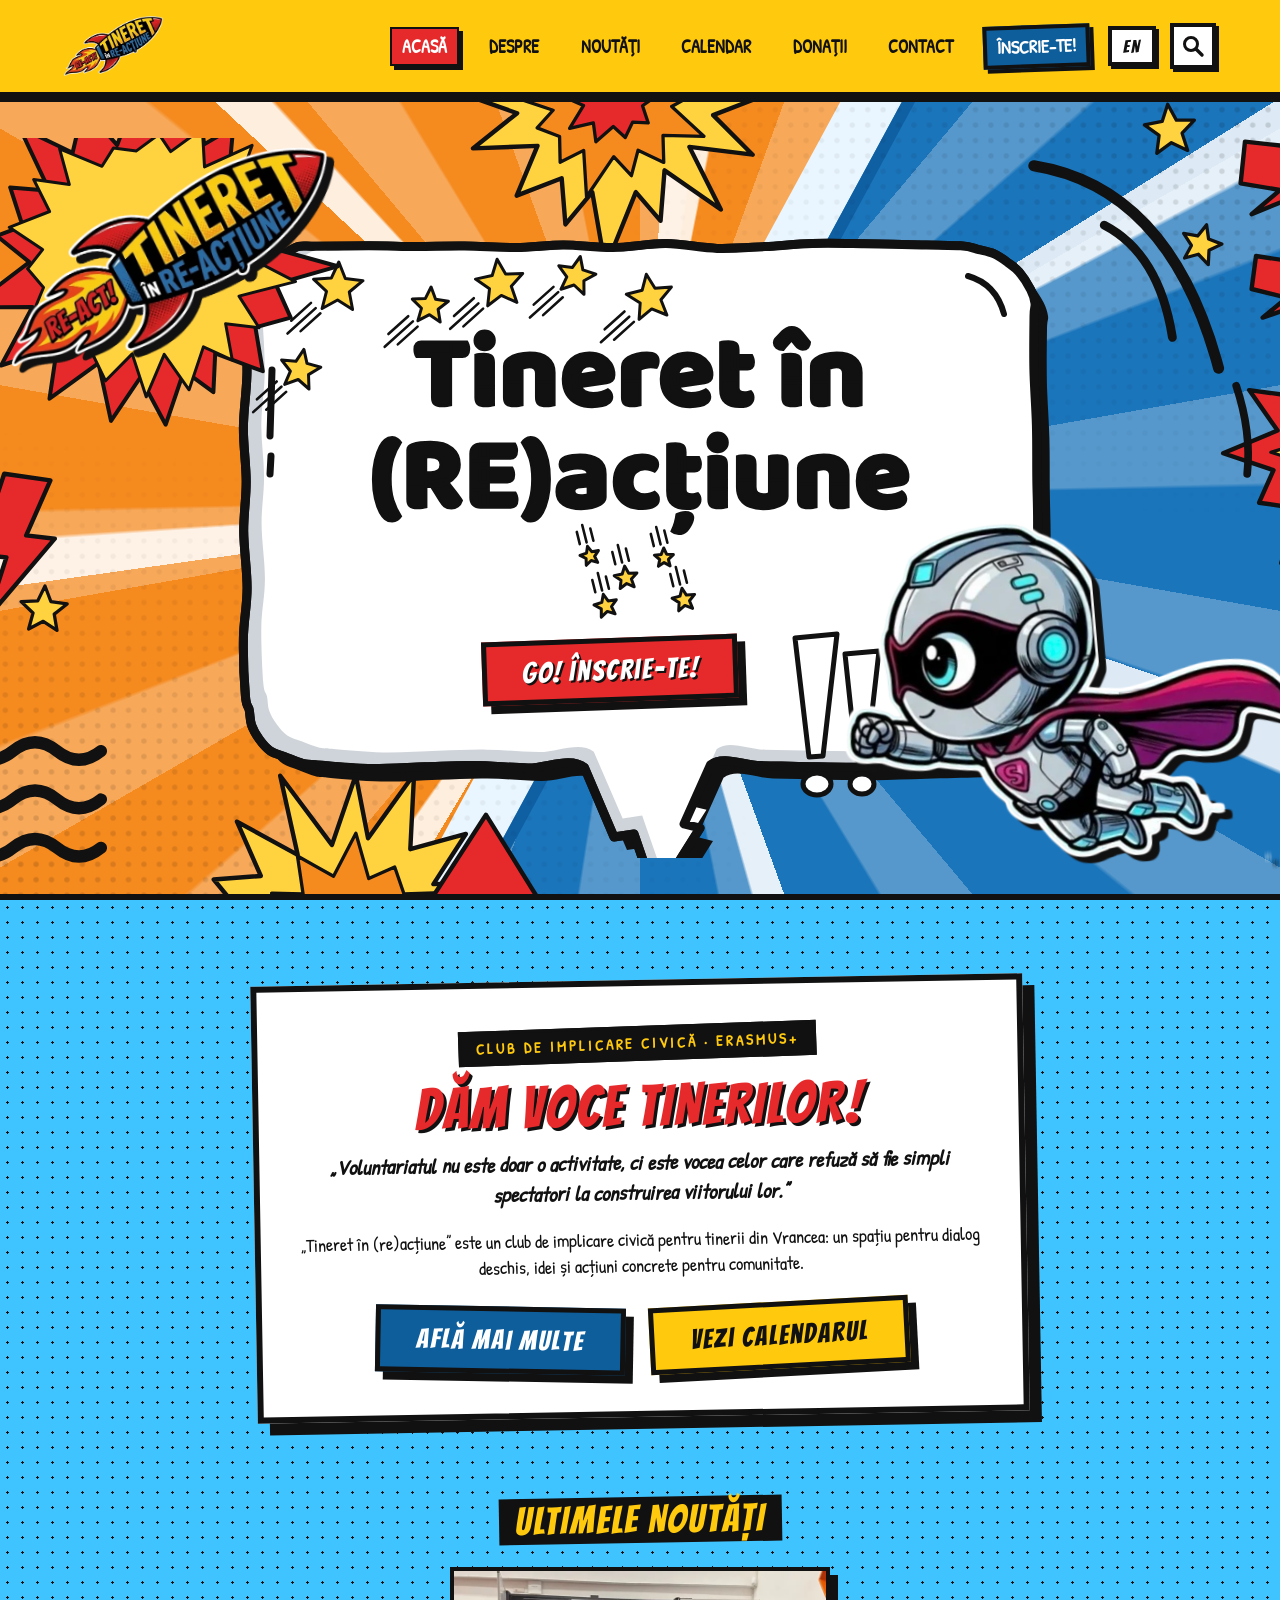
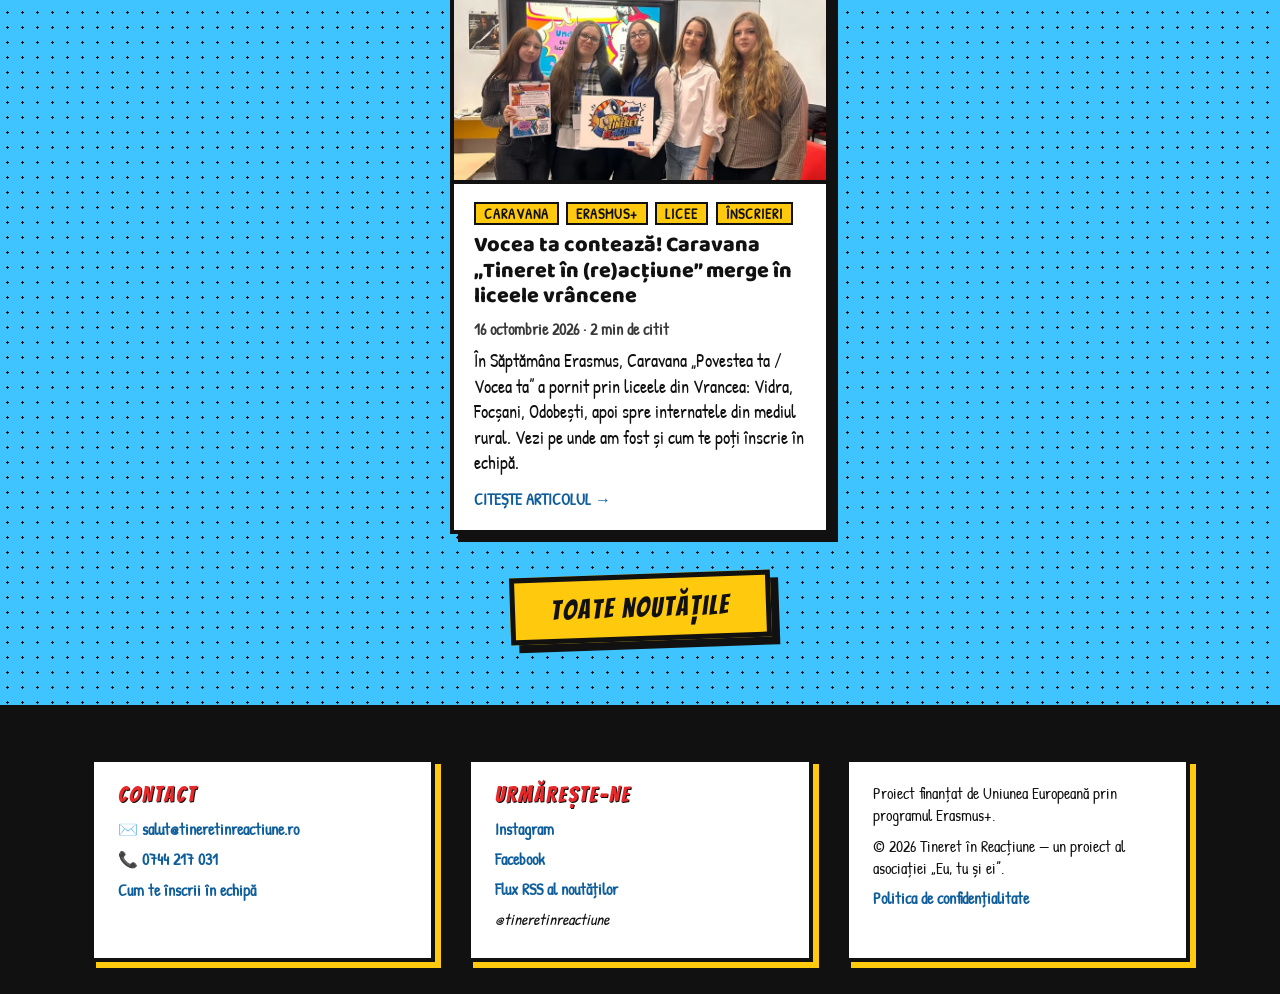
<file: index.html>
<!DOCTYPE html>
<html lang="ro">
<head>
    <meta charset="UTF-8">
    <meta name="viewport" content="width=device-width, initial-scale=1.0, viewport-fit=cover">
    <meta http-equiv="Content-Security-Policy" content="default-src 'self'; script-src 'self'; style-src 'self' 'unsafe-inline'; font-src 'self'; img-src 'self'; connect-src 'self' https://api.web3forms.com; object-src 'none'; base-uri 'self'; form-action 'self' mailto:; manifest-src 'self'; worker-src 'self'">
    <meta name="referrer" content="strict-origin-when-cross-origin">
    <title data-i18n="meta.title.index">Tineret în Reacțiune - Dăm Voce Tinerilor!</title>
    <meta name="description" content="Tineret în Reacțiune este un club de implicare civică pentru tinerii din Vrancea, finanțat prin programul Erasmus+. Alătură-te echipei și fă-ți vocea auzită!" data-i18n-attr="content:meta.desc.index">
    <link rel="canonical" href="https://tineretinreactiune.ro/">
    <meta property="og:type" content="website">
    <meta property="og:site_name" content="Tineret în Reacțiune">
    <meta property="og:locale" content="ro_RO">
    <meta property="og:url" content="https://tineretinreactiune.ro/">
    <meta property="og:title" content="Tineret în Reacțiune - Dăm Voce Tinerilor!">
    <meta property="og:description" content="Club de implicare civică pentru tinerii din Vrancea, finanțat prin programul Erasmus+.">
    <meta property="og:image" content="https://tineretinreactiune.ro/og-image.png">
    <meta property="og:image:width" content="1200">
    <meta property="og:image:height" content="630">
    <meta name="twitter:card" content="summary_large_image">
    <meta name="theme-color" content="#FFC90E">
    <link rel="manifest" href="manifest.webmanifest">
    <link rel="icon" type="image/png" href="favicon.png">
    <link rel="apple-touch-icon" href="apple-touch-icon.png">
    <link rel="alternate" type="application/rss+xml" title="Noutăți - Tineret în Reacțiune" href="https://tineretinreactiune.ro/feed.xml">
    <link rel="preload" href="fonts/baloo-2-800-latin.woff2" as="font" type="font/woff2" crossorigin>
    <link rel="preload" href="fonts/bangers-400-latin.woff2" as="font" type="font/woff2" crossorigin>
    <link rel="preload" href="logo-tineret.webp" as="image" type="image/webp">
    <link rel="stylesheet" href="style.css">
    <script src="lang-init.js"></script>
    <noscript><style>.comic-pop{opacity:1 !important;scale:none !important;rotate:none !important}</style></noscript>
    <script type="application/ld+json">
    {
        "@context": "https://schema.org",
        "@type": "WebSite",
        "name": "Tineret în Reacțiune",
        "alternateName": ["Tineret in Reactiune", "Tineret în (re)acțiune", "tineretinreactiune.ro"],
        "url": "https://tineretinreactiune.ro/",
        "inLanguage": "ro"
    }
    </script>
    <script type="application/ld+json">
    {
        "@context": "https://schema.org",
        "@type": "NGO",
        "name": "Tineret în Reacțiune",
        "alternateName": ["Tineret în (re)acțiune", "Tineret in Reactiune"],
        "description": "Club de implicare civică pentru tinerii din Vrancea, finanțat prin programul Erasmus+.",
        "url": "https://tineretinreactiune.ro/",
        "logo": "https://tineretinreactiune.ro/logo-tineret.png",
        "image": "https://tineretinreactiune.ro/og-image.png",
        "email": "salut@tineretinreactiune.ro",
        "telephone": "+40744217031",
        "address": {
            "@type": "PostalAddress",
            "addressLocality": "Focșani",
            "addressRegion": "Vrancea",
            "addressCountry": "RO"
        },
        "sameAs": [
            "https://instagram.com/tineretinreactiune",
            "https://facebook.com/tineretinreactiune"
        ],
        "parentOrganization": {
            "@type": "NGO",
            "name": "Asociația „Eu, tu și ei”",
            "taxID": "11721533"
        }
    }
    </script>
</head>
<body class="pop-art-bg" data-page="index">

    <a href="#main" class="skip-link" data-i18n="a11y.skip">Sari la conținut</a>

    <header class="pop-header" id="site-header"></header>

    <main id="main">
        <section class="hero-e" id="hero" aria-labelledby="hero-title">
            <div class="hero-bg" aria-hidden="true">
                <svg class="hero-layer" viewBox="0 0 1280 720" preserveAspectRatio="xMidYMid slice" aria-hidden="true" focusable="false"><rect width="1280" height="720" fill="#F58A1F"/><polygon points="850,0 1280,0 1280,720 460,720" fill="#1B75BB"/></svg>
                <div class="hero-rays"></div>
                <div class="hero-rays hero-rays--white"></div>
                <svg class="hero-layer" viewBox="0 0 1280 720" preserveAspectRatio="xMidYMid slice" aria-hidden="true" focusable="false"><defs><pattern id="dots" width="14" height="14" patternUnits="userSpaceOnUse"><circle cx="7" cy="7" r="2.4" fill="#111111"/></pattern><radialGradient id="fadeBL" cx="0" cy="1" r="0.6"><stop offset="0" stop-color="#fff"/><stop offset="1" stop-color="#fff" stop-opacity="0"/></radialGradient><mask id="maskBL"><rect width="1280" height="720" fill="url(#fadeBL)"/></mask><radialGradient id="fadeTR" cx="1" cy="0" r="0.55"><stop offset="0" stop-color="#fff"/><stop offset="1" stop-color="#fff" stop-opacity="0"/></radialGradient><mask id="maskTR"><rect width="1280" height="720" fill="url(#fadeTR)"/></mask></defs><polygon points="822,0 878,0 488,720 432,720" fill="#EAF6FF"/><polygon points="878,0 890,0 500,720 488,720" fill="#0F5FA3"/><rect width="1280" height="720" fill="url(#dots)" opacity="0.16" mask="url(#maskBL)"/><rect width="1280" height="720" fill="url(#dots)" opacity="0.16" mask="url(#maskTR)"/><polygon points="751.2,-5.3 706.5,11.9 742.4,47.9 684.9,40.8 713.5,97.7 662.3,62.2 658.7,108.1 636.2,81.9 608.6,150.5 596.6,82.0 572.2,111.2 568.8,69.3 527.9,85.1 546.8,39.9 488.1,42.2 528.3,10.2 477.0,-8.0 528.9,-21.4 472.5,-72.4 539.3,-58.6 520.3,-96.3 564.9,-75.2 557.1,-142.5 596.1,-96.3 619.7,-161.6 628.9,-86.7 673.5,-148.3 666.5,-84.6 701.9,-90.9 690.0,-58.3 727.1,-54.3 707.3,-22.2" fill="#FFD23F" stroke="#111111" stroke-width="4" stroke-linejoin="round"/><polygon points="690.0,-7.7 668.8,4.1 698.1,31.2 660.9,30.3 661.6,54.9 638.2,43.9 632.2,67.0 616.1,49.7 591.4,86.1 588.8,44.0 567.4,54.8 566.9,31.4 546.5,23.5 561.0,7.5 524.6,-4.7 559.6,-16.5 548.2,-38.7 571.6,-41.2 564.3,-69.1 588.1,-61.6 598.6,-90.2 613.3,-61.4 638.4,-96.6 637.9,-57.1 673.5,-73.9 659.7,-38.9 699.1,-45.6 670.4,-20.7" fill="#F58A1F" stroke="#111111" stroke-width="3" stroke-linejoin="round"/><polygon points="653.3,-4.5 642.3,3.4 647.5,19.0 633.3,18.3 626.6,32.3 615.7,22.2 599.9,36.1 597.6,19.0 576.0,23.9 588.6,3.2 571.7,-4.3 587.7,-14.5 577.9,-31.2 598.5,-30.4 600.2,-53.7 615.2,-36.8 625.7,-44.1 632.2,-28.0 653.7,-31.8 641.7,-14.3" fill="#E62A2B" stroke="#111111" stroke-width="3" stroke-linejoin="round"/><polygon points="1425.4,320.5 1379.1,339.2 1400.2,365.8 1366.4,373.1 1382.6,422.8 1336.2,396.2 1326.6,434.3 1299.2,404.6 1272.1,435.4 1264.1,395.4 1223.0,419.2 1236.7,369.1 1202.8,364.3 1215.9,334.7 1170.1,319.3 1219.6,298.6 1193.8,261.9 1242.7,268.5 1235.6,233.2 1264.8,245.2 1272.8,190.4 1305.1,234.7 1322.9,204.4 1337.7,246.7 1370.3,227.1 1370.5,264.9 1413.6,268.9 1380.3,301.3" fill="#E62A2B" stroke="#111111" stroke-width="4" stroke-linejoin="round"/><polygon points="1373.4,317.6 1355.8,334.5 1377.2,360.4 1341.2,356.0 1337.0,378.7 1315.0,373.0 1298.8,400.5 1289.9,368.9 1264.9,385.4 1265.6,354.9 1232.1,358.4 1250.8,330.1 1213.5,318.4 1252.4,306.9 1225.7,277.9 1262.9,278.5 1266.7,253.1 1287.4,269.8 1298.8,241.1 1315.4,263.1 1334.6,255.9 1340.7,278.9 1372.5,278.5 1356.9,305.6" fill="#FFD23F" stroke="#111111" stroke-width="3" stroke-linejoin="round"/><polygon points="535.7,759.9 472.3,780.0 497.7,813.2 461.7,816.6 478.6,862.0 432.7,846.1 434.0,908.3 394.1,857.2 384.0,931.0 356.2,863.5 327.0,888.4 320.9,843.2 275.0,865.8 292.5,818.0 222.4,829.0 282.4,785.6 218.7,759.6 282.4,743.1 252.5,706.8 295.3,703.6 273.6,654.2 328.8,684.4 312.9,612.5 359.9,675.4 381.6,611.9 392.8,669.3 434.6,611.2 431.2,679.3 481.7,665.4 452.2,711.0 518.3,709.1 476.9,746.0" fill="#FFD23F" stroke="#111111" stroke-width="4" stroke-linejoin="round"/><polygon points="477.0,763.9 442.2,778.7 448.2,804.7 419.7,807.4 423.6,843.3 394.5,826.9 378.9,847.4 359.0,826.2 335.5,832.7 331.2,810.6 301.4,810.9 317.8,780.1 287.5,767.7 314.2,746.8 305.1,719.3 333.7,719.8 328.6,685.5 361.4,703.9 381.7,664.8 393.4,706.0 417.0,695.5 425.4,719.8 453.0,719.1 435.5,749.2" fill="#F58A1F" stroke="#111111" stroke-width="3" stroke-linejoin="round"/><polygon points="452,722 500,648 546,722" fill="#E62A2B" stroke="#111111" stroke-width="4" stroke-linejoin="round"/><polygon points="62.0,338.0 104.0,344.0 82.0,394.0 108.0,397.0 46.0,470.0 64.0,414.0 38.0,411.0" fill="#E62A2B" stroke="#111111" stroke-width="4" stroke-linejoin="round"/><polygon points="1190.0,36.0 1262.0,44.0 1232.0,64.0 1270.0,72.0 1196.0,102.0 1222.0,80.0 1186.0,74.0" fill="#E62A2B" stroke="#111111" stroke-width="4" stroke-linejoin="round"/><polygon points="1200.0,140.0 1266.0,150.0 1240.0,164.0 1270.0,174.0 1206.0,196.0 1228.0,178.0 1196.0,170.0" fill="#E62A2B" stroke="#111111" stroke-width="4" stroke-linejoin="round"/><polygon points="0,392 44,432 6,446 30,506 0,500" fill="#E62A2B" stroke="#111111" stroke-width="4" stroke-linejoin="round"/><path d="M-10,590 q20,-16 40,0 t40,0 t40,0 t40,0" fill="none" stroke="#111111" stroke-width="11" stroke-linecap="round"/><path d="M-10,634 q20,-16 40,0 t40,0 t40,0 t40,0" fill="none" stroke="#111111" stroke-width="11" stroke-linecap="round"/><path d="M-10,678 q20,-16 40,0 t40,0 t40,0 t40,0" fill="none" stroke="#111111" stroke-width="11" stroke-linecap="round"/><g fill="none" stroke="#111111" stroke-linecap="round"><path d="M998,58 Q1122,78 1166,242" stroke-width="10"/><path d="M1062,112 Q1112,138 1124,214" stroke-width="8"/><path d="M1182,258 Q1196,300 1192,338" stroke-width="7"/></g><polygon points="20.2,310.1 26.7,322.1 40.4,322.1 31.0,332.0 35.2,345.0 22.8,339.2 11.8,347.2 13.5,333.6 2.5,325.6 15.9,323.1" fill="#FFD23F" stroke="#111111" stroke-width="3" stroke-linejoin="round"/><polygon points="99.1,440.0 104.4,454.1 119.2,456.3 107.5,465.6 110.0,480.4 97.5,472.1 84.2,479.1 88.2,464.6 77.4,454.2 92.5,453.5" fill="#FFD23F" stroke="#111111" stroke-width="3" stroke-linejoin="round"/><polygon points="13.7,531.6 20.8,540.7 32.3,538.8 25.8,548.4 31.2,558.8 20.0,555.6 11.8,563.8 11.4,552.2 1.0,547.0 11.9,543.1" fill="#FFD23F" stroke="#111111" stroke-width="3" stroke-linejoin="round"/><polygon points="1119.7,2.1 1127.6,16.5 1144.0,16.4 1132.8,28.4 1137.9,44.0 1123.1,37.0 1109.8,46.7 1111.9,30.4 1098.6,20.8 1114.7,17.7" fill="#FFD23F" stroke="#111111" stroke-width="3" stroke-linejoin="round"/><polygon points="1155.1,111.7 1156.9,124.6 1169.0,129.2 1157.3,134.8 1156.6,147.8 1147.6,138.4 1135.1,141.8 1141.3,130.4 1134.2,119.5 1147.0,121.8" fill="#FFD23F" stroke="#111111" stroke-width="3" stroke-linejoin="round"/><polygon points="1250.3,444.9 1251.0,455.8 1261.0,460.3 1250.9,464.5 1249.6,475.3 1242.6,466.9 1231.9,469.1 1237.6,459.8 1232.3,450.3 1242.9,453.0" fill="#FFD23F" stroke="#111111" stroke-width="3" stroke-linejoin="round"/></svg>
            </div>

            <div class="hero-stage">
                <div class="hero-bubble">
                    <svg class="hero-layer" viewBox="0 0 1280 720" aria-hidden="true" focusable="false"><path d="M316.8,108.3 C328.4,108.2 352.3,107.8 368.9,107.8 C385.5,107.8 400.5,108.4 416.4,108.5 C432.3,108.5 447.8,107.9 464.4,108.1 C481.1,108.2 500.0,109.7 516.4,109.5 C532.9,109.3 547.3,107.0 563.4,107.0 C579.4,107.0 595.9,109.8 613.0,109.6 C630.1,109.4 648.5,105.5 665.9,105.6 C683.2,105.8 700.5,109.9 717.0,110.4 C733.6,110.9 749.2,109.4 765.0,108.6 C780.9,107.8 795.7,106.0 812.1,105.5 C828.6,105.0 847.2,105.5 863.8,105.7 C880.4,105.9 895.6,106.3 911.7,106.7 C927.8,107.0 949.4,107.0 960.6,107.8 C971.7,108.6 973.1,110.2 978.7,111.6 C984.3,112.9 989.5,113.7 994.3,115.9 C999.2,118.0 1003.8,121.5 1007.9,124.6 C1012.0,127.6 1015.3,129.5 1019.1,134.0 C1022.8,138.4 1027.8,146.2 1030.5,151.3 C1033.1,156.5 1034.4,160.5 1035.0,165.1 C1035.6,169.6 1034.2,167.5 1034.0,178.6 C1033.9,189.7 1033.5,213.4 1033.9,231.5 C1034.3,249.5 1035.9,268.7 1036.4,286.9 C1036.9,305.1 1036.6,322.3 1036.8,340.6 C1037.0,358.8 1038.1,378.9 1037.4,396.7 C1036.6,414.4 1032.4,429.5 1032.4,447.1 C1032.4,464.6 1036.3,484.1 1037.1,502.1 C1038.0,520.2 1038.5,543.7 1037.5,555.5 C1036.5,567.2 1032.3,567.6 1031.0,572.7 C1029.6,577.8 1031.6,581.5 1029.3,586.0 C1027.0,590.6 1020.3,595.4 1017.1,600.0 C1014.0,604.6 1014.5,610.4 1010.3,613.6 C1006.2,616.9 997.8,617.8 992.3,619.6 C986.7,621.3 981.6,622.8 976.9,623.9 C972.3,625.0 975.2,625.7 964.5,626.3 C953.9,627.0 930.4,627.2 913.1,627.7 C895.8,628.2 878.1,629.0 861.0,629.2 C843.9,629.4 827.3,629.0 810.5,628.7 C793.7,628.5 776.9,627.9 760.2,627.6 C743.5,627.3 723.2,617.1 710.5,626.8 L684.0,686.0 L700.0,690.0 L656.0,760.0 L634.0,696.0 L614.0,699.0 L584.4,629.6 C570.1,618.1 546.3,630.4 528.0,630.0 C509.7,629.6 491.7,627.7 474.5,627.5 C457.3,627.2 442.6,628.2 424.8,628.7 C407.1,629.3 386.1,630.9 367.9,630.5 C349.7,630.2 326.4,627.6 315.5,626.7 C304.6,625.9 307.5,626.7 302.4,625.3 C297.3,624.0 290.1,620.7 284.7,618.7 C279.3,616.6 274.2,615.6 270.0,612.7 C265.8,609.8 262.5,605.7 259.4,601.4 C256.3,597.1 253.2,591.9 251.5,587.0 C249.8,582.1 250.2,576.8 249.2,571.9 C248.2,567.1 246.4,569.8 245.4,557.9 C244.4,546.0 243.1,518.4 243.4,500.5 C243.6,482.5 247.1,468.1 247.1,450.2 C247.2,432.4 243.8,411.0 243.7,393.2 C243.6,375.4 246.3,360.7 246.2,343.4 C246.2,326.2 243.3,308.0 243.4,289.8 C243.5,271.6 246.8,252.9 247.0,234.3 C247.2,215.6 245.0,189.3 244.6,177.9 C244.2,166.6 243.4,171.1 244.4,166.4 C245.4,161.7 248.3,154.8 250.8,149.8 C253.3,144.9 255.8,141.3 259.4,136.8 C263.1,132.3 268.5,126.1 272.6,122.6 C276.7,119.2 279.7,118.6 284.1,116.3 C288.4,113.9 293.3,109.7 298.7,108.4 C304.2,107.1 305.1,108.4 316.8,108.3 Z" fill="#111111" transform="translate(13,13)"/><path d="M316.8,108.3 C328.4,108.2 352.3,107.8 368.9,107.8 C385.5,107.8 400.5,108.4 416.4,108.5 C432.3,108.5 447.8,107.9 464.4,108.1 C481.1,108.2 500.0,109.7 516.4,109.5 C532.9,109.3 547.3,107.0 563.4,107.0 C579.4,107.0 595.9,109.8 613.0,109.6 C630.1,109.4 648.5,105.5 665.9,105.6 C683.2,105.8 700.5,109.9 717.0,110.4 C733.6,110.9 749.2,109.4 765.0,108.6 C780.9,107.8 795.7,106.0 812.1,105.5 C828.6,105.0 847.2,105.5 863.8,105.7 C880.4,105.9 895.6,106.3 911.7,106.7 C927.8,107.0 949.4,107.0 960.6,107.8 C971.7,108.6 973.1,110.2 978.7,111.6 C984.3,112.9 989.5,113.7 994.3,115.9 C999.2,118.0 1003.8,121.5 1007.9,124.6 C1012.0,127.6 1015.3,129.5 1019.1,134.0 C1022.8,138.4 1027.8,146.2 1030.5,151.3 C1033.1,156.5 1034.4,160.5 1035.0,165.1 C1035.6,169.6 1034.2,167.5 1034.0,178.6 C1033.9,189.7 1033.5,213.4 1033.9,231.5 C1034.3,249.5 1035.9,268.7 1036.4,286.9 C1036.9,305.1 1036.6,322.3 1036.8,340.6 C1037.0,358.8 1038.1,378.9 1037.4,396.7 C1036.6,414.4 1032.4,429.5 1032.4,447.1 C1032.4,464.6 1036.3,484.1 1037.1,502.1 C1038.0,520.2 1038.5,543.7 1037.5,555.5 C1036.5,567.2 1032.3,567.6 1031.0,572.7 C1029.6,577.8 1031.6,581.5 1029.3,586.0 C1027.0,590.6 1020.3,595.4 1017.1,600.0 C1014.0,604.6 1014.5,610.4 1010.3,613.6 C1006.2,616.9 997.8,617.8 992.3,619.6 C986.7,621.3 981.6,622.8 976.9,623.9 C972.3,625.0 975.2,625.7 964.5,626.3 C953.9,627.0 930.4,627.2 913.1,627.7 C895.8,628.2 878.1,629.0 861.0,629.2 C843.9,629.4 827.3,629.0 810.5,628.7 C793.7,628.5 776.9,627.9 760.2,627.6 C743.5,627.3 723.2,617.1 710.5,626.8 L684.0,686.0 L700.0,690.0 L656.0,760.0 L634.0,696.0 L614.0,699.0 L584.4,629.6 C570.1,618.1 546.3,630.4 528.0,630.0 C509.7,629.6 491.7,627.7 474.5,627.5 C457.3,627.2 442.6,628.2 424.8,628.7 C407.1,629.3 386.1,630.9 367.9,630.5 C349.7,630.2 326.4,627.6 315.5,626.7 C304.6,625.9 307.5,626.7 302.4,625.3 C297.3,624.0 290.1,620.7 284.7,618.7 C279.3,616.6 274.2,615.6 270.0,612.7 C265.8,609.8 262.5,605.7 259.4,601.4 C256.3,597.1 253.2,591.9 251.5,587.0 C249.8,582.1 250.2,576.8 249.2,571.9 C248.2,567.1 246.4,569.8 245.4,557.9 C244.4,546.0 243.1,518.4 243.4,500.5 C243.6,482.5 247.1,468.1 247.1,450.2 C247.2,432.4 243.8,411.0 243.7,393.2 C243.6,375.4 246.3,360.7 246.2,343.4 C246.2,326.2 243.3,308.0 243.4,289.8 C243.5,271.6 246.8,252.9 247.0,234.3 C247.2,215.6 245.0,189.3 244.6,177.9 C244.2,166.6 243.4,171.1 244.4,166.4 C245.4,161.7 248.3,154.8 250.8,149.8 C253.3,144.9 255.8,141.3 259.4,136.8 C263.1,132.3 268.5,126.1 272.6,122.6 C276.7,119.2 279.7,118.6 284.1,116.3 C288.4,113.9 293.3,109.7 298.7,108.4 C304.2,107.1 305.1,108.4 316.8,108.3 Z" fill="#CFD4DA" stroke="#111111" stroke-width="9" stroke-linejoin="round"/><path d="M316.8,108.3 C328.4,108.2 352.3,107.8 368.9,107.8 C385.5,107.8 400.5,108.4 416.4,108.5 C432.3,108.5 447.8,107.9 464.4,108.1 C481.1,108.2 500.0,109.7 516.4,109.5 C532.9,109.3 547.3,107.0 563.4,107.0 C579.4,107.0 595.9,109.8 613.0,109.6 C630.1,109.4 648.5,105.5 665.9,105.6 C683.2,105.8 700.5,109.9 717.0,110.4 C733.6,110.9 749.2,109.4 765.0,108.6 C780.9,107.8 795.7,106.0 812.1,105.5 C828.6,105.0 847.2,105.5 863.8,105.7 C880.4,105.9 895.6,106.3 911.7,106.7 C927.8,107.0 949.4,107.0 960.6,107.8 C971.7,108.6 973.1,110.2 978.7,111.6 C984.3,112.9 989.5,113.7 994.3,115.9 C999.2,118.0 1003.8,121.5 1007.9,124.6 C1012.0,127.6 1015.3,129.5 1019.1,134.0 C1022.8,138.4 1027.8,146.2 1030.5,151.3 C1033.1,156.5 1034.4,160.5 1035.0,165.1 C1035.6,169.6 1034.2,167.5 1034.0,178.6 C1033.9,189.7 1033.5,213.4 1033.9,231.5 C1034.3,249.5 1035.9,268.7 1036.4,286.9 C1036.9,305.1 1036.6,322.3 1036.8,340.6 C1037.0,358.8 1038.1,378.9 1037.4,396.7 C1036.6,414.4 1032.4,429.5 1032.4,447.1 C1032.4,464.6 1036.3,484.1 1037.1,502.1 C1038.0,520.2 1038.5,543.7 1037.5,555.5 C1036.5,567.2 1032.3,567.6 1031.0,572.7 C1029.6,577.8 1031.6,581.5 1029.3,586.0 C1027.0,590.6 1020.3,595.4 1017.1,600.0 C1014.0,604.6 1014.5,610.4 1010.3,613.6 C1006.2,616.9 997.8,617.8 992.3,619.6 C986.7,621.3 981.6,622.8 976.9,623.9 C972.3,625.0 975.2,625.7 964.5,626.3 C953.9,627.0 930.4,627.2 913.1,627.7 C895.8,628.2 878.1,629.0 861.0,629.2 C843.9,629.4 827.3,629.0 810.5,628.7 C793.7,628.5 776.9,627.9 760.2,627.6 C743.5,627.3 723.2,617.1 710.5,626.8 L684.0,686.0 L700.0,690.0 L656.0,760.0 L634.0,696.0 L614.0,699.0 L584.4,629.6 C570.1,618.1 546.3,630.4 528.0,630.0 C509.7,629.6 491.7,627.7 474.5,627.5 C457.3,627.2 442.6,628.2 424.8,628.7 C407.1,629.3 386.1,630.9 367.9,630.5 C349.7,630.2 326.4,627.6 315.5,626.7 C304.6,625.9 307.5,626.7 302.4,625.3 C297.3,624.0 290.1,620.7 284.7,618.7 C279.3,616.6 274.2,615.6 270.0,612.7 C265.8,609.8 262.5,605.7 259.4,601.4 C256.3,597.1 253.2,591.9 251.5,587.0 C249.8,582.1 250.2,576.8 249.2,571.9 C248.2,567.1 246.4,569.8 245.4,557.9 C244.4,546.0 243.1,518.4 243.4,500.5 C243.6,482.5 247.1,468.1 247.1,450.2 C247.2,432.4 243.8,411.0 243.7,393.2 C243.6,375.4 246.3,360.7 246.2,343.4 C246.2,326.2 243.3,308.0 243.4,289.8 C243.5,271.6 246.8,252.9 247.0,234.3 C247.2,215.6 245.0,189.3 244.6,177.9 C244.2,166.6 243.4,171.1 244.4,166.4 C245.4,161.7 248.3,154.8 250.8,149.8 C253.3,144.9 255.8,141.3 259.4,136.8 C263.1,132.3 268.5,126.1 272.6,122.6 C276.7,119.2 279.7,118.6 284.1,116.3 C288.4,113.9 293.3,109.7 298.7,108.4 C304.2,107.1 305.1,108.4 316.8,108.3 Z" fill="#FFFFFF" transform="translate(8,-6) translate(640,368) scale(0.975 0.962) translate(-640,-368)"/><path d="M316.8,108.3 C328.4,108.2 352.3,107.8 368.9,107.8 C385.5,107.8 400.5,108.4 416.4,108.5 C432.3,108.5 447.8,107.9 464.4,108.1 C481.1,108.2 500.0,109.7 516.4,109.5 C532.9,109.3 547.3,107.0 563.4,107.0 C579.4,107.0 595.9,109.8 613.0,109.6 C630.1,109.4 648.5,105.5 665.9,105.6 C683.2,105.8 700.5,109.9 717.0,110.4 C733.6,110.9 749.2,109.4 765.0,108.6 C780.9,107.8 795.7,106.0 812.1,105.5 C828.6,105.0 847.2,105.5 863.8,105.7 C880.4,105.9 895.6,106.3 911.7,106.7 C927.8,107.0 949.4,107.0 960.6,107.8 C971.7,108.6 973.1,110.2 978.7,111.6 C984.3,112.9 989.5,113.7 994.3,115.9 C999.2,118.0 1003.8,121.5 1007.9,124.6 C1012.0,127.6 1015.3,129.5 1019.1,134.0 C1022.8,138.4 1027.8,146.2 1030.5,151.3 C1033.1,156.5 1034.4,160.5 1035.0,165.1 C1035.6,169.6 1034.2,167.5 1034.0,178.6 C1033.9,189.7 1033.5,213.4 1033.9,231.5 C1034.3,249.5 1035.9,268.7 1036.4,286.9 C1036.9,305.1 1036.6,322.3 1036.8,340.6 C1037.0,358.8 1038.1,378.9 1037.4,396.7 C1036.6,414.4 1032.4,429.5 1032.4,447.1 C1032.4,464.6 1036.3,484.1 1037.1,502.1 C1038.0,520.2 1038.5,543.7 1037.5,555.5 C1036.5,567.2 1032.3,567.6 1031.0,572.7 C1029.6,577.8 1031.6,581.5 1029.3,586.0 C1027.0,590.6 1020.3,595.4 1017.1,600.0 C1014.0,604.6 1014.5,610.4 1010.3,613.6 C1006.2,616.9 997.8,617.8 992.3,619.6 C986.7,621.3 981.6,622.8 976.9,623.9 C972.3,625.0 975.2,625.7 964.5,626.3 C953.9,627.0 930.4,627.2 913.1,627.7 C895.8,628.2 878.1,629.0 861.0,629.2 C843.9,629.4 827.3,629.0 810.5,628.7 C793.7,628.5 776.9,627.9 760.2,627.6 C743.5,627.3 723.2,617.1 710.5,626.8 L684.0,686.0 L700.0,690.0 L656.0,760.0 L634.0,696.0 L614.0,699.0 L584.4,629.6 C570.1,618.1 546.3,630.4 528.0,630.0 C509.7,629.6 491.7,627.7 474.5,627.5 C457.3,627.2 442.6,628.2 424.8,628.7 C407.1,629.3 386.1,630.9 367.9,630.5 C349.7,630.2 326.4,627.6 315.5,626.7 C304.6,625.9 307.5,626.7 302.4,625.3 C297.3,624.0 290.1,620.7 284.7,618.7 C279.3,616.6 274.2,615.6 270.0,612.7 C265.8,609.8 262.5,605.7 259.4,601.4 C256.3,597.1 253.2,591.9 251.5,587.0 C249.8,582.1 250.2,576.8 249.2,571.9 C248.2,567.1 246.4,569.8 245.4,557.9 C244.4,546.0 243.1,518.4 243.4,500.5 C243.6,482.5 247.1,468.1 247.1,450.2 C247.2,432.4 243.8,411.0 243.7,393.2 C243.6,375.4 246.3,360.7 246.2,343.4 C246.2,326.2 243.3,308.0 243.4,289.8 C243.5,271.6 246.8,252.9 247.0,234.3 C247.2,215.6 245.0,189.3 244.6,177.9 C244.2,166.6 243.4,171.1 244.4,166.4 C245.4,161.7 248.3,154.8 250.8,149.8 C253.3,144.9 255.8,141.3 259.4,136.8 C263.1,132.3 268.5,126.1 272.6,122.6 C276.7,119.2 279.7,118.6 284.1,116.3 C288.4,113.9 293.3,109.7 298.7,108.4 C304.2,107.1 305.1,108.4 316.8,108.3 Z" fill="none" stroke="#111111" stroke-width="9" stroke-linejoin="round"/><g stroke="#111111" stroke-linecap="round"><line x1="272" y1="232" x2="270" y2="298" stroke-width="7"/><line x1="271" y1="318" x2="270" y2="336" stroke-width="7"/><path d="M968,138 Q996,146 1004,176" fill="none" stroke-width="6"/></g><g class="twinkle star-up" style="--i:0"><g stroke="#111111" stroke-width="2.6" stroke-linecap="round"><line x1="311.0" y1="164.9" x2="291.2" y2="182.7"/><line x1="315.7" y1="170.1" x2="287.5" y2="195.5"/><line x1="320.4" y1="175.3" x2="300.6" y2="193.1"/></g><polygon points="338.8,124.0 345.3,140.5 363.0,142.7 349.3,154.0 352.6,171.5 337.6,162.0 322.1,170.5 326.5,153.3 313.5,141.2 331.3,140.1" fill="#FFD23F" stroke="#111111" stroke-width="3" stroke-linejoin="round"/></g><g class="twinkle star-up" style="--i:1"><g stroke="#111111" stroke-width="2.6" stroke-linecap="round"><line x1="276.7" y1="243.5" x2="257.0" y2="261.3"/><line x1="281.4" y1="248.7" x2="253.2" y2="274.1"/><line x1="286.1" y1="253.9" x2="266.3" y2="271.7"/></g><polygon points="303.9,211.4 307.0,225.4 320.8,229.3 308.5,236.6 309.0,251.0 298.2,241.5 284.7,246.4 290.4,233.2 281.6,222.0 295.9,223.3" fill="#FFD23F" stroke="#111111" stroke-width="3" stroke-linejoin="round"/></g><g class="twinkle star-up" style="--i:2"><g stroke="#111111" stroke-width="2.6" stroke-linecap="round"><line x1="408.2" y1="178.2" x2="388.4" y2="196.0"/><line x1="412.9" y1="183.4" x2="384.7" y2="208.8"/><line x1="417.6" y1="188.6" x2="397.8" y2="206.4"/></g><polygon points="431.1,149.0 435.6,161.2 448.4,163.2 438.1,171.2 440.2,184.0 429.5,176.7 417.9,182.7 421.5,170.2 412.3,161.1 425.3,160.6" fill="#FFD23F" stroke="#111111" stroke-width="3" stroke-linejoin="round"/></g><g class="twinkle star-up" style="--i:3"><g stroke="#111111" stroke-width="2.6" stroke-linecap="round"><line x1="473.8" y1="160.2" x2="454.0" y2="178.0"/><line x1="478.4" y1="165.4" x2="450.2" y2="190.8"/><line x1="483.1" y1="170.6" x2="463.4" y2="188.4"/></g><polygon points="497.1,121.2 505.6,136.0 522.7,135.6 511.3,148.3 516.9,164.4 501.3,157.4 487.7,167.8 489.5,150.8 475.5,141.1 492.2,137.5" fill="#FFD23F" stroke="#111111" stroke-width="3" stroke-linejoin="round"/></g><g class="twinkle star-up" style="--i:4"><g stroke="#111111" stroke-width="2.6" stroke-linecap="round"><line x1="553.5" y1="148.9" x2="533.7" y2="166.6"/><line x1="558.2" y1="154.1" x2="529.9" y2="179.5"/><line x1="562.8" y1="159.3" x2="543.1" y2="177.1"/></g><polygon points="580.3,118.5 582.9,131.9 595.9,136.1 583.9,142.7 584.0,156.3 574.0,147.0 561.0,151.2 566.8,138.9 558.8,127.8 572.3,129.6" fill="#FFD23F" stroke="#111111" stroke-width="3" stroke-linejoin="round"/></g><g class="twinkle star-up" style="--i:5"><g stroke="#111111" stroke-width="2.6" stroke-linecap="round"><line x1="624.5" y1="173.5" x2="604.7" y2="191.3"/><line x1="629.2" y1="178.7" x2="600.9" y2="204.2"/><line x1="633.9" y1="183.9" x2="614.1" y2="201.7"/></g><polygon points="646.3,136.3 655.0,150.2 671.4,149.1 660.9,161.7 666.9,177.0 651.7,170.9 639.1,181.4 640.2,165.0 626.3,156.2 642.2,152.2" fill="#FFD23F" stroke="#111111" stroke-width="3" stroke-linejoin="round"/></g><g class="twinkle star-down" style="--i:6"><g stroke="#111111" stroke-width="2.6" stroke-linecap="round"><line x1="593.4" y1="402.7" x2="590.3" y2="390.5"/><line x1="586.6" y1="404.4" x2="582.2" y2="387.0"/><line x1="579.8" y1="406.1" x2="576.8" y2="393.9"/></g><polygon points="587.5,408.3 591.7,413.7 598.4,412.6 594.6,418.3 597.7,424.4 591.2,422.5 586.3,427.3 586.1,420.5 580.0,417.4 586.5,415.1" fill="#FFD23F" stroke="#111111" stroke-width="3" stroke-linejoin="round"/></g><g class="twinkle star-down" style="--i:7"><g stroke="#111111" stroke-width="2.6" stroke-linecap="round"><line x1="628.9" y1="422.8" x2="625.9" y2="410.6"/><line x1="622.1" y1="424.5" x2="617.8" y2="407.0"/><line x1="615.3" y1="426.2" x2="612.3" y2="414.0"/></g><polygon points="624.6,428.1 628.7,435.2 636.9,434.9 631.4,441.1 634.2,448.8 626.7,445.5 620.2,450.5 621.0,442.3 614.2,437.7 622.2,436.0" fill="#FFD23F" stroke="#111111" stroke-width="3" stroke-linejoin="round"/></g><g class="twinkle star-down" style="--i:8"><g stroke="#111111" stroke-width="2.6" stroke-linecap="round"><line x1="667.4" y1="404.7" x2="664.3" y2="392.5"/><line x1="660.6" y1="406.4" x2="656.2" y2="389.0"/><line x1="653.8" y1="408.1" x2="650.8" y2="395.9"/></g><polygon points="663.7,410.0 666.6,416.2 673.4,416.6 668.4,421.3 670.1,427.9 664.1,424.6 658.4,428.3 659.7,421.5 654.4,417.2 661.2,416.4" fill="#FFD23F" stroke="#111111" stroke-width="3" stroke-linejoin="round"/></g><g class="twinkle star-down" style="--i:9"><g stroke="#111111" stroke-width="2.6" stroke-linecap="round"><line x1="608.9" y1="450.8" x2="605.9" y2="438.6"/><line x1="602.1" y1="452.5" x2="597.8" y2="435.0"/><line x1="595.3" y1="454.2" x2="592.3" y2="442.0"/></g><polygon points="603.3,456.3 608.1,462.9 616.3,461.8 611.5,468.5 615.1,475.8 607.3,473.4 601.3,479.1 601.3,470.9 594.0,467.0 601.8,464.4" fill="#FFD23F" stroke="#111111" stroke-width="3" stroke-linejoin="round"/></g><g class="twinkle star-down" style="--i:10"><g stroke="#111111" stroke-width="2.6" stroke-linecap="round"><line x1="686.9" y1="444.8" x2="683.9" y2="432.6"/><line x1="680.1" y1="446.5" x2="675.8" y2="429.0"/><line x1="673.3" y1="448.2" x2="670.3" y2="436.0"/></g><polygon points="682.0,450.2 686.4,457.1 694.6,456.4 689.5,462.8 692.6,470.4 684.9,467.4 678.7,472.8 679.1,464.6 672.1,460.3 680.0,458.1" fill="#FFD23F" stroke="#111111" stroke-width="3" stroke-linejoin="round"/></g></svg>
                    <h1 id="hero-title" class="hero-title">Tineret în<br>(RE)acțiune</h1>
                </div>

                <div class="hero-cta-wrap">
                    <a href="inscriere.html" class="btn hero-cta" data-signup><span data-i18n="hero.cta">GO! Înscrie-te!</span> <span class="sr-only" data-i18n="a11y.newTab">(se deschide într-o filă nouă)</span></a>
                </div>

                <div class="hero-badge" id="heroBadge">
                    <svg class="hero-layer" viewBox="0 0 1280 720" aria-hidden="true" focusable="false"><polygon points="337.7,128.3 275.7,146.1 290.7,179.6 255.4,189.4 262.8,233.2 215.2,215.3 213.4,254.2 184.0,232.7 165.7,286.7 140.3,239.5 111.0,282.8 98.5,225.1 49.5,260.7 57.1,209.1 1.1,227.5 32.4,169.0 -29.8,169.3 29.4,124.1 -3.4,97.8 22.7,88.2 10.2,49.4 49.5,52.8 19.3,-11.0 72.6,14.8 83.3,-31.2 117.2,7.1 140.9,-58.3 157.1,-13.9 197.2,-43.5 204.2,6.4 233.2,-10.8 229.4,31.9 289.7,20.4 261.8,61.6 296.9,74.6 279.8,112.2" fill="#E62A2B" stroke="#111111" stroke-width="4" stroke-linejoin="round"/><polygon points="295.5,143.6 239.0,158.1 259.1,189.7 225.6,185.7 232.3,222.0 203.4,208.9 189.1,251.8 164.2,216.3 146.2,258.8 132.2,215.9 105.6,242.8 89.4,209.5 53.4,218.7 67.1,183.9 30.2,181.7 43.5,149.5 27.6,130.7 42.6,111.6 9.3,89.3 49.6,73.5 33.7,41.5 69.3,46.5 59.6,10.8 102.0,28.3 113.4,10.1 136.4,12.9 159.0,-3.8 170.7,13.6 202.4,-9.5 204.5,28.9 252.1,7.4 235.7,54.1 279.2,42.3 251.2,87.4 271.7,99.8 247.5,118.8" fill="#FFD23F" stroke="#111111" stroke-width="3" stroke-linejoin="round"/></svg>
                    <img src="logo-tineret.webp" alt="Logo Tineret în Reacțiune" class="hero-logo" width="720" height="435" fetchpriority="high" data-i18n-attr="alt:hero.logoAlt">
                </div>

                <div class="hero-bangs"><svg class="hero-layer" viewBox="0 0 1280 720" aria-hidden="true" focusable="false"><g fill="#FFFFFF" stroke="#111111" stroke-width="5" stroke-linejoin="round"><polygon points="795,500 837,496 823,618 809,619"/><polygon points="845,516 879,513 867,618 856,619"/><ellipse cx="817" cy="646" rx="14" ry="11"/><ellipse cx="862" cy="646" rx="12" ry="10"/></g></svg></div>

                <button type="button" class="hero-spark" id="heroSpark" aria-label="Spark, mascota noastră: apasă pentru un sfat" data-i18n-attr="aria-label:hero.sparkLabel">
                    <img src="spark2.webp" alt="" width="550" height="454">
                </button>
                <p class="spark-tip" id="sparkTip" role="status" aria-live="polite"></p>
            </div>
        </section>

        <section class="home-intro" aria-labelledby="intro-title">
            <div class="intro-card comic-pop">
                <p class="hero-kicker" data-i18n="intro.kicker">Club de implicare civică · Erasmus+</p>
                <h2 id="intro-title" data-i18n="intro.title">Dăm voce tinerilor!</h2>
                <blockquote class="quote" data-i18n="intro.quote">„Voluntariatul nu este doar o activitate, ci este vocea celor care refuză să fie simpli spectatori la construirea viitorului lor.”</blockquote>
                <p class="inner-text" data-i18n="intro.text">„Tineret în (re)acțiune” este un club de implicare civică pentru tinerii din Vrancea: un spațiu pentru dialog deschis, idei și acțiuni concrete pentru comunitate.</p>
                <div class="intro-actions">
                    <a href="despre.html" class="btn" data-i18n="intro.more">Află mai multe</a>
                    <a href="calendar.html" class="btn btn-alt" data-i18n="intro.calendar">Vezi calendarul</a>
                </div>
            </div>

            <aside class="next-event comic-pop" id="nextEvent" hidden aria-labelledby="nextEventTitle"></aside>
        </section>

        <!-- NOUTATI:START -->
        <section class="home-news" aria-labelledby="news-title">
            <h2 id="news-title" class="section-tag comic-pop" data-i18n="news.latest">Ultimele noutăți</h2>
            <div class="post-grid post-grid--home">
                <article class="post-card comic-pop" data-tags="caravana erasmus licee inscrieri">
                    <a class="post-card-cover" href="noutati/caravana-povestea-ta-vocea-ta.html" tabindex="-1" aria-hidden="true"><img class="cover-photo" src="noutati/img/caravana-povestea-ta-vocea-ta/caravana-grup-sm.webp" alt="Cinci tinere zâmbesc într-o sală de clasă; una dintre ele ține logo-ul Tineret în (re)acțiune." width="800" height="705" loading="lazy" decoding="async" style="object-position:50% 18%"></a>
                    <div class="post-card-body">
                        <ul class="post-tags post-tags--card" aria-label="Etichete" data-i18n-attr="aria-label:news.tags"><li><a class="tag" href="noutati.html?eticheta=caravana"><span data-en="Caravan">Caravana</span></a></li><li><a class="tag" href="noutati.html?eticheta=erasmus"><span data-en="Erasmus+">Erasmus+</span></a></li><li><a class="tag" href="noutati.html?eticheta=licee"><span data-en="High schools">Licee</span></a></li><li><a class="tag" href="noutati.html?eticheta=inscrieri"><span data-en="Sign-ups">Înscrieri</span></a></li></ul>
                        <h3 class="post-card-title"><a href="noutati/caravana-povestea-ta-vocea-ta.html">Vocea ta contează! Caravana „Tineret în (re)acțiune” merge în liceele vrâncene</a></h3>
                        <p class="post-card-meta"><time datetime="2026-10-16" data-format="long">16 octombrie 2026</time> · 2 <span data-i18n="post.minRead">min de citit</span></p>
                        <p class="post-card-excerpt">În Săptămâna Erasmus, Caravana „Povestea ta / Vocea ta” a pornit prin liceele din Vrancea: Vidra, Focșani, Odobești, apoi spre internatele din mediul rural. Vezi pe unde am fost și cum te poți înscrie în echipă.</p>
                        <a class="post-card-more" href="noutati/caravana-povestea-ta-vocea-ta.html" aria-hidden="true" tabindex="-1"><span data-i18n="news.readMore">Citește articolul</span> →</a>
                    </div>
                </article>
            </div>
            <div class="home-news-more comic-pop"><a href="noutati.html" class="btn btn-alt" data-i18n="news.seeAll">Toate noutățile</a></div>
        </section>
        <!-- NOUTATI:END -->

        <section class="impact" id="impact" hidden aria-labelledby="impact-title">
            <h2 id="impact-title" class="impact-title comic-pop" data-i18n="impact.title">Impactul nostru</h2>
            <ul class="impact-grid">
                <li class="impact-item comic-pop" data-impact="tineri">
                    <span class="impact-num">0</span>
                    <span class="impact-label" data-i18n="impact.tineri">tineri implicați</span>
                </li>
                <li class="impact-item comic-pop" data-impact="evenimente" style="transition-delay:0.1s">
                    <span class="impact-num">0</span>
                    <span class="impact-label" data-i18n="impact.evenimente">evenimente organizate</span>
                </li>
                <li class="impact-item comic-pop" data-impact="ore" style="transition-delay:0.2s">
                    <span class="impact-num">0</span>
                    <span class="impact-label" data-i18n="impact.ore">ore de voluntariat</span>
                </li>
            </ul>
        </section>
    </main>

    <footer class="pop-footer" id="site-footer"></footer>

    <script src="site-data.js"></script>
    <script src="i18n.js"></script>
    <script src="shared.js"></script>
    <script src="animations.js"></script>
    <script src="calendar.js"></script>
    <script src="search.js"></script>
    <script src="spark.js"></script>
</body>
</html>
</file>
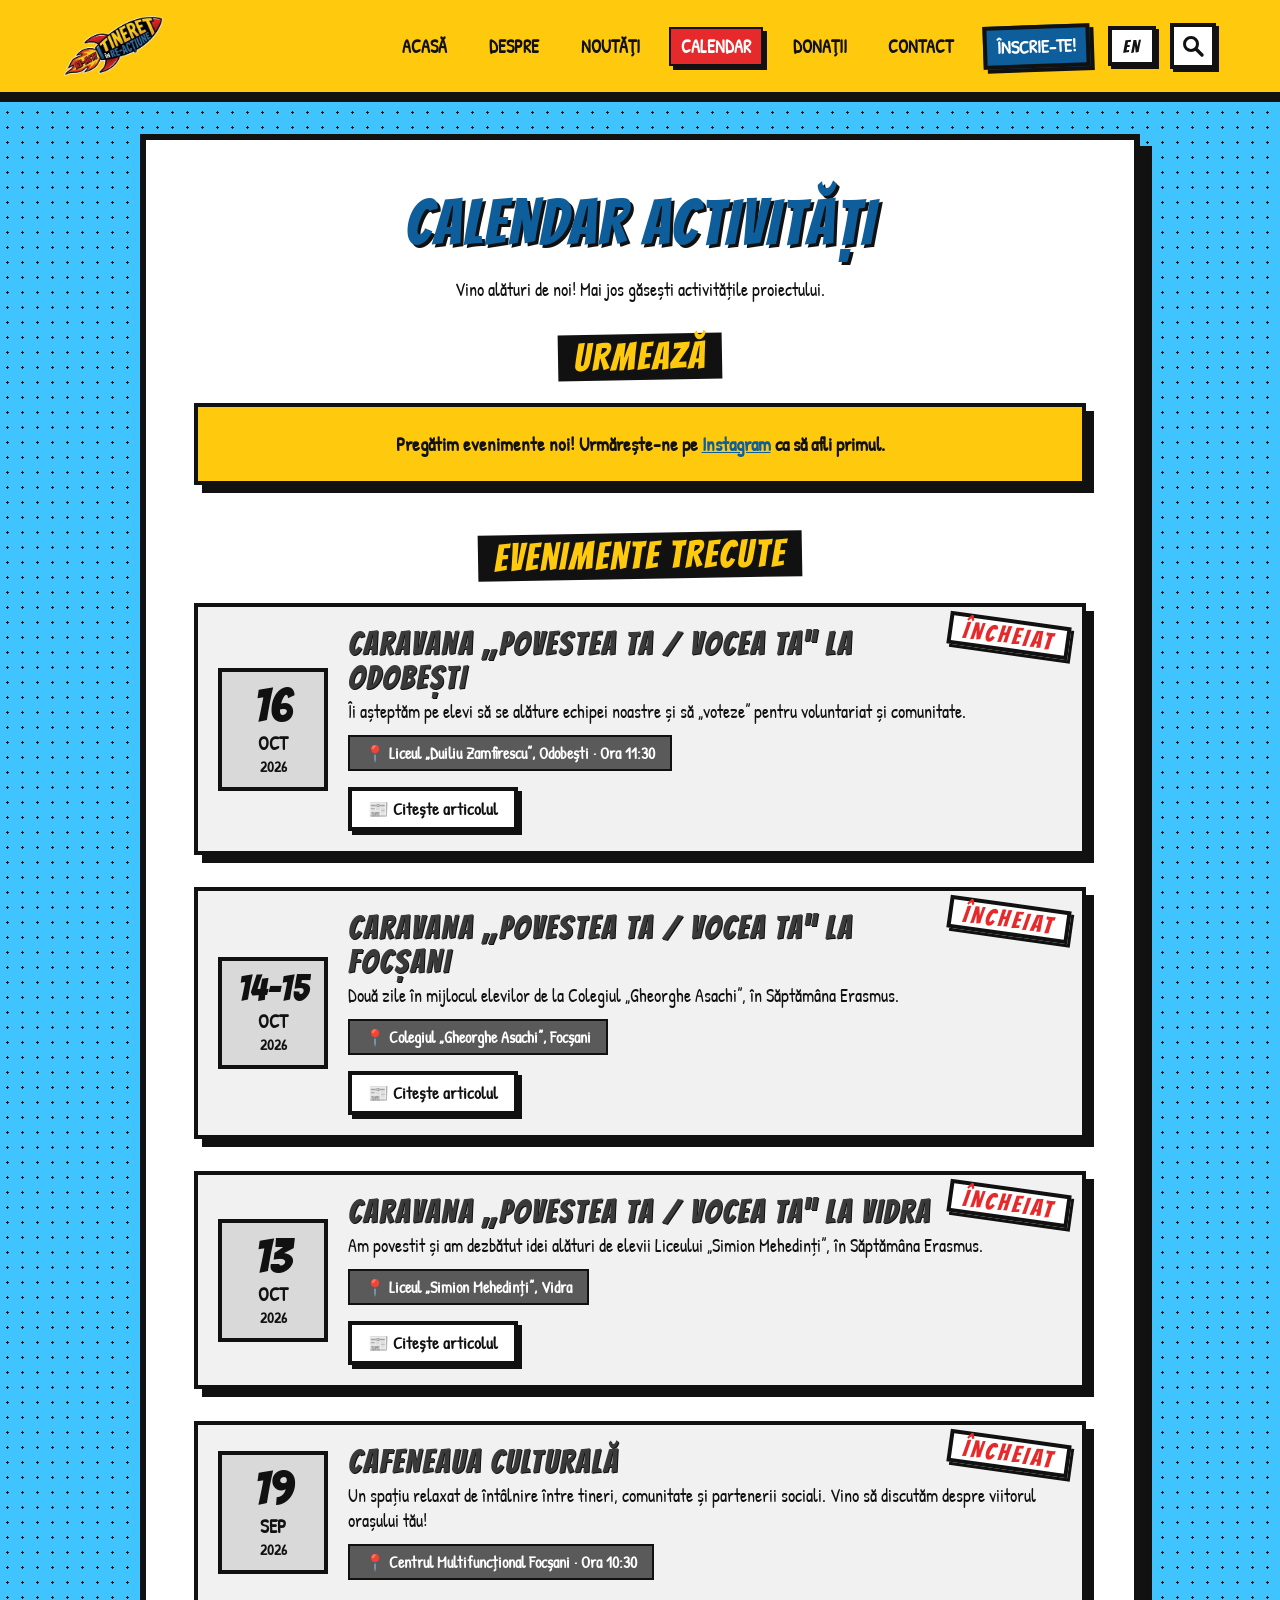
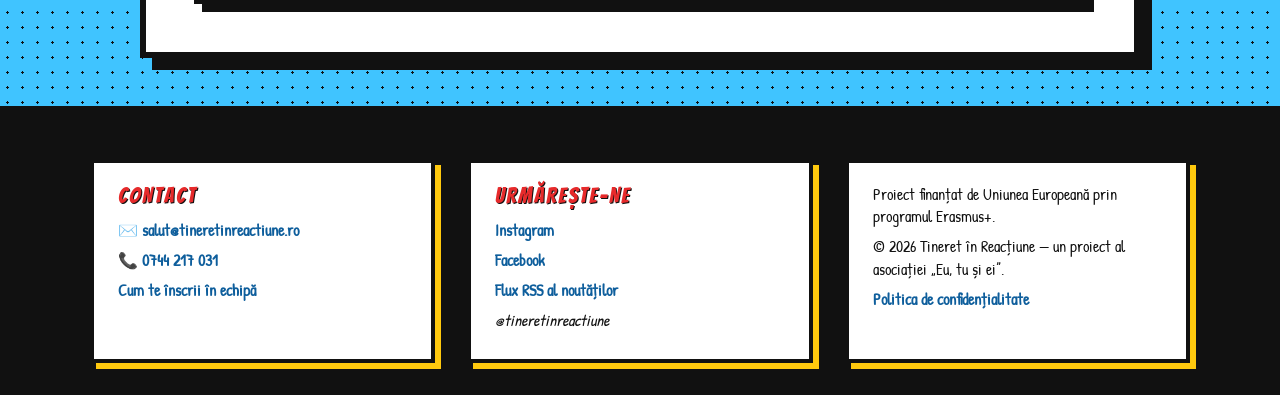
<file: calendar.html>
<!DOCTYPE html>
<html lang="ro">
<head>
    <meta charset="UTF-8">
    <meta name="viewport" content="width=device-width, initial-scale=1.0, viewport-fit=cover">
    <meta http-equiv="Content-Security-Policy" content="default-src 'self'; script-src 'self'; style-src 'self' 'unsafe-inline'; font-src 'self'; img-src 'self'; connect-src 'self' https://api.web3forms.com; object-src 'none'; base-uri 'self'; form-action 'self' mailto:; manifest-src 'self'; worker-src 'self'">
    <meta name="referrer" content="strict-origin-when-cross-origin">
    <title data-i18n="meta.title.calendar">Calendar Evenimente - Tineret în Reacțiune</title>
    <meta name="description" content="Vezi activitățile și evenimentele organizate de Tineret în Reacțiune, clubul de implicare civică pentru tinerii din Vrancea." data-i18n-attr="content:meta.desc.calendar">
    <link rel="canonical" href="https://tineretinreactiune.ro/calendar.html">
    <meta property="og:type" content="website">
    <meta property="og:site_name" content="Tineret în Reacțiune">
    <meta property="og:locale" content="ro_RO">
    <meta property="og:url" content="https://tineretinreactiune.ro/calendar.html">
    <meta property="og:title" content="Calendar Evenimente - Tineret în Reacțiune">
    <meta property="og:description" content="Activitățile și evenimentele proiectului Tineret în Reacțiune.">
    <meta property="og:image" content="https://tineretinreactiune.ro/og-image.png">
    <meta property="og:image:width" content="1200">
    <meta property="og:image:height" content="630">
    <meta name="twitter:card" content="summary_large_image">
    <meta name="theme-color" content="#FFC90E">
    <link rel="manifest" href="manifest.webmanifest">
    <link rel="icon" type="image/png" href="favicon.png">
    <link rel="apple-touch-icon" href="apple-touch-icon.png">
    <link rel="alternate" type="application/rss+xml" title="Noutăți - Tineret în Reacțiune" href="https://tineretinreactiune.ro/feed.xml">
    <link rel="preload" href="fonts/bangers-400-latin.woff2" as="font" type="font/woff2" crossorigin>
    <link rel="preload" href="fonts/patrick-hand-400-latin.woff2" as="font" type="font/woff2" crossorigin>
    <link rel="stylesheet" href="style.css">
    <script src="lang-init.js"></script>
    <noscript><style>.comic-pop{opacity:1 !important;scale:none !important;rotate:none !important}</style></noscript>
</head>
<body class="pop-art-bg" data-page="calendar">

    <a href="#main" class="skip-link" data-i18n="a11y.skip">Sari la conținut</a>

    <header class="pop-header" id="site-header"></header>

    <main id="main">
        <section class="pop-inner-page">
            <div class="pop-inner-content" style="max-width: 1000px;">
                <h1 class="inner-title comic-pop" data-i18n="cal.title">CALENDAR ACTIVITĂȚI</h1>
                <p class="inner-text comic-pop" style="transition-delay:0.1s; margin-bottom: 30px;" data-i18n="cal.intro">Vino alături de noi! Mai jos găsești activitățile proiectului.</p>

                <section class="events-section" aria-labelledby="up-title">
                    <h2 id="up-title" class="events-heading comic-pop" data-i18n="cal.upcoming">Urmează</h2>
                    <div class="calendar-grid" id="events-upcoming"></div>
                </section>

                <section class="events-section" id="events-past-section" aria-labelledby="past-title" hidden>
                    <h2 id="past-title" class="events-heading comic-pop" data-i18n="cal.past">Evenimente trecute</h2>
                    <div class="calendar-grid" id="events-past"></div>
                </section>

                <noscript><p class="inner-text" data-i18n="cal.noscript">Activează JavaScript pentru a vedea calendarul sau scrie-ne la salut@tineretinreactiune.ro.</p></noscript>
            </div>
        </section>
    </main>

    <footer class="pop-footer" id="site-footer"></footer>

    <script src="site-data.js"></script>
    <script src="i18n.js"></script>
    <script src="shared.js"></script>
    <script src="animations.js"></script>
    <script src="calendar.js"></script>
    <script src="search.js"></script>
    <script src="spark.js"></script>
</body>
</html>
</file>
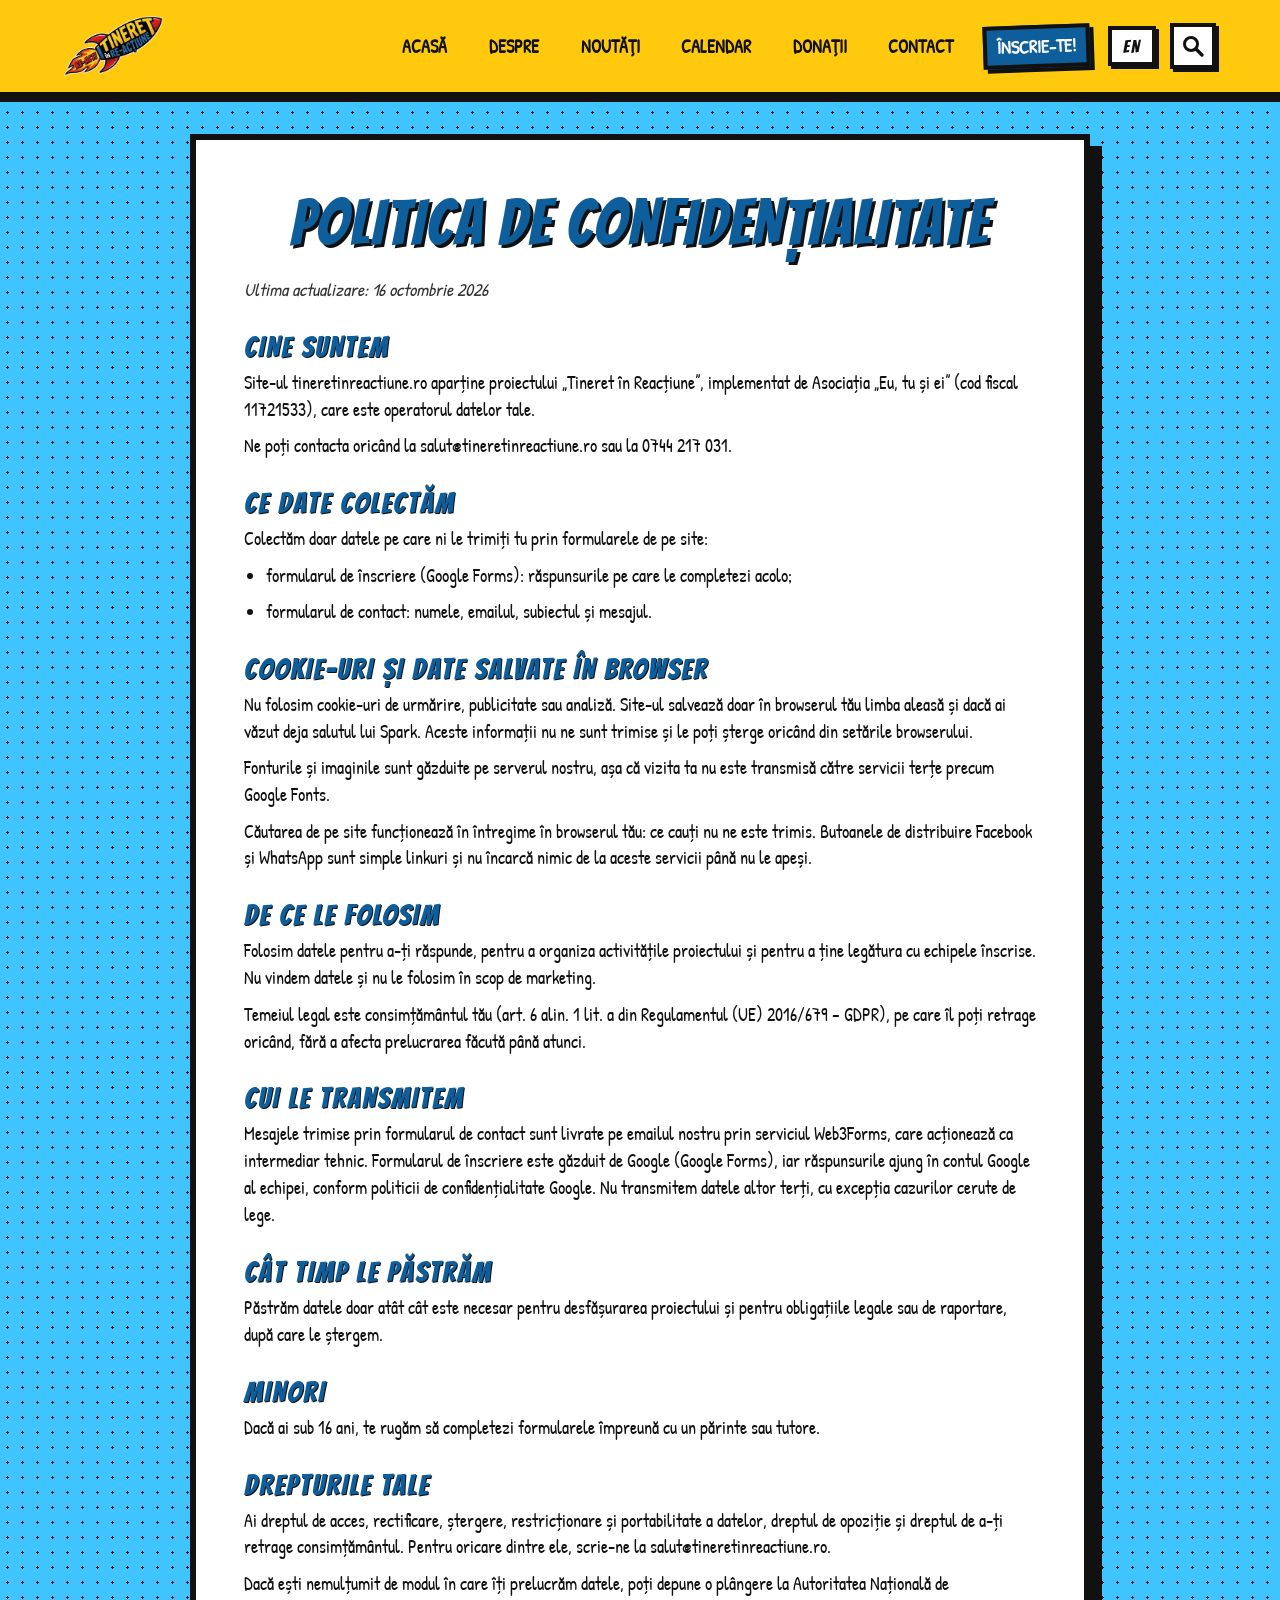
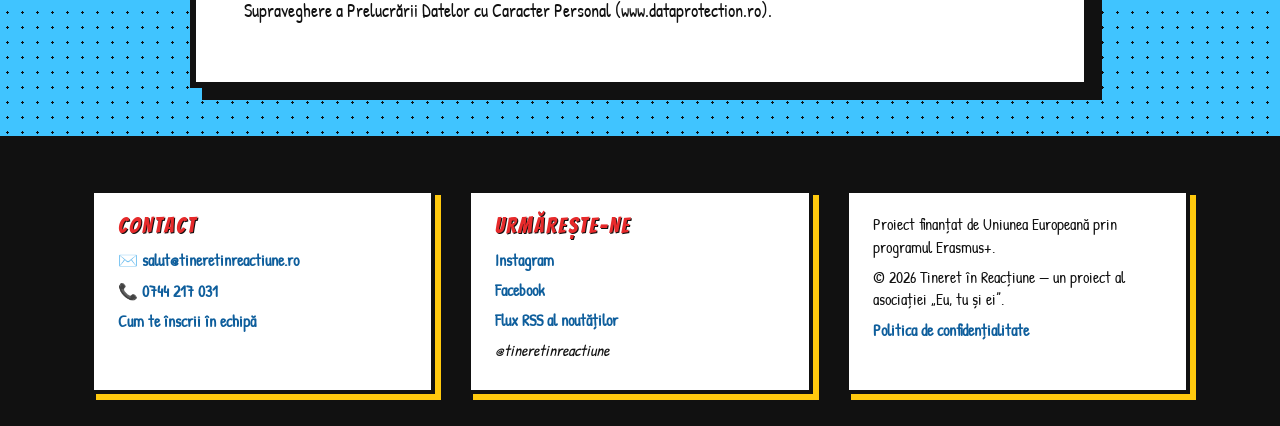
<file: confidentialitate.html>
<!DOCTYPE html>
<html lang="ro">
<head>
    <meta charset="UTF-8">
    <meta name="viewport" content="width=device-width, initial-scale=1.0, viewport-fit=cover">
    <meta http-equiv="Content-Security-Policy" content="default-src 'self'; script-src 'self'; style-src 'self' 'unsafe-inline'; font-src 'self'; img-src 'self'; connect-src 'self' https://api.web3forms.com; object-src 'none'; base-uri 'self'; form-action 'self' mailto:; manifest-src 'self'; worker-src 'self'">
    <meta name="referrer" content="strict-origin-when-cross-origin">
    <title data-i18n="meta.title.confidentialitate">Politica de confidențialitate - Tineret în Reacțiune</title>
    <meta name="description" content="Cum colectăm, folosim și protejăm datele trimise prin formularele site-ului Tineret în Reacțiune." data-i18n-attr="content:meta.desc.confidentialitate">
    <link rel="canonical" href="https://tineretinreactiune.ro/confidentialitate.html">
    <meta property="og:type" content="website">
    <meta property="og:site_name" content="Tineret în Reacțiune">
    <meta property="og:locale" content="ro_RO">
    <meta property="og:url" content="https://tineretinreactiune.ro/confidentialitate.html">
    <meta property="og:title" content="Politica de confidențialitate - Tineret în Reacțiune">
    <meta property="og:description" content="Cum colectăm, folosim și protejăm datele trimise prin formularele site-ului Tineret în Reacțiune.">
    <meta property="og:image" content="https://tineretinreactiune.ro/og-image.png">
    <meta property="og:image:width" content="1200">
    <meta property="og:image:height" content="630">
    <meta name="twitter:card" content="summary_large_image">
    <meta name="theme-color" content="#FFC90E">
    <link rel="manifest" href="manifest.webmanifest">
    <link rel="icon" type="image/png" href="favicon.png">
    <link rel="apple-touch-icon" href="apple-touch-icon.png">
    <link rel="alternate" type="application/rss+xml" title="Noutăți - Tineret în Reacțiune" href="https://tineretinreactiune.ro/feed.xml">
    <link rel="preload" href="fonts/bangers-400-latin.woff2" as="font" type="font/woff2" crossorigin>
    <link rel="preload" href="fonts/patrick-hand-400-latin.woff2" as="font" type="font/woff2" crossorigin>
    <link rel="stylesheet" href="style.css">
    <script src="lang-init.js"></script>
    <noscript><style>.comic-pop{opacity:1 !important;scale:none !important;rotate:none !important}</style></noscript>
</head>
<body class="pop-art-bg" data-page="confidentialitate">

    <a href="#main" class="skip-link" data-i18n="a11y.skip">Sari la conținut</a>

    <header class="pop-header" id="site-header"></header>

    <main id="main">
        <section class="pop-inner-page">
            <div class="pop-inner-content legal" style="max-width: 900px;">
                <h1 class="inner-title" style="text-align:center" data-i18n="privacy.title">POLITICA DE CONFIDENȚIALITATE</h1>
                <p class="legal-updated" data-i18n="privacy.updated">Ultima actualizare: 16 octombrie 2026</p>
                    <h2 data-i18n="privacy.who.title">Cine suntem</h2>
                    <p data-i18n="privacy.who.p1">Site-ul tineretinreactiune.ro aparține proiectului „Tineret în Reacțiune”, implementat de Asociația „Eu, tu și ei” (cod fiscal 11721533), care este operatorul datelor tale.</p>
                    <p data-i18n="privacy.who.p2">Ne poți contacta oricând la salut@tineretinreactiune.ro sau la 0744 217 031.</p>
                    <h2 data-i18n="privacy.what.title">Ce date colectăm</h2>
                    <p data-i18n="privacy.what.p1">Colectăm doar datele pe care ni le trimiți tu prin formularele de pe site:</p>
                    <ul>
                        <li data-i18n="privacy.what.li1">formularul de înscriere (Google Forms): răspunsurile pe care le completezi acolo;</li>
                        <li data-i18n="privacy.what.li2">formularul de contact: numele, emailul, subiectul și mesajul.</li>
                    </ul>
                    <h2 data-i18n="privacy.cookies.title">Cookie-uri și date salvate în browser</h2>
                    <p data-i18n="privacy.cookies.p1">Nu folosim cookie-uri de urmărire, publicitate sau analiză. Site-ul salvează doar în browserul tău limba aleasă și dacă ai văzut deja salutul lui Spark. Aceste informații nu ne sunt trimise și le poți șterge oricând din setările browserului.</p>
                    <p data-i18n="privacy.cookies.p2">Fonturile și imaginile sunt găzduite pe serverul nostru, așa că vizita ta nu este transmisă către servicii terțe precum Google Fonts.</p>
                    <p data-i18n="privacy.cookies.p3">Căutarea de pe site funcționează în întregime în browserul tău: ce cauți nu ne este trimis. Butoanele de distribuire Facebook și WhatsApp sunt simple linkuri și nu încarcă nimic de la aceste servicii până nu le apeși.</p>
                    <h2 data-i18n="privacy.why.title">De ce le folosim</h2>
                    <p data-i18n="privacy.why.p1">Folosim datele pentru a-ți răspunde, pentru a organiza activitățile proiectului și pentru a ține legătura cu echipele înscrise. Nu vindem datele și nu le folosim în scop de marketing.</p>
                    <p data-i18n="privacy.why.p2">Temeiul legal este consimțământul tău (art. 6 alin. 1 lit. a din Regulamentul (UE) 2016/679 – GDPR), pe care îl poți retrage oricând, fără a afecta prelucrarea făcută până atunci.</p>
                    <h2 data-i18n="privacy.share.title">Cui le transmitem</h2>
                    <p data-i18n="privacy.share.p1">Mesajele trimise prin formularul de contact sunt livrate pe emailul nostru prin serviciul Web3Forms, care acționează ca intermediar tehnic. Formularul de înscriere este găzduit de Google (Google Forms), iar răspunsurile ajung în contul Google al echipei, conform politicii de confidențialitate Google. Nu transmitem datele altor terți, cu excepția cazurilor cerute de lege.</p>
                    <h2 data-i18n="privacy.keep.title">Cât timp le păstrăm</h2>
                    <p data-i18n="privacy.keep.p1">Păstrăm datele doar atât cât este necesar pentru desfășurarea proiectului și pentru obligațiile legale sau de raportare, după care le ștergem.</p>
                    <h2 data-i18n="privacy.minors.title">Minori</h2>
                    <p data-i18n="privacy.minors.p1">Dacă ai sub 16 ani, te rugăm să completezi formularele împreună cu un părinte sau tutore.</p>
                    <h2 data-i18n="privacy.rights.title">Drepturile tale</h2>
                    <p data-i18n="privacy.rights.p1">Ai dreptul de acces, rectificare, ștergere, restricționare și portabilitate a datelor, dreptul de opoziție și dreptul de a-ți retrage consimțământul. Pentru oricare dintre ele, scrie-ne la salut@tineretinreactiune.ro.</p>
                    <p data-i18n="privacy.rights.p2">Dacă ești nemulțumit de modul în care îți prelucrăm datele, poți depune o plângere la Autoritatea Națională de Supraveghere a Prelucrării Datelor cu Caracter Personal (www.dataprotection.ro).</p>
            </div>
        </section>
    </main>

    <footer class="pop-footer" id="site-footer"></footer>

    <script src="site-data.js"></script>
    <script src="i18n.js"></script>
    <script src="shared.js"></script>
    <script src="animations.js"></script>
    <script src="search.js"></script>
    <script src="spark.js"></script>
</body>
</html>
</file>
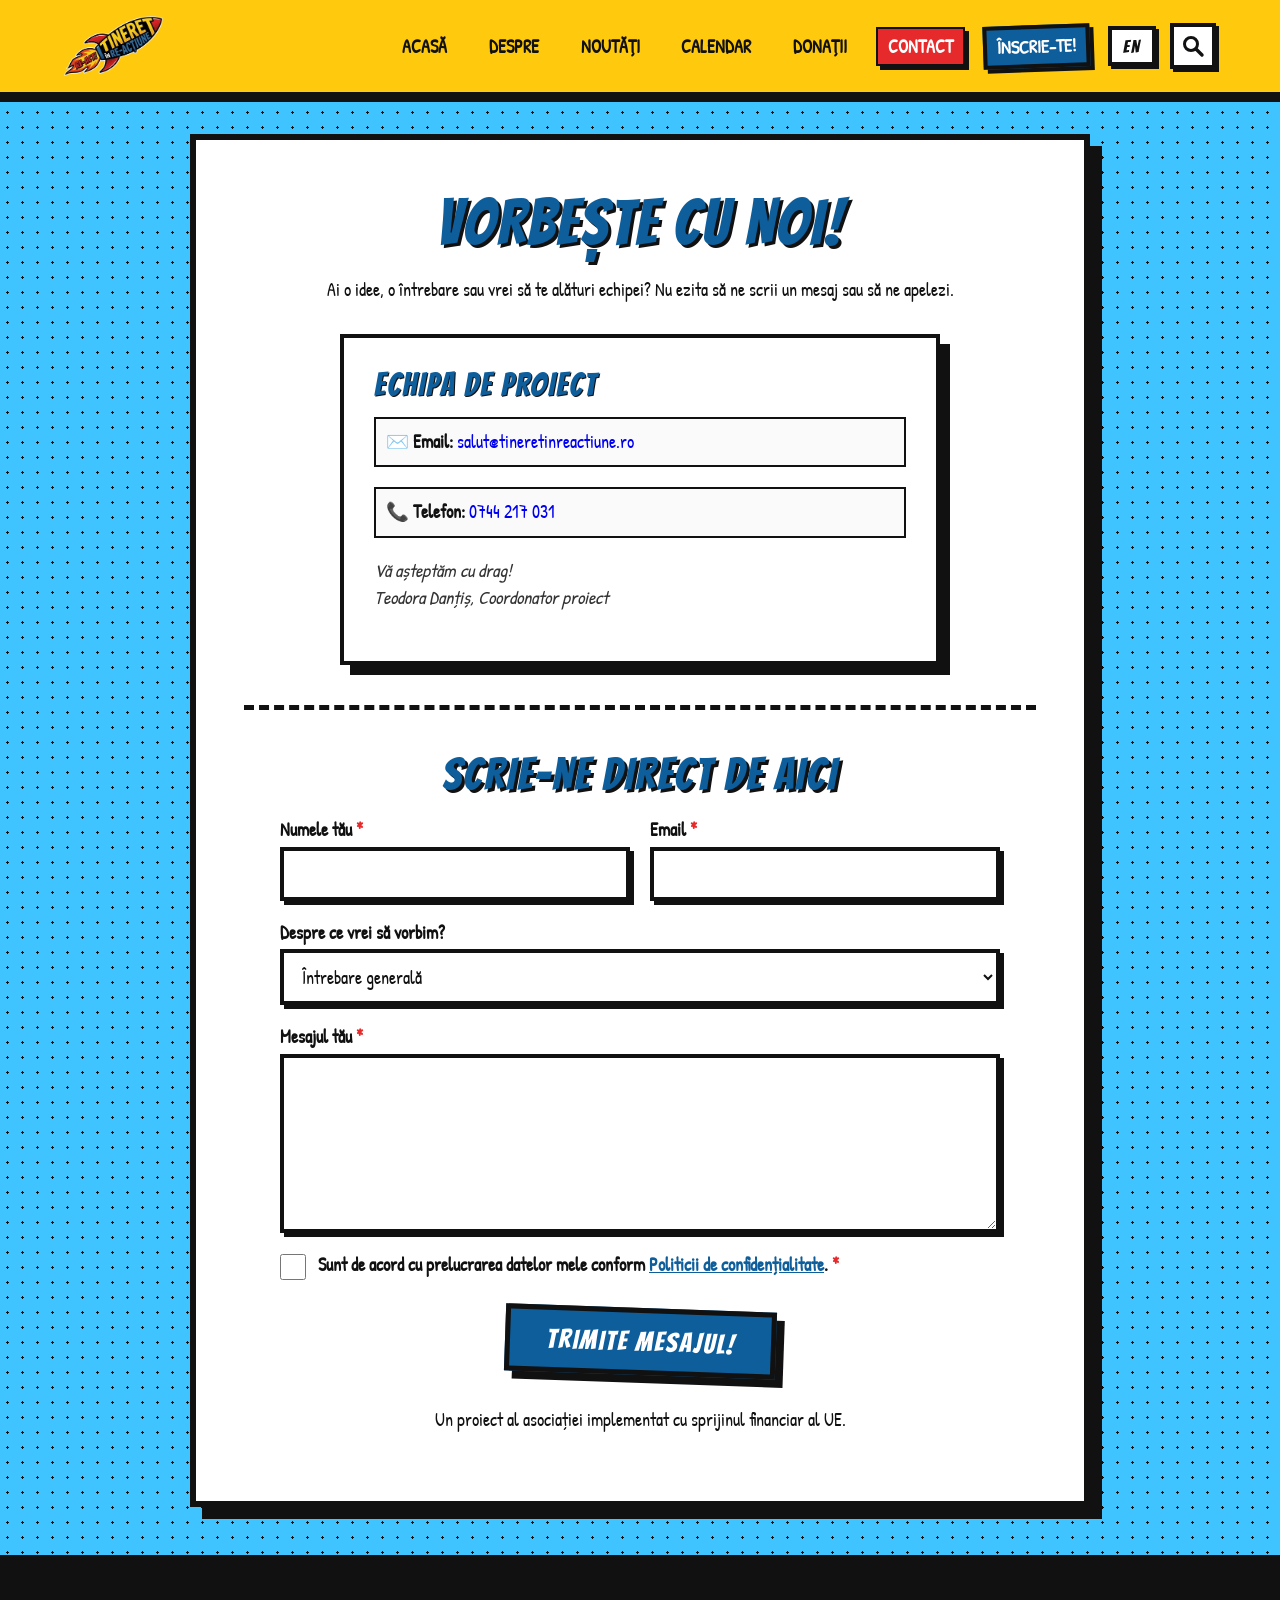
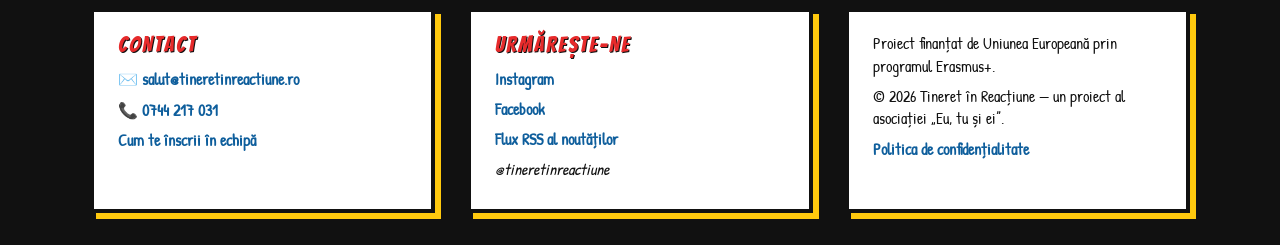
<file: contact.html>
<!DOCTYPE html>
<html lang="ro">
<head>
    <meta charset="UTF-8">
    <meta name="viewport" content="width=device-width, initial-scale=1.0, viewport-fit=cover">
    <meta http-equiv="Content-Security-Policy" content="default-src 'self'; script-src 'self'; style-src 'self' 'unsafe-inline'; font-src 'self'; img-src 'self'; connect-src 'self' https://api.web3forms.com; object-src 'none'; base-uri 'self'; form-action 'self' mailto:; manifest-src 'self'; worker-src 'self'">
    <meta name="referrer" content="strict-origin-when-cross-origin">
    <title data-i18n="meta.title.contact">Contact Proiect - Tineret în Reacțiune</title>
    <meta name="description" content="Contactează echipa Tineret în Reacțiune: email, telefon și formular de contact. Ai o idee sau vrei să te alături echipei? Scrie-ne!" data-i18n-attr="content:meta.desc.contact">
    <link rel="canonical" href="https://tineretinreactiune.ro/contact.html">
    <meta property="og:type" content="website">
    <meta property="og:site_name" content="Tineret în Reacțiune">
    <meta property="og:locale" content="ro_RO">
    <meta property="og:url" content="https://tineretinreactiune.ro/contact.html">
    <meta property="og:title" content="Contact Proiect - Tineret în Reacțiune">
    <meta property="og:description" content="Contactează echipa Tineret în Reacțiune.">
    <meta property="og:image" content="https://tineretinreactiune.ro/og-image.png">
    <meta property="og:image:width" content="1200">
    <meta property="og:image:height" content="630">
    <meta name="twitter:card" content="summary_large_image">
    <meta name="theme-color" content="#FFC90E">
    <link rel="manifest" href="manifest.webmanifest">
    <link rel="icon" type="image/png" href="favicon.png">
    <link rel="apple-touch-icon" href="apple-touch-icon.png">
    <link rel="alternate" type="application/rss+xml" title="Noutăți - Tineret în Reacțiune" href="https://tineretinreactiune.ro/feed.xml">
    <link rel="preload" href="fonts/bangers-400-latin.woff2" as="font" type="font/woff2" crossorigin>
    <link rel="preload" href="fonts/patrick-hand-400-latin.woff2" as="font" type="font/woff2" crossorigin>
    <link rel="stylesheet" href="style.css">
    <script src="lang-init.js"></script>
    <noscript><style>.comic-pop{opacity:1 !important;scale:none !important;rotate:none !important}</style></noscript>
</head>
<body class="pop-art-bg" data-page="contact">

    <a href="#main" class="skip-link" data-i18n="a11y.skip">Sari la conținut</a>

    <header class="pop-header" id="site-header"></header>

    <main id="main">
        <section class="pop-inner-page">
            <div class="pop-inner-content">
                <h1 class="inner-title comic-pop" data-i18n="contact.title">VORBEȘTE CU NOI!</h1>

                <p class="inner-text comic-pop" style="transition-delay:0.1s" data-i18n="contact.intro">Ai o idee, o întrebare sau vrei să te alături echipei? Nu ezita să ne scrii un mesaj sau să ne apelezi.</p>

                <div class="panou-contact comic-pop" style="transition-delay:0.2s; border: 4px solid var(--pop-black); padding: 30px; text-align: left; background: var(--pop-white); box-shadow: 10px 10px 0px var(--pop-black); max-width: 600px; margin: 30px auto;">
                    <h2 style="color: var(--pop-blue); margin-bottom: 15px; font-size: 2rem; text-shadow: 1px 1px 0px var(--pop-black);" data-i18n="contact.team">Echipa de Proiect</h2>

                    <p class="inner-text" style="background: #fafafa; padding: 10px; border: 2px solid var(--pop-black);">✉️ <strong data-i18n="contact.emailLabel">Email:</strong> <a href="mailto:salut@tineretinreactiune.ro">salut@tineretinreactiune.ro</a></p>
                    <p class="inner-text" style="background: #fafafa; padding: 10px; border: 2px solid var(--pop-black); margin-top: 10px;">📞 <strong data-i18n="contact.phoneLabel">Telefon:</strong> <a href="tel:+40744217031">0744 217 031</a></p>

                    <p class="inner-text" style="margin-top: 20px; font-style: italic; color: #333;"><span data-i18n="contact.welcome">Vă așteptăm cu drag!</span><br>Teodora Danțiș, <span data-i18n="contact.coordinator">Coordonator proiect</span></p>
                </div>

                <hr class="section-divider">

                <h2 class="inner-title comic-pop" style="font-size: clamp(1.8rem, 4vw, 2.8rem);" data-i18n="contact.formTitle">Scrie-ne direct de aici</h2>
                <form class="pop-form comic-pop" id="contactForm" data-form="contact" data-subject="Mesaj nou de pe site (Contact)" action="mailto:salut@tineretinreactiune.ro" method="post" enctype="text/plain" novalidate style="transition-delay:0.3s">
                    <div class="form-row">
                    <div class="field">
                        <label for="c-name"><span data-i18n="form.name">Numele tău</span> <span class="req" aria-hidden="true">*</span></label>
                        <input type="text" id="c-name" name="Nume" aria-describedby="c-name-err" required maxlength="80" autocomplete="name">
                        <p class="field-error" id="c-name-err"></p>
                    </div>
                    <div class="field">
                        <label for="c-email"><span data-i18n="form.email">Email</span> <span class="req" aria-hidden="true">*</span></label>
                        <input type="email" id="c-email" name="Email" aria-describedby="c-email-err" required maxlength="120" autocomplete="email" inputmode="email">
                        <p class="field-error" id="c-email-err"></p>
                    </div>
                    </div>
                    <div class="field">
                        <label for="c-subject"><span data-i18n="form.subject">Despre ce vrei să vorbim?</span></label>
                        <select id="c-subject" name="Subiect" aria-describedby="c-subject-err"><option value="Întrebare generală" data-i18n="form.subject.general">Întrebare generală</option><option value="Vreau să mă implic" data-i18n="form.subject.join">Vreau să mă implic</option><option value="Parteneriat" data-i18n="form.subject.partner">Parteneriat</option><option value="Donații" data-i18n="form.subject.donate">Donații</option><option value="Altceva" data-i18n="form.subject.other">Altceva</option></select>
                        <p class="field-error" id="c-subject-err"></p>
                    </div>
                    <div class="field">
                        <label for="c-message"><span data-i18n="form.message">Mesajul tău</span> <span class="req" aria-hidden="true">*</span></label>
                        <textarea id="c-message" name="Mesaj" aria-describedby="c-message-err" required minlength="10" maxlength="2000" rows="6"></textarea>
                        <p class="field-error" id="c-message-err"></p>
                    </div>
                    <div class="field">
                        <label class="check" for="c-consent">
                            <input type="checkbox" id="c-consent" name="Acord GDPR" value="Da" required aria-describedby="c-consent-err">
                            <span><span data-i18n="form.consent">Sunt de acord cu prelucrarea datelor mele conform</span> <a href="confidentialitate.html" data-i18n="form.consentLink">Politicii de confidențialitate</a>. <span class="req" aria-hidden="true">*</span></span>
                        </label>
                        <p class="field-error" id="c-consent-err"></p>
                    </div>
                    <div class="hp-field" aria-hidden="true">
                        <label for="c-botcheck">Nu completa acest câmp</label>
                        <input type="checkbox" id="c-botcheck" name="botcheck" tabindex="-1" autocomplete="off">
                    </div>
                    <p class="form-status" role="status" aria-live="polite" hidden></p>
                    <div class="form-actions"><button type="submit" class="btn" data-i18n="form.sendMessage">Trimite mesajul!</button></div>
                </form>

                <p class="inner-text comic-pop" style="margin-top: 2rem;" data-i18n="contact.footnote">Un proiect al asociației implementat cu sprijinul financiar al UE.</p>
            </div>
        </section>
    </main>

    <footer class="pop-footer" id="site-footer"></footer>

    <script src="site-data.js"></script>
    <script src="i18n.js"></script>
    <script src="shared.js"></script>
    <script src="animations.js"></script>
    <script src="forms.js"></script>
    <script src="search.js"></script>
    <script src="spark.js"></script>
</body>
</html>
</file>
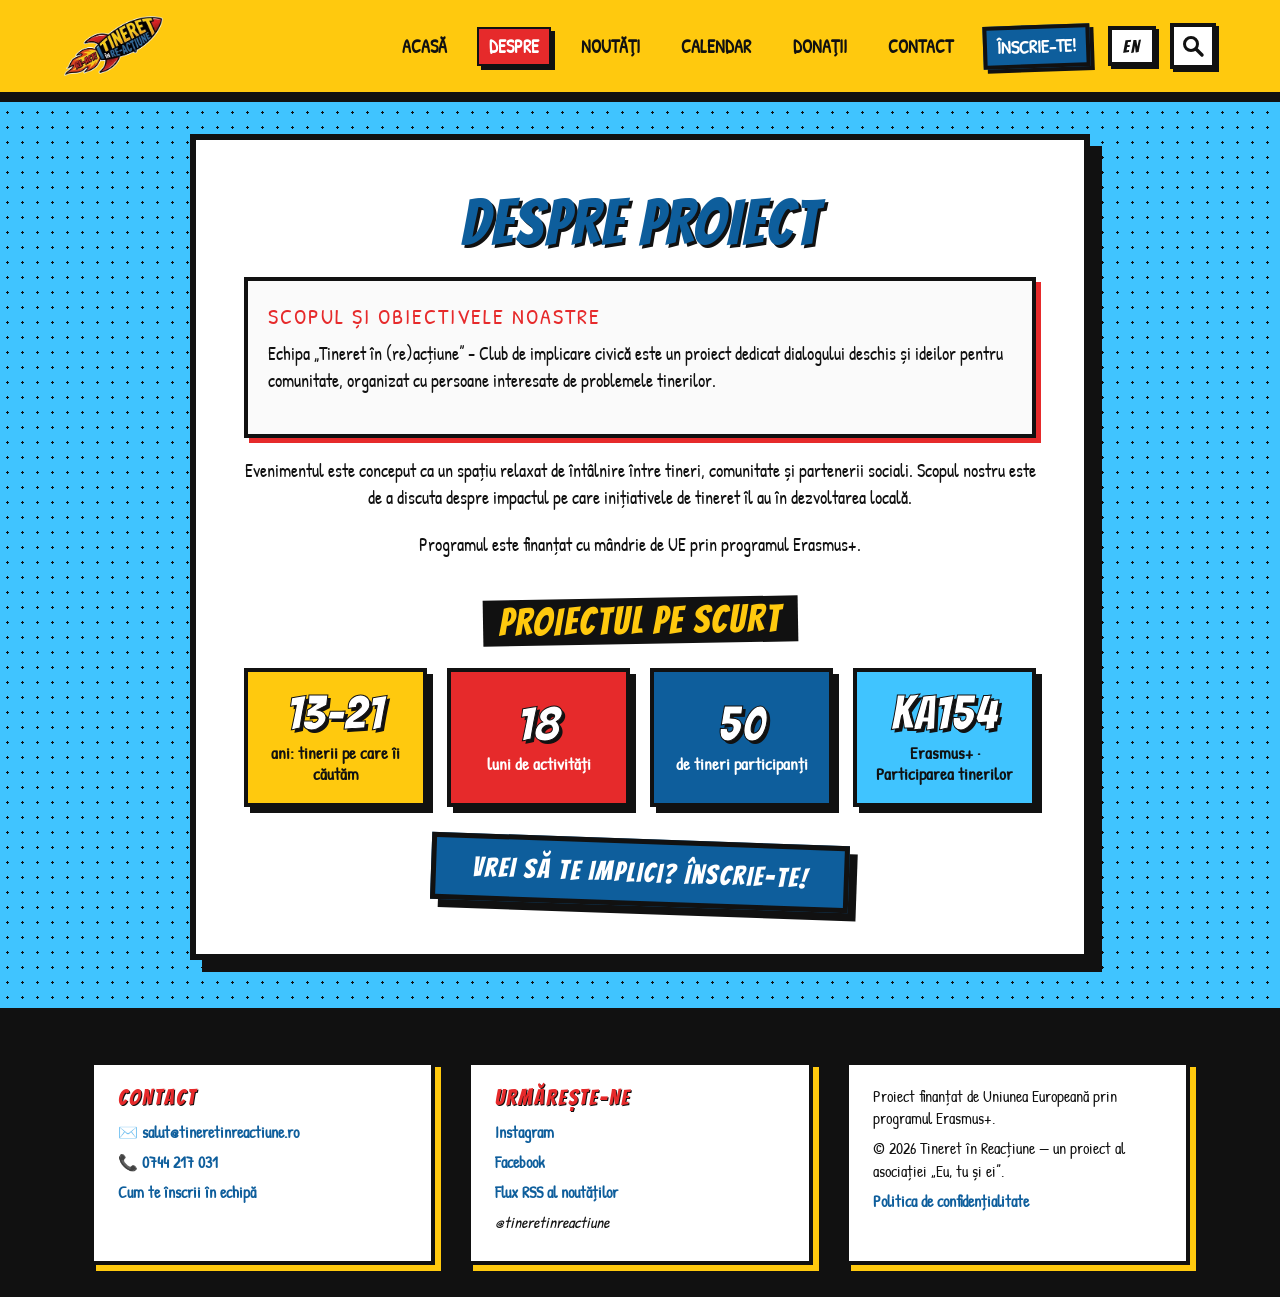
<file: despre.html>
<!DOCTYPE html>
<html lang="ro">
<head>
    <meta charset="UTF-8">
    <meta name="viewport" content="width=device-width, initial-scale=1.0, viewport-fit=cover">
    <meta http-equiv="Content-Security-Policy" content="default-src 'self'; script-src 'self'; style-src 'self' 'unsafe-inline'; font-src 'self'; img-src 'self'; connect-src 'self' https://api.web3forms.com; object-src 'none'; base-uri 'self'; form-action 'self' mailto:; manifest-src 'self'; worker-src 'self'">
    <meta name="referrer" content="strict-origin-when-cross-origin">
    <title data-i18n="meta.title.despre">Despre Proiect - Tineret în Reacțiune</title>
    <meta name="description" content="Echipa Tineret în (re)acțiune este un club de implicare civică dedicat dialogului deschis și ideilor pentru comunitate, finanțat de UE prin programul Erasmus+." data-i18n-attr="content:meta.desc.despre">
    <link rel="canonical" href="https://tineretinreactiune.ro/despre.html">
    <meta property="og:type" content="website">
    <meta property="og:site_name" content="Tineret în Reacțiune">
    <meta property="og:locale" content="ro_RO">
    <meta property="og:url" content="https://tineretinreactiune.ro/despre.html">
    <meta property="og:title" content="Despre Proiect - Tineret în Reacțiune">
    <meta property="og:description" content="Club de implicare civică dedicat dialogului deschis și ideilor pentru comunitate.">
    <meta property="og:image" content="https://tineretinreactiune.ro/og-image.png">
    <meta property="og:image:width" content="1200">
    <meta property="og:image:height" content="630">
    <meta name="twitter:card" content="summary_large_image">
    <meta name="theme-color" content="#FFC90E">
    <link rel="manifest" href="manifest.webmanifest">
    <link rel="icon" type="image/png" href="favicon.png">
    <link rel="apple-touch-icon" href="apple-touch-icon.png">
    <link rel="alternate" type="application/rss+xml" title="Noutăți - Tineret în Reacțiune" href="https://tineretinreactiune.ro/feed.xml">
    <link rel="preload" href="fonts/bangers-400-latin.woff2" as="font" type="font/woff2" crossorigin>
    <link rel="preload" href="fonts/patrick-hand-400-latin.woff2" as="font" type="font/woff2" crossorigin>
    <link rel="stylesheet" href="style.css">
    <script src="lang-init.js"></script>
    <noscript><style>.comic-pop{opacity:1 !important;scale:none !important;rotate:none !important}</style></noscript>
</head>
<body class="pop-art-bg" data-page="despre">

    <a href="#main" class="skip-link" data-i18n="a11y.skip">Sari la conținut</a>

    <header class="pop-header" id="site-header"></header>

    <main id="main">
        <section class="pop-inner-page">
            <div class="pop-inner-content">
                <h1 class="inner-title comic-pop" data-i18n="about.title">DESPRE PROIECT</h1>

                <div class="comic-panel-info comic-pop" style="transition-delay:0.1s; border: 4px solid var(--pop-black); padding: 20px; text-align: left; margin-bottom: 20px; background: #fafafa; box-shadow: 5px 5px 0px var(--pop-magenta);">
                    <h2 style="color: var(--pop-magenta); margin-bottom: 10px; font-family: 'Patrick Hand', cursive; font-size: 1.4rem; text-shadow: none;" data-i18n="about.goalsTitle">Scopul și Obiectivele Noastre</h2>
                    <p class="inner-text" data-i18n="about.p1">Echipa „Tineret în (re)acțiune” - Club de implicare civică este un proiect dedicat dialogului deschis și ideilor pentru comunitate, organizat cu persoane interesate de problemele tinerilor.</p>
                </div>

                <p class="inner-text comic-pop" style="transition-delay:0.2s" data-i18n="about.p2">Evenimentul este conceput ca un spațiu relaxat de întâlnire între tineri, comunitate și partenerii sociali. Scopul nostru este de a discuta despre impactul pe care inițiativele de tineret îl au în dezvoltarea locală.</p>
                <p class="inner-text comic-pop" style="transition-delay:0.3s" data-i18n="about.p3">Programul este finanțat cu mândrie de UE prin programul Erasmus+.</p>

                <section class="facts" aria-labelledby="facts-title">
                    <h2 id="facts-title" class="section-tag comic-pop" data-i18n="facts.title">Proiectul pe scurt</h2>
                    <ul class="facts-grid">
                        <li class="fact comic-pop"><span class="fact-num">13–21</span><span class="fact-label" data-i18n="facts.ages">ani: tinerii pe care îi căutăm</span></li>
                        <li class="fact comic-pop" style="transition-delay:0.1s"><span class="fact-num">18</span><span class="fact-label" data-i18n="facts.months">luni de activități</span></li>
                        <li class="fact comic-pop" style="transition-delay:0.2s"><span class="fact-num">50</span><span class="fact-label" data-i18n="facts.youth">de tineri participanți</span></li>
                        <li class="fact comic-pop" style="transition-delay:0.3s"><span class="fact-num">KA154</span><span class="fact-label">Erasmus+ · <span data-i18n="facts.action">Participarea tinerilor</span></span></li>
                    </ul>
                </section>

                <div class="comic-pop" style="transition-delay:0.2s; margin-top: 2rem;">
                    <a href="inscriere.html" class="btn" data-signup><span data-i18n="about.cta">Vrei să te implici? Înscrie-te!</span> <span class="sr-only" data-i18n="a11y.newTab">(se deschide într-o filă nouă)</span></a>
                </div>
            </div>
        </section>
    </main>

    <footer class="pop-footer" id="site-footer"></footer>

    <script src="site-data.js"></script>
    <script src="i18n.js"></script>
    <script src="shared.js"></script>
    <script src="animations.js"></script>
    <script src="search.js"></script>
    <script src="spark.js"></script>
</body>
</html>
</file>
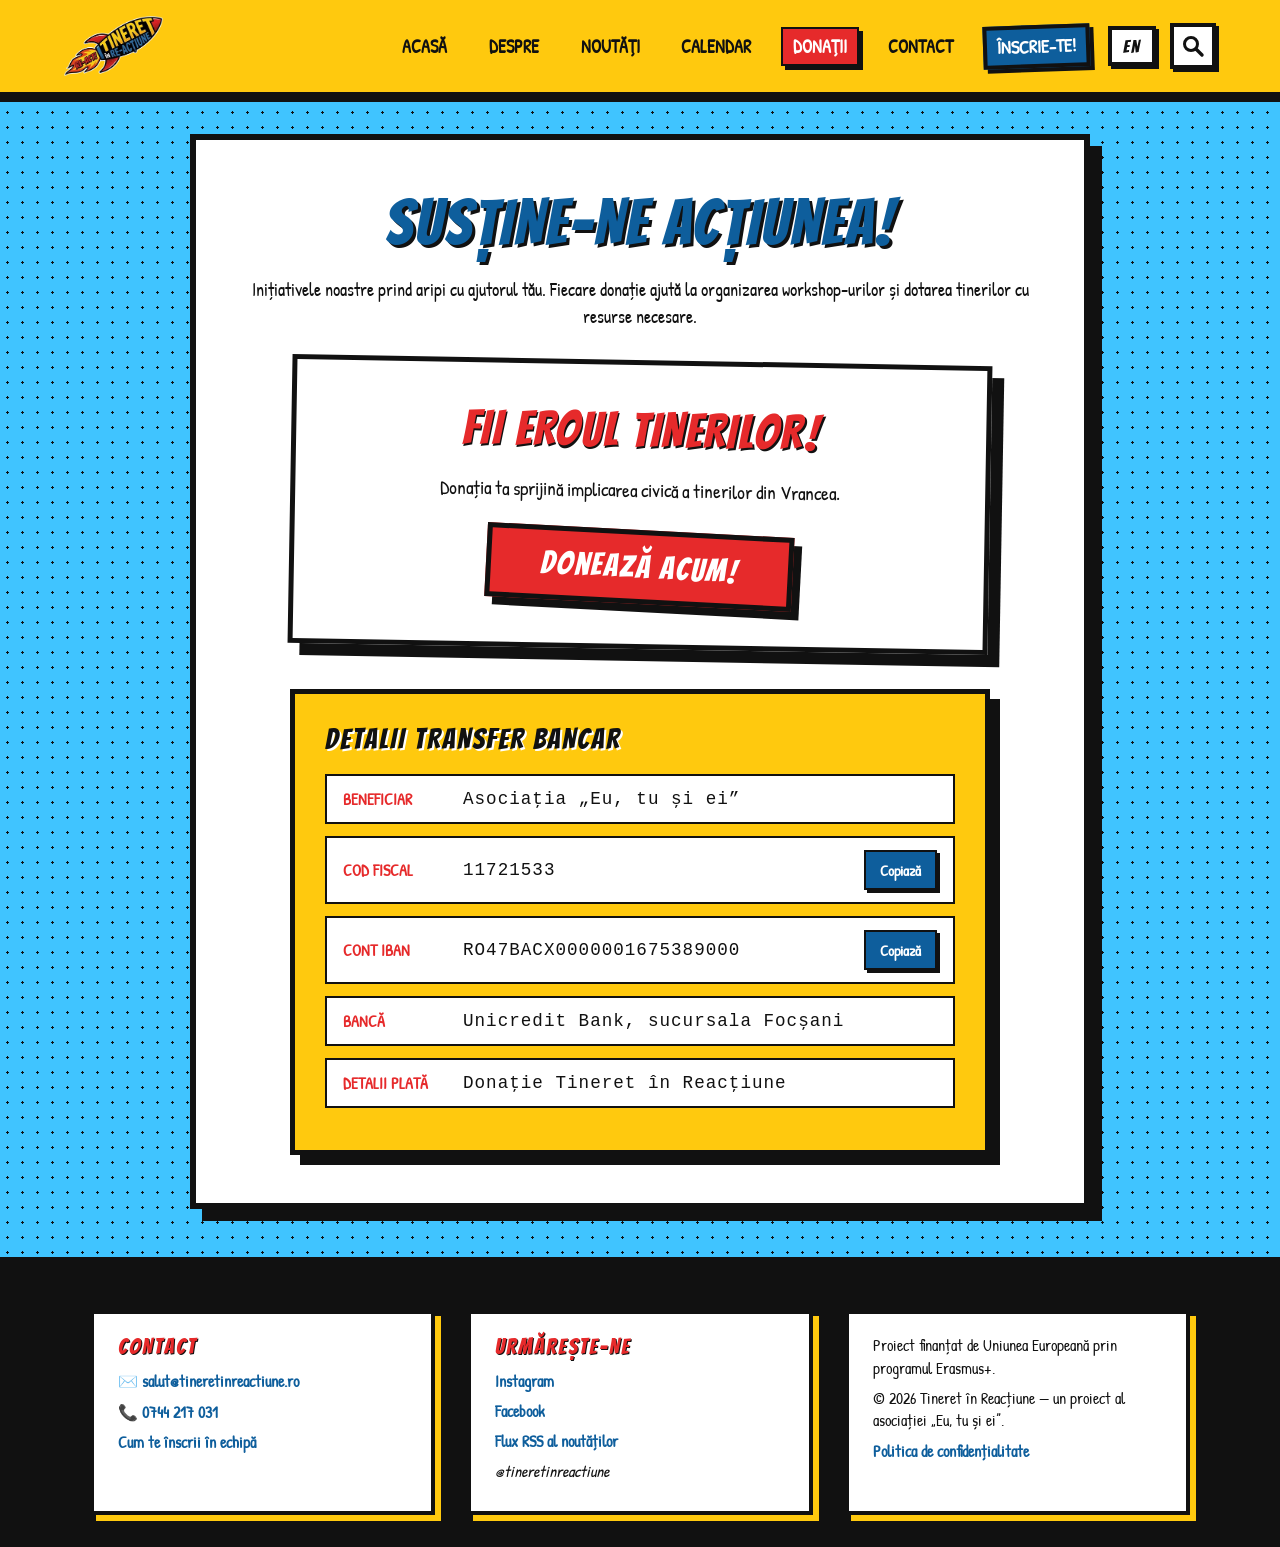
<file: donatii.html>
<!DOCTYPE html>
<html lang="ro">
<head>
    <meta charset="UTF-8">
    <meta name="viewport" content="width=device-width, initial-scale=1.0, viewport-fit=cover">
    <meta http-equiv="Content-Security-Policy" content="default-src 'self'; script-src 'self'; style-src 'self' 'unsafe-inline'; font-src 'self'; img-src 'self'; connect-src 'self' https://api.web3forms.com; object-src 'none'; base-uri 'self'; form-action 'self' mailto:; manifest-src 'self'; worker-src 'self'">
    <meta name="referrer" content="strict-origin-when-cross-origin">
    <title data-i18n="meta.title.donatii">Susține Acțiunea! - Tineret în Reacțiune</title>
    <meta name="description" content="Sprijină implicarea civică a tinerilor din Vrancea. Donația ta ajută la organizarea workshop-urilor și dotarea tinerilor cu resurse necesare." data-i18n-attr="content:meta.desc.donatii">
    <link rel="canonical" href="https://tineretinreactiune.ro/donatii.html">
    <meta property="og:type" content="website">
    <meta property="og:site_name" content="Tineret în Reacțiune">
    <meta property="og:locale" content="ro_RO">
    <meta property="og:url" content="https://tineretinreactiune.ro/donatii.html">
    <meta property="og:title" content="Susține Acțiunea! - Tineret în Reacțiune">
    <meta property="og:description" content="Sprijină implicarea civică a tinerilor din Vrancea.">
    <meta property="og:image" content="https://tineretinreactiune.ro/og-image.png">
    <meta property="og:image:width" content="1200">
    <meta property="og:image:height" content="630">
    <meta name="twitter:card" content="summary_large_image">
    <meta name="theme-color" content="#FFC90E">
    <link rel="manifest" href="manifest.webmanifest">
    <link rel="icon" type="image/png" href="favicon.png">
    <link rel="apple-touch-icon" href="apple-touch-icon.png">
    <link rel="alternate" type="application/rss+xml" title="Noutăți - Tineret în Reacțiune" href="https://tineretinreactiune.ro/feed.xml">
    <link rel="preload" href="fonts/bangers-400-latin.woff2" as="font" type="font/woff2" crossorigin>
    <link rel="preload" href="fonts/patrick-hand-400-latin.woff2" as="font" type="font/woff2" crossorigin>
    <link rel="stylesheet" href="style.css">
    <script src="lang-init.js"></script>
    <noscript><style>.comic-pop{opacity:1 !important;scale:none !important;rotate:none !important}</style></noscript>
</head>
<body class="pop-art-bg" data-page="donatii">

    <a href="#main" class="skip-link" data-i18n="a11y.skip">Sari la conținut</a>

    <header class="pop-header" id="site-header"></header>

    <main id="main">
        <section class="pop-inner-page">
            <div class="pop-inner-content">
                <h1 class="inner-title comic-pop" data-i18n="donate.title">SUSȚINE-NE ACȚIUNEA!</h1>

                <p class="inner-text comic-pop" style="transition-delay:0.1s; margin-bottom: 30px;" data-i18n="donate.intro">Inițiativele noastre prind aripi cu ajutorul tău. Fiecare donație ajută la organizarea workshop-urilor și dotarea tinerilor cu resurse necesare.</p>

                <div class="panou-donatie comic-pop" style="transition-delay:0.2s">
                    <h2 data-i18n="donate.heroTitle">Fii Eroul Tinerilor!</h2>
                    <p data-i18n="donate.heroText">Donația ta sprijină implicarea civică a tinerilor din Vrancea.</p>
                    <a href="#detalii-bancare" class="btn btn-donatie" data-i18n="donate.cta">Donează Acum!</a>
                </div>

                <div class="panou-bancar comic-pop" id="detalii-bancare" style="transition-delay:0.3s">
                    <h2 data-i18n="donate.bankTitle">Detalii Transfer Bancar</h2>
                    <div class="rand-bancar">
                        <span class="eticheta-bancara" data-i18n="donate.beneficiary">Beneficiar</span>
                        <span class="valoare-bancara" data-i18n="donate.beneficiaryValue">Asociația „Eu, tu și ei”</span>
                    </div>
                    <div class="rand-bancar">
                        <span class="eticheta-bancara" data-i18n="donate.taxId">Cod Fiscal</span>
                        <span class="valoare-bancara">11721533</span>
                        <button type="button" class="btn-copiaza" data-copy="11721533" data-i18n="donate.copy">Copiază</button>
                    </div>
                    <div class="rand-bancar">
                        <span class="eticheta-bancara" data-i18n="donate.iban">Cont IBAN</span>
                        <span class="valoare-bancara">RO47BACX0000001675389000</span>
                        <button type="button" class="btn-copiaza" data-copy="RO47BACX0000001675389000" data-i18n="donate.copy">Copiază</button>
                    </div>
                    <div class="rand-bancar">
                        <span class="eticheta-bancara" data-i18n="donate.bank">Bancă</span>
                        <span class="valoare-bancara" data-i18n="donate.bankValue">Unicredit Bank, sucursala Focșani</span>
                    </div>
                    <div class="rand-bancar">
                        <span class="eticheta-bancara" data-i18n="donate.reference">Detalii plată</span>
                        <span class="valoare-bancara" data-i18n="donate.referenceValue">Donație Tineret în Reacțiune</span>
                    </div>
                </div>
            </div>
        </section>
    </main>

    <footer class="pop-footer" id="site-footer"></footer>

    <script src="site-data.js"></script>
    <script src="i18n.js"></script>
    <script src="shared.js"></script>
    <script src="animations.js"></script>
    <script src="search.js"></script>
    <script src="spark.js"></script>
</body>
</html>
</file>
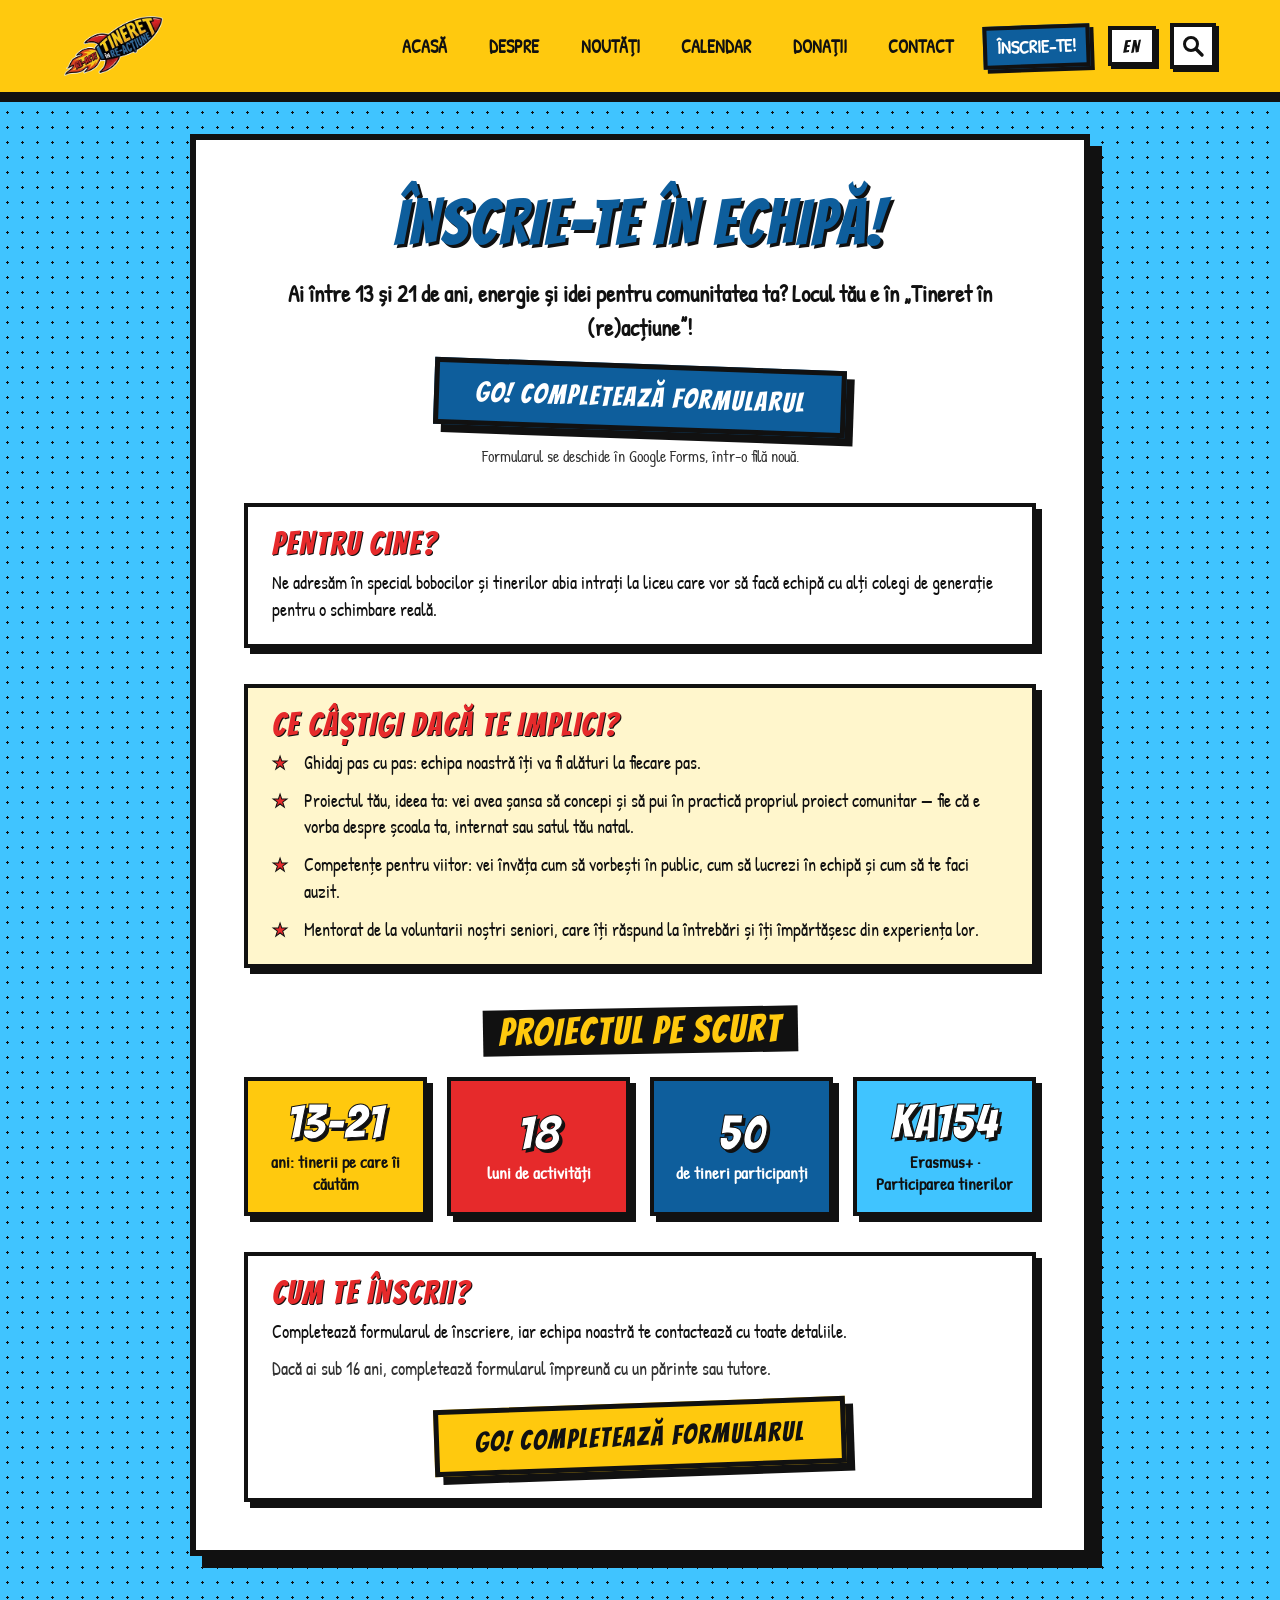
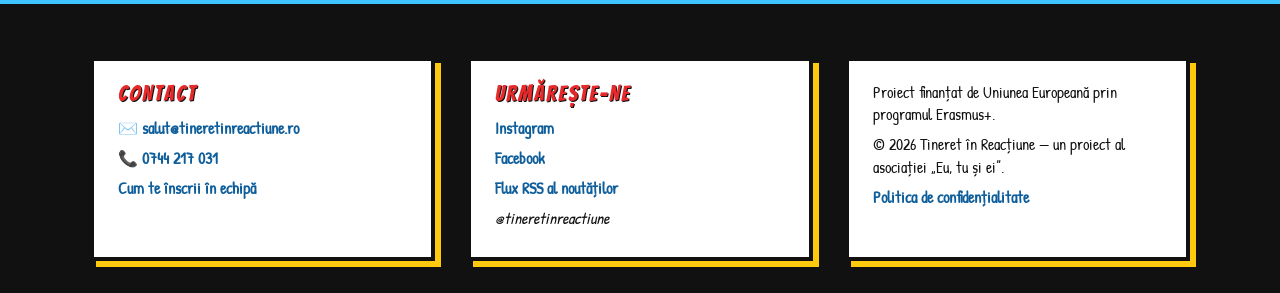
<file: inscriere.html>
<!DOCTYPE html>
<html lang="ro">
<head>
    <meta charset="UTF-8">
    <meta name="viewport" content="width=device-width, initial-scale=1.0, viewport-fit=cover">
    <meta http-equiv="Content-Security-Policy" content="default-src 'self'; script-src 'self'; style-src 'self' 'unsafe-inline'; font-src 'self'; img-src 'self'; connect-src 'self' https://api.web3forms.com; object-src 'none'; base-uri 'self'; form-action 'self' mailto:; manifest-src 'self'; worker-src 'self'">
    <meta name="referrer" content="strict-origin-when-cross-origin">
    <title data-i18n="meta.title.inscriere">Înscrie-te în echipă - Tineret în Reacțiune</title>
    <meta name="description" content="Ai între 13 și 21 de ani? Înscrie-te în Tineret în Reacțiune, clubul Erasmus+ de implicare civică pentru tinerii din Vrancea: mentorat, propriul proiect comunitar și competențe pentru viitor." data-i18n-attr="content:meta.desc.inscriere">
    <link rel="canonical" href="https://tineretinreactiune.ro/inscriere.html">
    <meta property="og:type" content="website">
    <meta property="og:site_name" content="Tineret în Reacțiune">
    <meta property="og:locale" content="ro_RO">
    <meta property="og:url" content="https://tineretinreactiune.ro/inscriere.html">
    <meta property="og:title" content="Înscrie-te în echipă - Tineret în Reacțiune">
    <meta property="og:description" content="Ai între 13 și 21 de ani? Fă echipă cu noi și pune în practică propriul proiect pentru comunitatea ta.">
    <meta property="og:image" content="https://tineretinreactiune.ro/og-image.png">
    <meta property="og:image:width" content="1200">
    <meta property="og:image:height" content="630">
    <meta name="twitter:card" content="summary_large_image">
    <meta name="theme-color" content="#FFC90E">
    <link rel="manifest" href="manifest.webmanifest">
    <link rel="icon" type="image/png" href="favicon.png">
    <link rel="apple-touch-icon" href="apple-touch-icon.png">
    <link rel="alternate" type="application/rss+xml" title="Noutăți - Tineret în Reacțiune" href="https://tineretinreactiune.ro/feed.xml">
    <link rel="preload" href="fonts/bangers-400-latin.woff2" as="font" type="font/woff2" crossorigin>
    <link rel="preload" href="fonts/patrick-hand-400-latin.woff2" as="font" type="font/woff2" crossorigin>
    <link rel="stylesheet" href="style.css">
    <script src="lang-init.js"></script>
    <noscript><style>.comic-pop{opacity:1 !important;scale:none !important;rotate:none !important}</style></noscript>
</head>
<body class="pop-art-bg" data-page="inscriere">

    <a href="#main" class="skip-link" data-i18n="a11y.skip">Sari la conținut</a>

    <header class="pop-header" id="site-header"></header>

    <main id="main">
        <section class="pop-inner-page">
            <div class="pop-inner-content join-page">
                <h1 class="inner-title comic-pop" data-i18n="join.title">ÎNSCRIE-TE ÎN ECHIPĂ!</h1>
                <p class="inner-text join-lead comic-pop" style="transition-delay:0.1s" data-i18n="join.intro">Ai între 13 și 21 de ani, energie și idei pentru comunitatea ta? Locul tău e în „Tineret în (re)acțiune”!</p>

                <div class="join-cta comic-pop" style="transition-delay:0.2s">
                    <a href="https://forms.gle/Et9LzJrL6iJFySSk9" class="btn" data-signup><span data-i18n="join.cta">GO! Completează formularul</span> <span class="sr-only" data-i18n="a11y.newTab">(se deschide într-o filă nouă)</span></a>
                    <p class="field-hint" data-i18n="join.formNote">Formularul se deschide în Google Forms, într-o filă nouă.</p>
                </div>

                <section class="join-block comic-pop" aria-labelledby="join-who">
                    <h2 id="join-who" data-i18n="join.whoTitle">Pentru cine?</h2>
                    <p data-i18n="join.whoText">Ne adresăm în special bobocilor și tinerilor abia intrați la liceu care vor să facă echipă cu alți colegi de generație pentru o schimbare reală.</p>
                </section>

                <section class="join-block join-block--gain comic-pop" aria-labelledby="join-gain">
                    <h2 id="join-gain" data-i18n="join.gainTitle">Ce câștigi dacă te implici?</h2>
                    <ul class="gain-list">
                        <li data-i18n="join.gain1">Ghidaj pas cu pas: echipa noastră îți va fi alături la fiecare pas.</li>
                        <li data-i18n="join.gain2">Proiectul tău, ideea ta: vei avea șansa să concepi și să pui în practică propriul proiect comunitar — fie că e vorba despre școala ta, internat sau satul tău natal.</li>
                        <li data-i18n="join.gain3">Competențe pentru viitor: vei învăța cum să vorbești în public, cum să lucrezi în echipă și cum să te faci auzit.</li>
                        <li data-i18n="join.gain4">Mentorat de la voluntarii noștri seniori, care îți răspund la întrebări și îți împărtășesc din experiența lor.</li>
                    </ul>
                </section>

                <section class="facts" aria-labelledby="facts-title">
                    <h2 id="facts-title" class="section-tag comic-pop" data-i18n="facts.title">Proiectul pe scurt</h2>
                    <ul class="facts-grid">
                        <li class="fact comic-pop"><span class="fact-num">13–21</span><span class="fact-label" data-i18n="facts.ages">ani: tinerii pe care îi căutăm</span></li>
                        <li class="fact comic-pop" style="transition-delay:0.1s"><span class="fact-num">18</span><span class="fact-label" data-i18n="facts.months">luni de activități</span></li>
                        <li class="fact comic-pop" style="transition-delay:0.2s"><span class="fact-num">50</span><span class="fact-label" data-i18n="facts.youth">de tineri participanți</span></li>
                        <li class="fact comic-pop" style="transition-delay:0.3s"><span class="fact-num">KA154</span><span class="fact-label">Erasmus+ · <span data-i18n="facts.action">Participarea tinerilor</span></span></li>
                    </ul>
                </section>

                <section class="join-block comic-pop" aria-labelledby="join-how">
                    <h2 id="join-how" data-i18n="join.howTitle">Cum te înscrii?</h2>
                    <p data-i18n="join.howText">Completează formularul de înscriere, iar echipa noastră te contactează cu toate detaliile.</p>
                    <p class="field-hint" data-i18n="join.minors">Dacă ai sub 16 ani, completează formularul împreună cu un părinte sau tutore.</p>
                    <div class="join-cta">
                        <a href="https://forms.gle/Et9LzJrL6iJFySSk9" class="btn btn-alt" data-signup><span data-i18n="join.cta">GO! Completează formularul</span> <span class="sr-only" data-i18n="a11y.newTab">(se deschide într-o filă nouă)</span></a>
                    </div>
                </section>
            </div>
        </section>
    </main>

    <footer class="pop-footer" id="site-footer"></footer>

    <script src="site-data.js"></script>
    <script src="i18n.js"></script>
    <script src="shared.js"></script>
    <script src="animations.js"></script>
    <script src="search.js"></script>
    <script src="spark.js"></script>
</body>
</html>
</file>
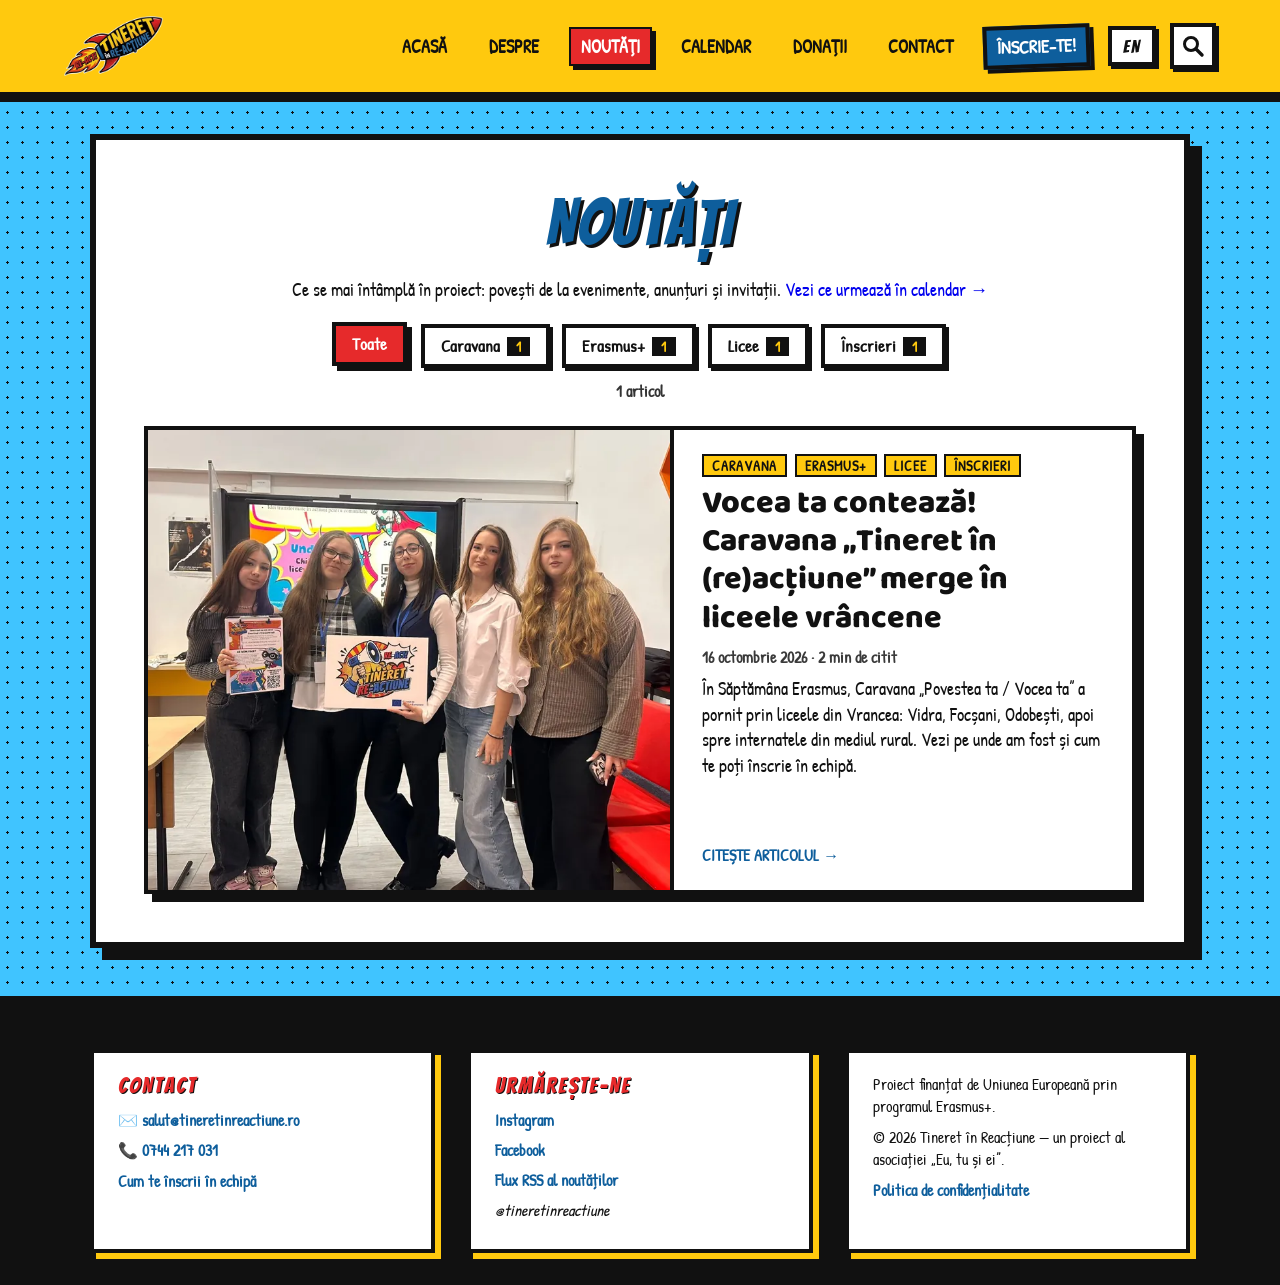
<file: noutati.html>
<!DOCTYPE html>
<html lang="ro">
<head>
    <meta charset="UTF-8">
    <meta name="viewport" content="width=device-width, initial-scale=1.0, viewport-fit=cover">
    <meta http-equiv="Content-Security-Policy" content="default-src 'self'; script-src 'self'; style-src 'self' 'unsafe-inline'; font-src 'self'; img-src 'self'; connect-src 'self' https://api.web3forms.com; object-src 'none'; base-uri 'self'; form-action 'self' mailto:; manifest-src 'self'; worker-src 'self'">
    <meta name="referrer" content="strict-origin-when-cross-origin">
    <title data-i18n="meta.title.noutati">Noutăți - Tineret în Reacțiune</title>
    <meta name="description" content="Noutăți din proiectul Tineret în Reacțiune: povești de la evenimente, caravane în licee, anunțuri și înscrieri pentru tinerii din Vrancea." data-i18n-attr="content:meta.desc.noutati">
    <link rel="canonical" href="https://tineretinreactiune.ro/noutati.html">
    <meta property="og:type" content="website">
    <meta property="og:site_name" content="Tineret în Reacțiune">
    <meta property="og:locale" content="ro_RO">
    <meta property="og:url" content="https://tineretinreactiune.ro/noutati.html">
    <meta property="og:title" content="Noutăți - Tineret în Reacțiune">
    <meta property="og:description" content="Noutăți din proiectul Tineret în Reacțiune: povești de la evenimente, caravane în licee, anunțuri și înscrieri pentru tinerii din Vrancea.">
    <meta property="og:image" content="https://tineretinreactiune.ro/og-image.png">
    <meta name="twitter:card" content="summary_large_image">
    <meta name="theme-color" content="#FFC90E">
    <link rel="manifest" href="manifest.webmanifest">
    <link rel="icon" type="image/png" href="favicon.png">
    <link rel="apple-touch-icon" href="apple-touch-icon.png">
    <link rel="alternate" type="application/rss+xml" title="Noutăți - Tineret în Reacțiune" href="https://tineretinreactiune.ro/feed.xml">
    <link rel="preload" href="fonts/bangers-400-latin.woff2" as="font" type="font/woff2" crossorigin>
    <link rel="preload" href="fonts/patrick-hand-400-latin.woff2" as="font" type="font/woff2" crossorigin>
    <link rel="stylesheet" href="style.css">
    <script src="lang-init.js"></script>
    <noscript><style>.comic-pop{opacity:1 !important;scale:none !important;rotate:none !important}</style></noscript>
    <script type="application/ld+json">
    {"@context": "https://schema.org", "@type": "Blog", "name": "Noutăți - Tineret în Reacțiune", "url": "https://tineretinreactiune.ro/noutati.html", "inLanguage": "ro", "publisher": {"@type": "NGO", "name": "Tineret în Reacțiune", "url": "https://tineretinreactiune.ro/"}, "blogPost": [{"@type": "BlogPosting", "headline": "Vocea ta contează! Caravana „Tineret în (re)acțiune” merge în liceele vrâncene", "url": "https://tineretinreactiune.ro/noutati/caravana-povestea-ta-vocea-ta.html", "datePublished": "2026-10-16"}]}
    </script>
</head>
<body class="pop-art-bg" data-page="noutati">

    <a href="#main" class="skip-link" data-i18n="a11y.skip">Sari la conținut</a>

    <header class="pop-header" id="site-header"></header>

    <main id="main">
        <section class="pop-inner-page pop-inner-page--top">
            <div class="pop-inner-content news-page">
                <h1 class="inner-title comic-pop" data-i18n="news.title">NOUTĂȚI</h1>
                <p class="inner-text comic-pop" style="transition-delay:0.1s"><span data-i18n="news.intro">Ce se mai întâmplă în proiect: povești de la evenimente, anunțuri și invitații.</span> <a href="calendar.html" data-i18n="news.introCal">Vezi ce urmează în calendar →</a></p>
                <div class="tag-filter comic-pop" role="group" aria-label="Filtrează după etichetă" data-i18n-attr="aria-label:news.filter"><button type="button" data-tag="" aria-pressed="true" data-i18n="news.all">Toate</button><button type="button" data-tag="caravana" aria-pressed="false"><span data-en="Caravan">Caravana</span> <span class="chip-count">1</span></button><button type="button" data-tag="erasmus" aria-pressed="false"><span data-en="Erasmus+">Erasmus+</span> <span class="chip-count">1</span></button><button type="button" data-tag="licee" aria-pressed="false"><span data-en="High schools">Licee</span> <span class="chip-count">1</span></button><button type="button" data-tag="inscrieri" aria-pressed="false"><span data-en="Sign-ups">Înscrieri</span> <span class="chip-count">1</span></button></div>
                <p class="post-count" id="postCount" role="status" aria-live="polite"></p>
                <div class="post-grid post-grid--list">
                <article class="post-card comic-pop is-featured" data-tags="caravana erasmus licee inscrieri">
                    <a class="post-card-cover" href="noutati/caravana-povestea-ta-vocea-ta.html" tabindex="-1" aria-hidden="true"><img class="cover-photo" src="noutati/img/caravana-povestea-ta-vocea-ta/caravana-grup-sm.webp" alt="Cinci tinere zâmbesc într-o sală de clasă; una dintre ele ține logo-ul Tineret în (re)acțiune." width="800" height="705" loading="lazy" decoding="async" style="object-position:50% 18%"></a>
                    <div class="post-card-body">
                        <ul class="post-tags post-tags--card" aria-label="Etichete" data-i18n-attr="aria-label:news.tags"><li><a class="tag" href="noutati.html?eticheta=caravana"><span data-en="Caravan">Caravana</span></a></li><li><a class="tag" href="noutati.html?eticheta=erasmus"><span data-en="Erasmus+">Erasmus+</span></a></li><li><a class="tag" href="noutati.html?eticheta=licee"><span data-en="High schools">Licee</span></a></li><li><a class="tag" href="noutati.html?eticheta=inscrieri"><span data-en="Sign-ups">Înscrieri</span></a></li></ul>
                        <h2 class="post-card-title"><a href="noutati/caravana-povestea-ta-vocea-ta.html">Vocea ta contează! Caravana „Tineret în (re)acțiune” merge în liceele vrâncene</a></h2>
                        <p class="post-card-meta"><time datetime="2026-10-16" data-format="long">16 octombrie 2026</time> · 2 <span data-i18n="post.minRead">min de citit</span></p>
                        <p class="post-card-excerpt">În Săptămâna Erasmus, Caravana „Povestea ta / Vocea ta” a pornit prin liceele din Vrancea: Vidra, Focșani, Odobești, apoi spre internatele din mediul rural. Vezi pe unde am fost și cum te poți înscrie în echipă.</p>
                        <a class="post-card-more" href="noutati/caravana-povestea-ta-vocea-ta.html" aria-hidden="true" tabindex="-1"><span data-i18n="news.readMore">Citește articolul</span> →</a>
                    </div>
                </article>
                </div>
            </div>
        </section>
    </main>

    <footer class="pop-footer" id="site-footer"></footer>

    <script src="site-data.js"></script>
    <script src="i18n.js"></script>
    <script src="shared.js"></script>
    <script src="animations.js"></script>
    <script src="search.js"></script>
    <script src="blog.js"></script>
    <script src="spark.js"></script>
</body>
</html>
</file>
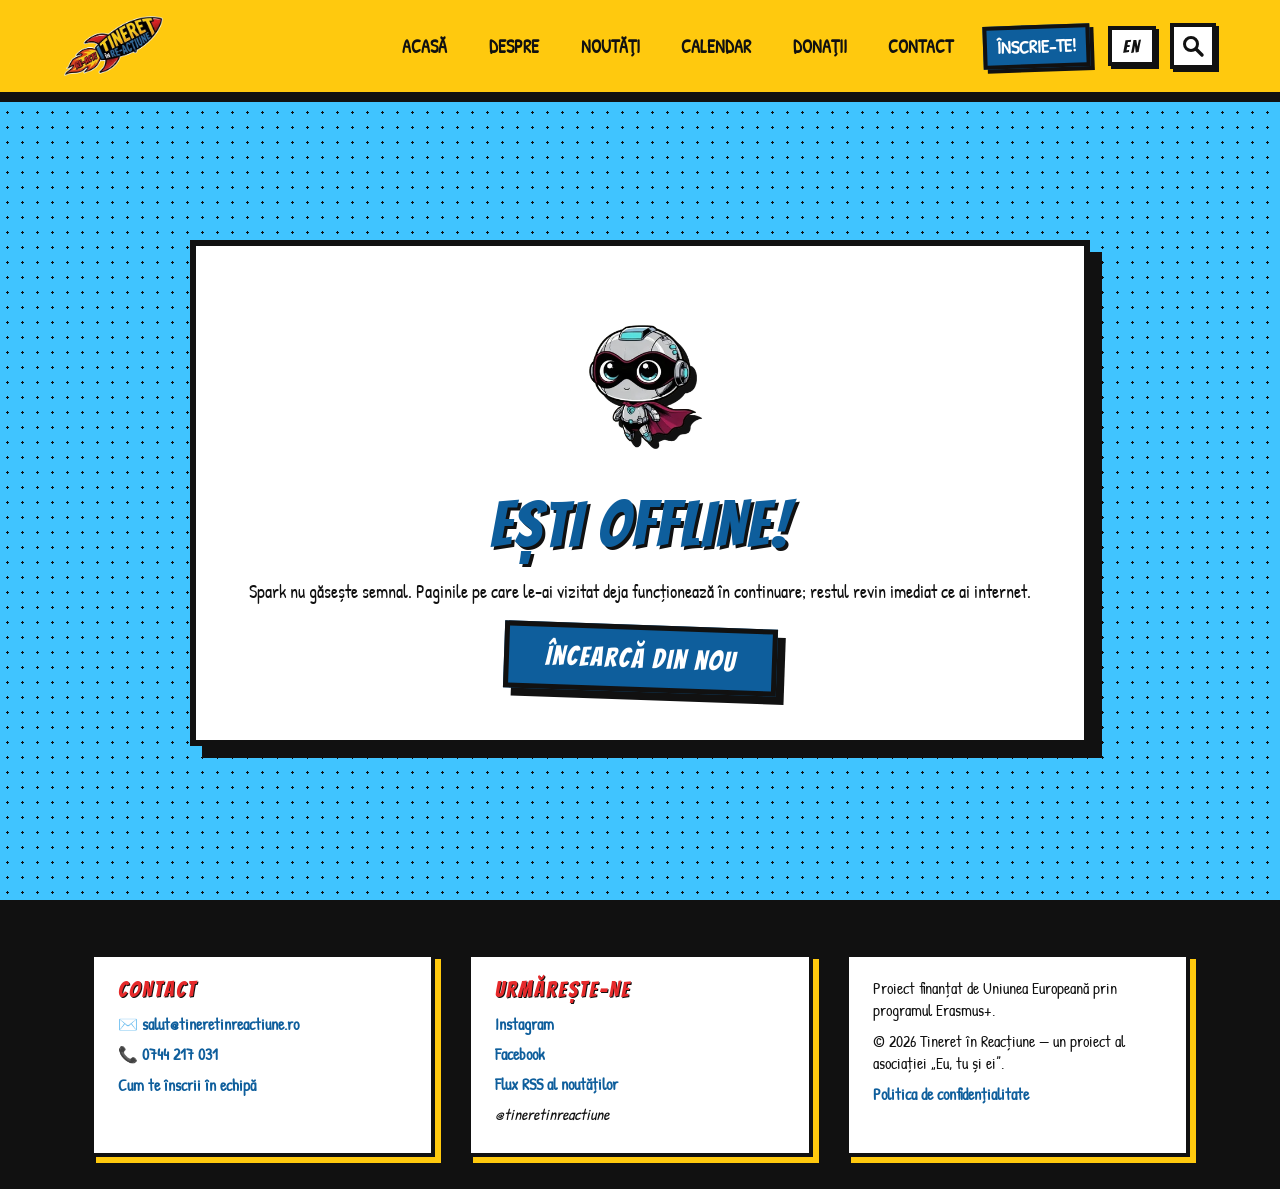
<file: offline.html>
<!DOCTYPE html>
<html lang="ro">
<head>
    <meta charset="UTF-8">
    <meta name="viewport" content="width=device-width, initial-scale=1.0, viewport-fit=cover">
    <meta http-equiv="Content-Security-Policy" content="default-src 'self'; script-src 'self'; style-src 'self' 'unsafe-inline'; font-src 'self'; img-src 'self'; connect-src 'self' https://api.web3forms.com; object-src 'none'; base-uri 'self'; form-action 'self' mailto:; manifest-src 'self'; worker-src 'self'">
    <meta name="referrer" content="strict-origin-when-cross-origin">
    <title data-i18n="meta.title.offline">Offline - Tineret în Reacțiune</title>
    <meta name="description" content="Nu există conexiune la internet." data-i18n-attr="content:meta.desc.offline">
    <meta name="robots" content="noindex">
    <meta name="theme-color" content="#FFC90E">
    <link rel="manifest" href="manifest.webmanifest">
    <link rel="icon" type="image/png" href="favicon.png">
    <link rel="apple-touch-icon" href="apple-touch-icon.png">
    <link rel="preload" href="fonts/bangers-400-latin.woff2" as="font" type="font/woff2" crossorigin>
    <link rel="preload" href="fonts/patrick-hand-400-latin.woff2" as="font" type="font/woff2" crossorigin>
    <link rel="stylesheet" href="style.css">
    <script src="lang-init.js"></script>
    <noscript><style>.comic-pop{opacity:1 !important;scale:none !important;rotate:none !important}</style></noscript>
</head>
<body class="pop-art-bg" data-page="offline">

    <a href="#main" class="skip-link" data-i18n="a11y.skip">Sari la conținut</a>

    <header class="pop-header" id="site-header"></header>

    <main id="main">
        <section class="pop-inner-page">
            <div class="pop-inner-content">
                <img src="spark.webp" alt="" class="offline-spark" width="320" height="320">
                <h1 class="inner-title" data-i18n="offline.title">EȘTI OFFLINE!</h1>
                <p class="inner-text" data-i18n="offline.text">Spark nu găsește semnal. Paginile pe care le-ai vizitat deja funcționează în continuare; restul revin imediat ce ai internet.</p>
                <div class="btn-wrapper"><a href="index.html" class="btn" data-i18n="offline.cta">Încearcă din nou</a></div>
            </div>
        </section>
    </main>

    <footer class="pop-footer" id="site-footer"></footer>

    <script src="site-data.js"></script>
    <script src="i18n.js"></script>
    <script src="shared.js"></script>
    <script src="animations.js"></script>
    <script src="search.js"></script>
    <script src="spark.js"></script>
</body>
</html>
</file>
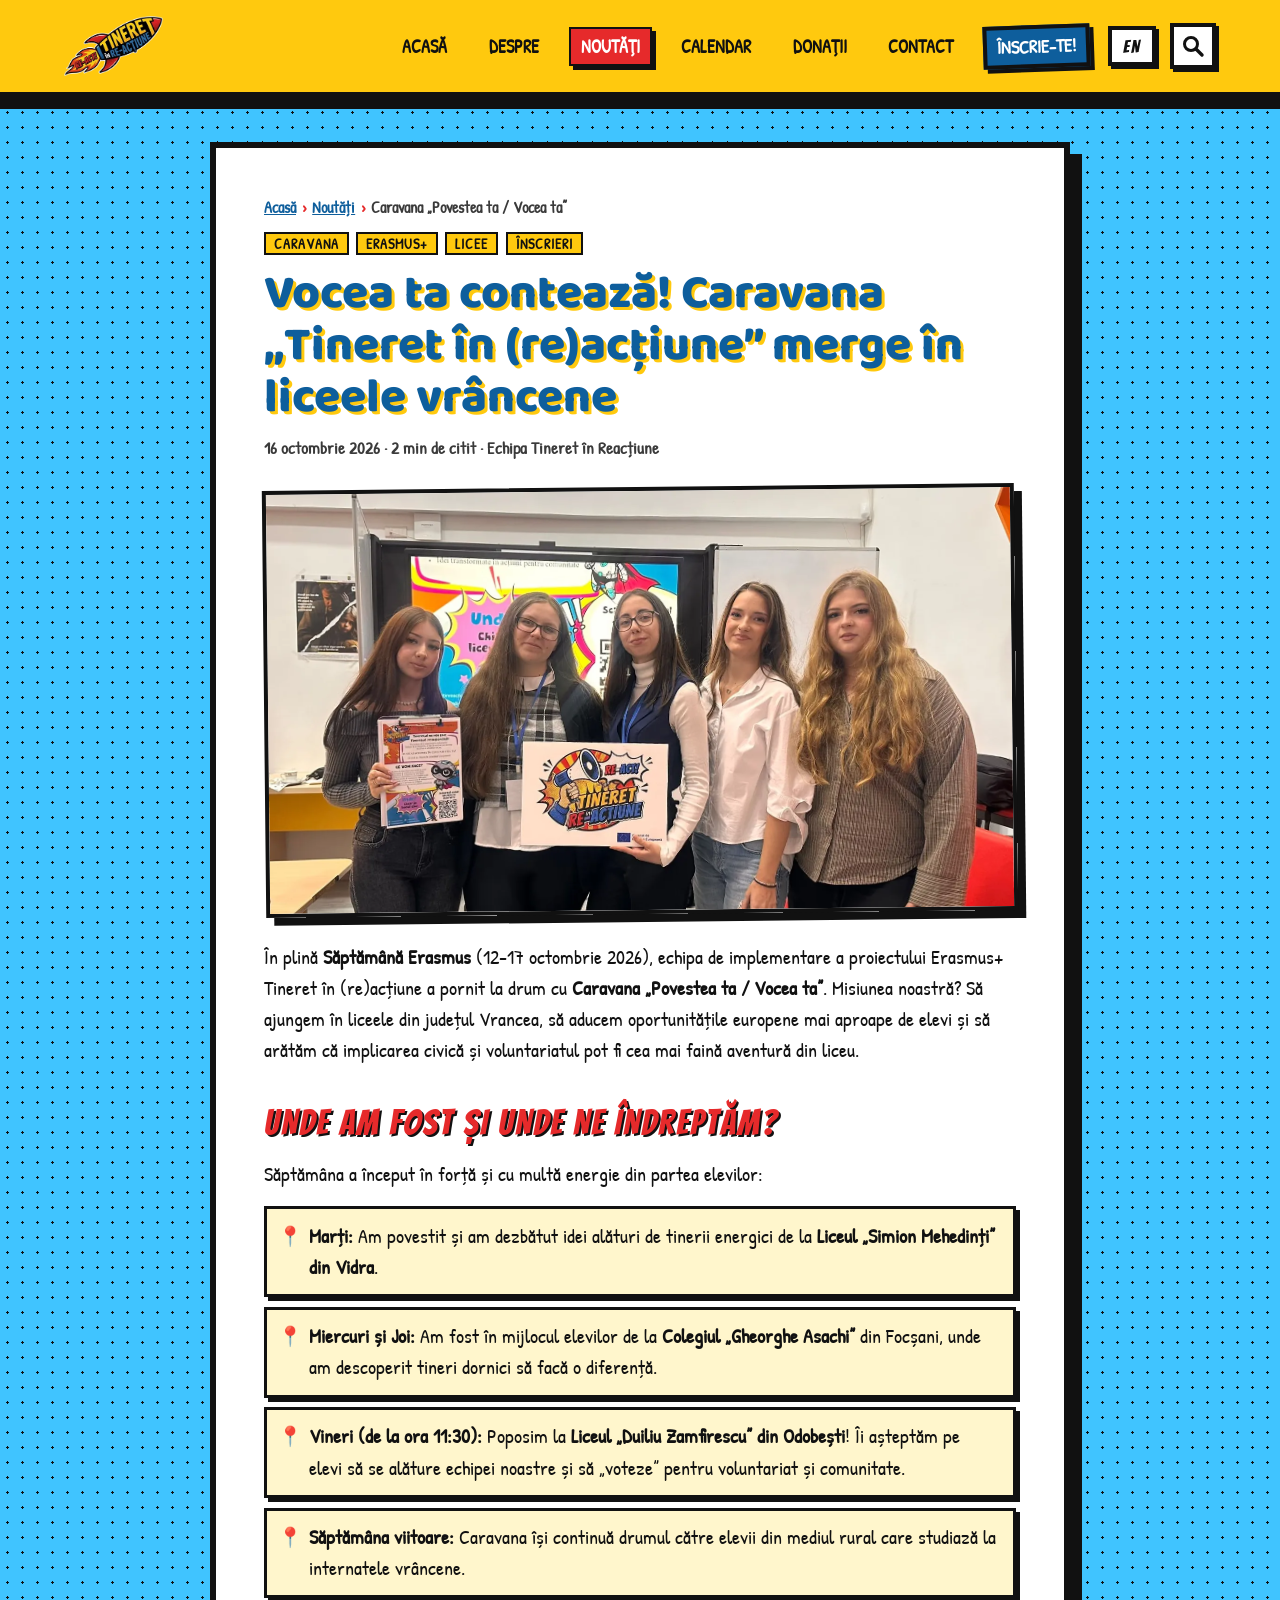
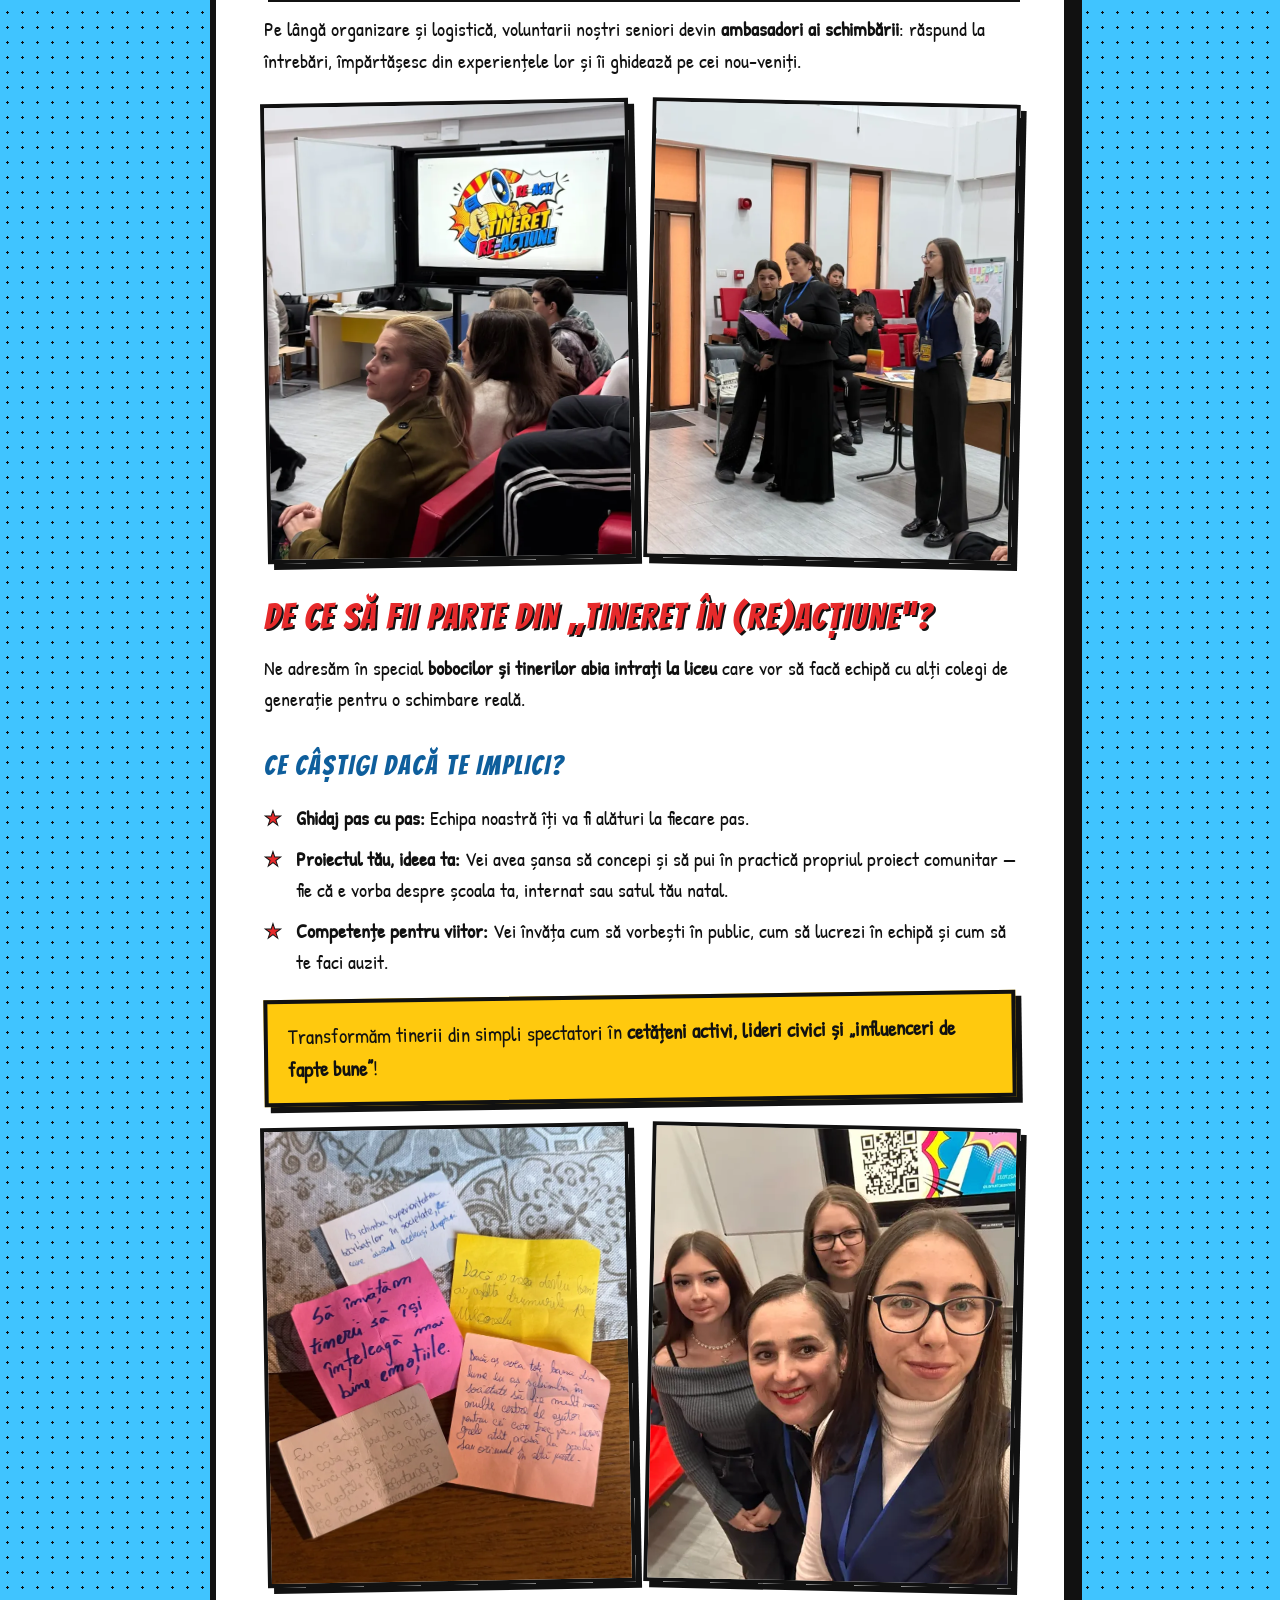
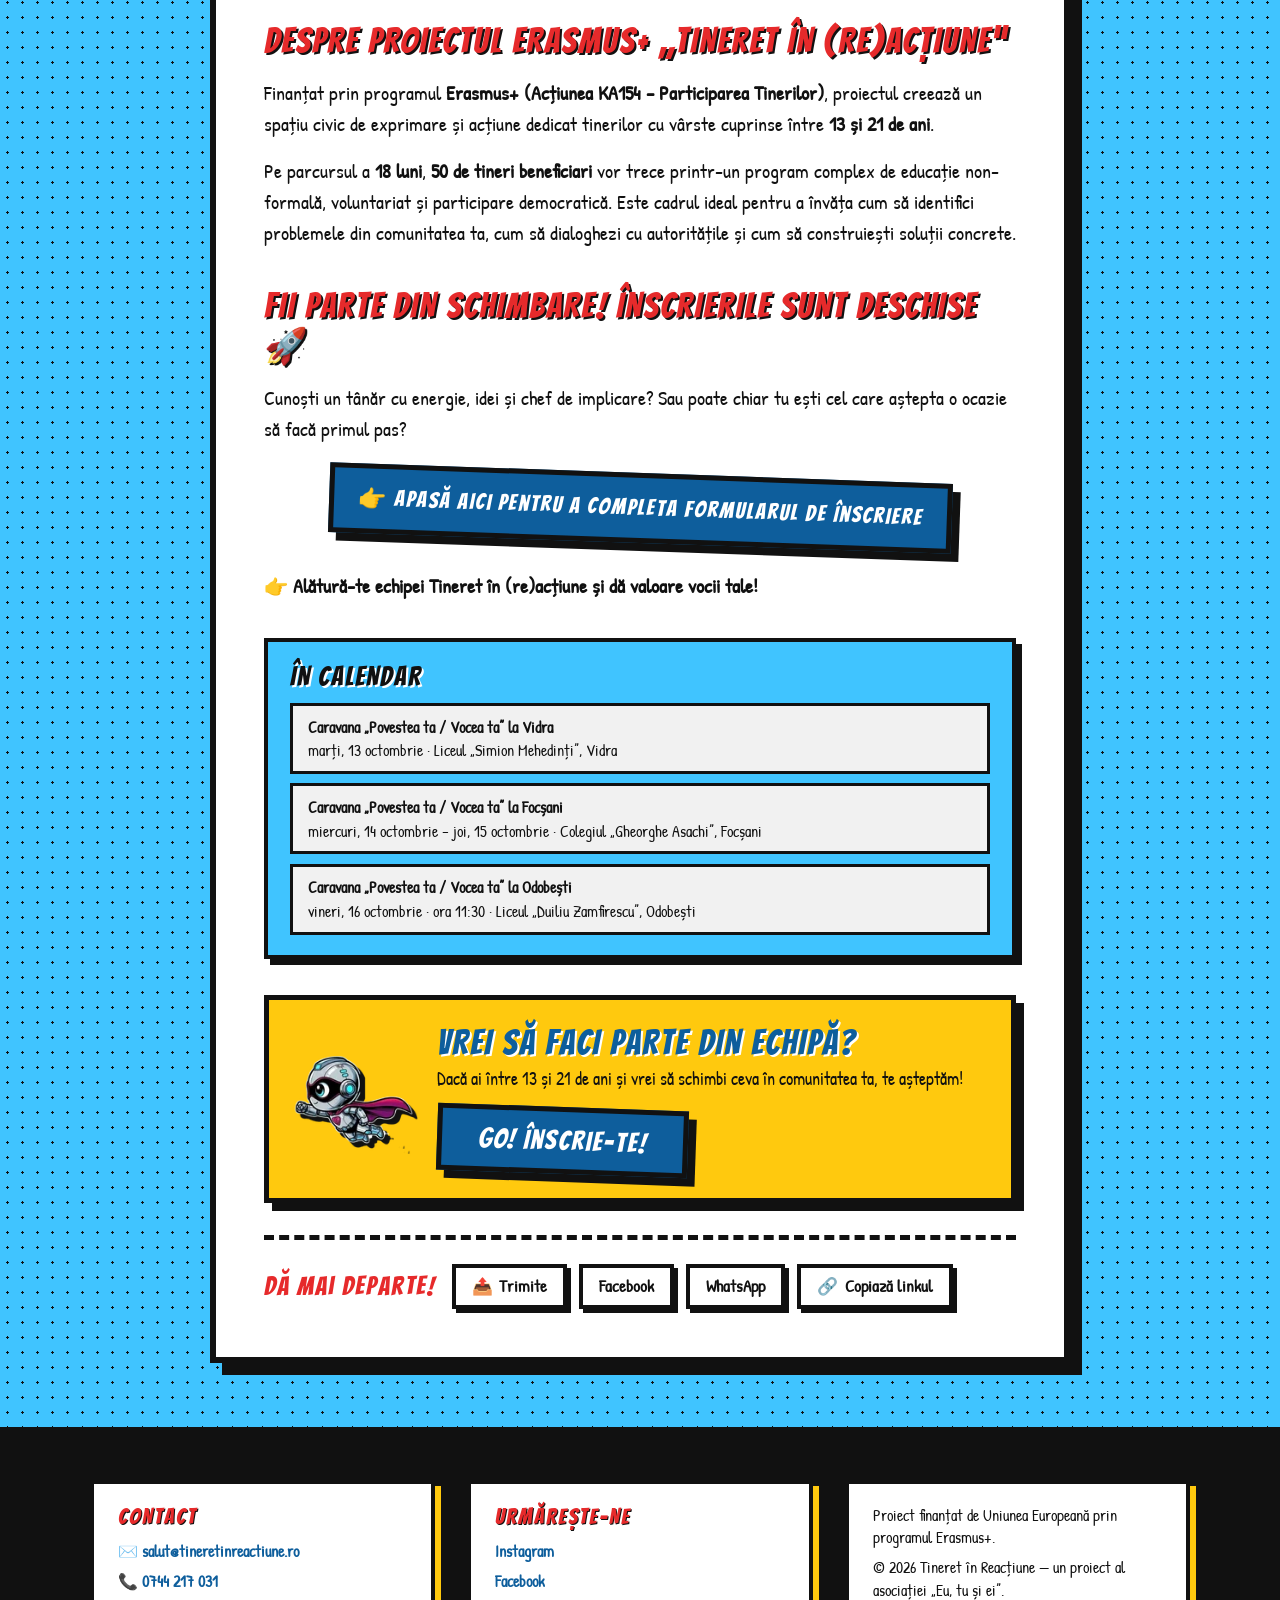
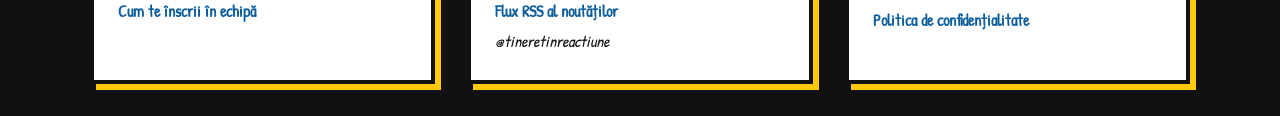
<file: noutati/caravana-povestea-ta-vocea-ta.html>
<!DOCTYPE html>
<html lang="ro">
<head>
    <meta charset="UTF-8">
    <meta name="viewport" content="width=device-width, initial-scale=1.0, viewport-fit=cover">
    <meta http-equiv="Content-Security-Policy" content="default-src 'self'; script-src 'self'; style-src 'self' 'unsafe-inline'; font-src 'self'; img-src 'self'; connect-src 'self' https://api.web3forms.com; object-src 'none'; base-uri 'self'; form-action 'self' mailto:; manifest-src 'self'; worker-src 'self'">
    <meta name="referrer" content="strict-origin-when-cross-origin">
    <title>Caravana „Povestea ta / Vocea ta” în liceele din Vrancea - Tineret în Reacțiune</title>
    <meta name="description" content="În Săptămâna Erasmus, Caravana „Povestea ta / Vocea ta” a pornit prin liceele din Vrancea: Vidra, Focșani, Odobești, apoi spre internatele din mediul rural. Vezi pe unde am fost și cum te poți înscrie în echipă.">
    <link rel="canonical" href="https://tineretinreactiune.ro/noutati/caravana-povestea-ta-vocea-ta.html">
    <meta property="og:type" content="article">
    <meta property="og:site_name" content="Tineret în Reacțiune">
    <meta property="og:locale" content="ro_RO">
    <meta property="og:url" content="https://tineretinreactiune.ro/noutati/caravana-povestea-ta-vocea-ta.html">
    <meta property="og:title" content="Caravana „Povestea ta / Vocea ta” în liceele din Vrancea - Tineret în Reacțiune">
    <meta property="og:description" content="În Săptămâna Erasmus, Caravana „Povestea ta / Vocea ta” a pornit prin liceele din Vrancea: Vidra, Focșani, Odobești, apoi spre internatele din mediul rural. Vezi pe unde am fost și cum te poți înscrie în echipă.">
    <meta property="og:image" content="https://tineretinreactiune.ro/noutati/img/caravana-povestea-ta-vocea-ta/og-caravana-grup.jpg">
    <meta name="twitter:card" content="summary_large_image">
    <meta name="theme-color" content="#FFC90E">
    <link rel="manifest" href="../manifest.webmanifest">
    <link rel="icon" type="image/png" href="../favicon.png">
    <link rel="apple-touch-icon" href="../apple-touch-icon.png">
    <link rel="alternate" type="application/rss+xml" title="Noutăți - Tineret în Reacțiune" href="https://tineretinreactiune.ro/feed.xml">
    <link rel="preload" href="../fonts/bangers-400-latin.woff2" as="font" type="font/woff2" crossorigin>
    <link rel="preload" href="../fonts/patrick-hand-400-latin.woff2" as="font" type="font/woff2" crossorigin>
    <link rel="stylesheet" href="../style.css">
    <script src="../lang-init.js"></script>
    <noscript><style>.comic-pop{opacity:1 !important;scale:none !important;rotate:none !important}</style></noscript>
    <meta property="article:published_time" content="2026-10-16T09:00:00+03:00">
    <meta property="article:tag" content="Caravana">
    <meta property="article:tag" content="Erasmus+">
    <meta property="article:tag" content="Licee">
    <meta property="article:tag" content="Înscrieri">
    <script type="application/ld+json">
    [{"@context": "https://schema.org", "@type": "BlogPosting", "headline": "Vocea ta contează! Caravana „Tineret în (re)acțiune” merge în liceele vrâncene", "description": "În Săptămâna Erasmus, Caravana „Povestea ta / Vocea ta” a pornit prin liceele din Vrancea: Vidra, Focșani, Odobești, apoi spre internatele din mediul rural. Vezi pe unde am fost și cum te poți înscrie în echipă.", "datePublished": "2026-10-16T09:00:00+03:00", "dateModified": "2026-10-16T09:00:00+03:00", "inLanguage": "ro", "mainEntityOfPage": "https://tineretinreactiune.ro/noutati/caravana-povestea-ta-vocea-ta.html", "url": "https://tineretinreactiune.ro/noutati/caravana-povestea-ta-vocea-ta.html", "image": "https://tineretinreactiune.ro/noutati/img/caravana-povestea-ta-vocea-ta/og-caravana-grup.jpg", "keywords": "Caravana, Erasmus+, Licee, Înscrieri", "author": {"@type": "Organization", "name": "Tineret în Reacțiune", "url": "https://tineretinreactiune.ro/"}, "publisher": {"@type": "NGO", "name": "Tineret în Reacțiune", "url": "https://tineretinreactiune.ro/", "logo": {"@type": "ImageObject", "url": "https://tineretinreactiune.ro/logo-tineret.png"}}}, {"@context": "https://schema.org", "@type": "BreadcrumbList", "itemListElement": [{"@type": "ListItem", "position": 1, "name": "Acasă", "item": "https://tineretinreactiune.ro/"}, {"@type": "ListItem", "position": 2, "name": "Noutăți", "item": "https://tineretinreactiune.ro/noutati.html"}, {"@type": "ListItem", "position": 3, "name": "Vocea ta contează! Caravana „Tineret în (re)acțiune” merge în liceele vrâncene", "item": "https://tineretinreactiune.ro/noutati/caravana-povestea-ta-vocea-ta.html"}]}]
    </script>
</head>
<body class="pop-art-bg" data-page="noutati" data-root="../">

    <a href="#main" class="skip-link" data-i18n="a11y.skip">Sari la conținut</a>

    <header class="pop-header" id="site-header"></header>
    <div class="read-progress" aria-hidden="true"><span></span></div>

    <main id="main" class="post-page">
        <article class="post">
            <header class="post-header comic-pop">
                <nav class="breadcrumb" aria-label="Unde te afli" data-i18n-attr="aria-label:post.breadcrumb">
                    <ol>
                        <li><a href="../index.html" data-i18n="nav.home">Acasă</a></li>
                        <li><a href="../noutati.html" data-i18n="nav.news">Noutăți</a></li>
                        <li aria-current="page">Caravana „Povestea ta / Vocea ta”</li>
                    </ol>
                </nav>
                <ul class="post-tags" aria-label="Etichete" data-i18n-attr="aria-label:news.tags"><li><a class="tag" href="../noutati.html?eticheta=caravana"><span data-en="Caravan">Caravana</span></a></li><li><a class="tag" href="../noutati.html?eticheta=erasmus"><span data-en="Erasmus+">Erasmus+</span></a></li><li><a class="tag" href="../noutati.html?eticheta=licee"><span data-en="High schools">Licee</span></a></li><li><a class="tag" href="../noutati.html?eticheta=inscrieri"><span data-en="Sign-ups">Înscrieri</span></a></li></ul>
                <h1 class="post-title">Vocea ta contează! Caravana „Tineret în (re)acțiune” merge în liceele vrâncene</h1>
                <p class="post-meta"><time datetime="2026-10-16" data-format="long">16 octombrie 2026</time> · 2 <span data-i18n="post.minRead">min de citit</span> · <span data-i18n="post.by">Echipa Tineret în Reacțiune</span></p>
            </header>

            <figure class="post-cover comic-pop"><img class="cover-photo" src="../noutati/img/caravana-povestea-ta-vocea-ta/caravana-grup.webp" alt="Cinci tinere zâmbesc într-o sală de clasă; una dintre ele ține logo-ul Tineret în (re)acțiune." width="1595" height="1405" fetchpriority="high" style="object-position:50% 18%"></figure>

            <p class="lang-note" lang="en">🇷🇴 This article is only available in Romanian.</p>

            <div class="post-body prose">
<p>În plină <strong>Săptămână Erasmus</strong> (12-17 octombrie 2026), echipa de implementare a proiectului Erasmus+ Tineret în (re)acțiune a pornit la drum cu <strong>Caravana „Povestea ta / Vocea ta”</strong>. Misiunea noastră? Să ajungem în liceele din județul Vrancea, să aducem oportunitățile europene mai aproape de elevi și să arătăm că implicarea civică și voluntariatul pot fi cea mai faină aventură din liceu.</p>

<h2>Unde am fost și unde ne îndreptăm?</h2>
<p>Săptămâna a început în forță și cu multă energie din partea elevilor:</p>
<ul class="route">
    <li><strong>Marți:</strong> Am povestit și am dezbătut idei alături de tinerii energici de la <strong>Liceul „Simion Mehedinți” din Vidra</strong>.</li>
    <li><strong>Miercuri și Joi:</strong> Am fost în mijlocul elevilor de la <strong>Colegiul „Gheorghe Asachi”</strong> din Focșani, unde am descoperit tineri dornici să facă o diferență.</li>
    <li><strong>Vineri (de la ora 11:30):</strong> Poposim la <strong>Liceul „Duiliu Zamfirescu” din Odobești</strong>! Îi așteptăm pe elevi să se alăture echipei noastre și să „voteze” pentru voluntariat și comunitate.</li>
    <li><strong>Săptămâna viitoare:</strong> Caravana își continuă drumul către elevii din mediul rural care studiază la internatele vrâncene.</li>
</ul>
<p>Pe lângă organizare și logistică, voluntarii noștri seniori devin <strong>ambasadori ai schimbării</strong>: răspund la întrebări, împărtășesc din experiențele lor și îi ghidează pe cei nou-veniți.</p>
<div class="photo-grid">
    <figure><img src="img/caravana-povestea-ta-vocea-ta/caravana-1-sm.webp" alt="Elevi urmăresc prezentarea proiectului, cu logo-ul Tineret în (re)acțiune pe ecran." width="800" height="1067" loading="lazy" decoding="async"></figure>
    <figure><img src="img/caravana-povestea-ta-vocea-ta/caravana-3-sm.webp" alt="Membre ale echipei vorbesc în fața elevilor, într-o sală de clasă." width="800" height="1067" loading="lazy" decoding="async"></figure>
</div>

<h2>De ce să fii parte din „Tineret în (re)acțiune”?</h2>
<p>Ne adresăm în special <strong>bobocilor și tinerilor abia intrați la liceu</strong> care vor să facă echipă cu alți colegi de generație pentru o schimbare reală.</p>
<h3>Ce câștigi dacă te implici?</h3>
<ul>
    <li><strong>Ghidaj pas cu pas:</strong> Echipa noastră îți va fi alături la fiecare pas.</li>
    <li><strong>Proiectul tău, ideea ta:</strong> Vei avea șansa să concepi și să pui în practică propriul proiect comunitar — fie că e vorba despre școala ta, internat sau satul tău natal.</li>
    <li><strong>Competențe pentru viitor:</strong> Vei învăța cum să vorbești în public, cum să lucrezi în echipă și cum să te faci auzit.</li>
</ul>
<p class="callout">Transformăm tinerii din simpli spectatori în <strong>cetățeni activi, lideri civici și „influenceri de fapte bune”</strong>!</p>
<div class="photo-grid">
    <figure><img src="img/caravana-povestea-ta-vocea-ta/caravana-6-sm.webp" alt="Bilețele colorate pe care elevii și-au scris ideile, de exemplu: „Să învățăm tinerii să își înțeleagă mai bine emoțiile”." width="800" height="1067" loading="lazy" decoding="async"></figure>
    <figure><img src="img/caravana-povestea-ta-vocea-ta/caravana-9-sm.webp" alt="Selfie cu o parte din echipă, într-o sală de clasă." width="800" height="600" loading="lazy" decoding="async"></figure>
</div>

<h2>Despre proiectul Erasmus+ „Tineret în (re)acțiune”</h2>
<p>Finanțat prin programul <strong>Erasmus+ (Acțiunea KA154 – Participarea Tinerilor)</strong>, proiectul creează un spațiu civic de exprimare și acțiune dedicat tinerilor cu vârste cuprinse între <strong>13 și 21 de ani</strong>.</p>
<p>Pe parcursul a <strong>18 luni</strong>, <strong>50 de tineri beneficiari</strong> vor trece printr-un program complex de educație non-formală, voluntariat și participare democratică. Este cadrul ideal pentru a învăța cum să identifici problemele din comunitatea ta, cum să dialoghezi cu autoritățile și cum să construiești soluții concrete.</p>

<h2>Fii parte din schimbare! Înscrierile sunt deschise 🚀</h2>
<p>Cunoști un tânăr cu energie, idei și chef de implicare? Sau poate chiar tu ești cel care aștepta o ocazie să facă primul pas?</p>
<p class="prose-cta"><a href="https://forms.gle/Et9LzJrL6iJFySSk9" class="btn" data-signup>👉 Apasă aici pentru a completa Formularul de Înscriere <span class="sr-only">(se deschide într-o filă nouă)</span></a></p>
<p><strong>👉 Alătură-te echipei Tineret în (re)acțiune și dă valoare vocii tale!</strong></p>
            </div>

            <aside class="post-events" data-post="noutati/caravana-povestea-ta-vocea-ta.html" aria-labelledby="post-events-title" hidden>
                <h2 id="post-events-title" data-i18n="post.events">În calendar</h2>
                <ul class="post-events-list"></ul>
            </aside>

            <section class="post-cta comic-pop" aria-labelledby="post-cta-title">
                <img src="../spark2-sm.webp" alt="" width="140" height="116" loading="lazy">
                <div>
                    <h2 id="post-cta-title" data-i18n="post.ctaTitle">Vrei să faci parte din echipă?</h2>
                    <p data-i18n="post.ctaText">Dacă ai între 13 și 21 de ani și vrei să schimbi ceva în comunitatea ta, te așteptăm!</p>
                    <a href="../inscriere.html" class="btn" data-signup><span data-i18n="post.ctaBtn">GO! Înscrie-te!</span> <span class="sr-only" data-i18n="a11y.newTab">(se deschide într-o filă nouă)</span></a>
                </div>
            </section>

            <div class="share-bar" data-share data-url="https://tineretinreactiune.ro/noutati/caravana-povestea-ta-vocea-ta.html" data-title="Vocea ta contează! Caravana „Tineret în (re)acțiune” merge în liceele vrâncene">
                <p class="share-label" data-i18n="post.share">Dă mai departe!</p>
                <div class="share-buttons">
                    <button type="button" class="btn-small share-native" hidden>📤 <span data-i18n="post.shareNative">Trimite</span></button>
                    <a class="btn-small" href="https://www.facebook.com/sharer/sharer.php?u=https%3A%2F%2Ftineretinreactiune.ro%2Fnoutati%2Fcaravana-povestea-ta-vocea-ta.html" target="_blank" rel="noopener noreferrer">Facebook <span class="sr-only" data-i18n="a11y.newTab">(se deschide într-o filă nouă)</span></a>
                    <a class="btn-small" href="https://wa.me/?text=Vocea%20ta%20conteaz%C4%83%21%20Caravana%20%E2%80%9ETineret%20%C3%AEn%20%28re%29ac%C8%9Biune%E2%80%9D%20merge%20%C3%AEn%20liceele%20vr%C3%A2ncene%20https%3A%2F%2Ftineretinreactiune.ro%2Fnoutati%2Fcaravana-povestea-ta-vocea-ta.html" target="_blank" rel="noopener noreferrer">WhatsApp <span class="sr-only" data-i18n="a11y.newTab">(se deschide într-o filă nouă)</span></a>
                    <button type="button" class="btn-small share-copy">🔗 <span data-i18n="post.copyLink">Copiază linkul</span></button>
                </div>
            </div>
        </article>

        
    </main>

    <footer class="pop-footer" id="site-footer"></footer>

    <script src="../site-data.js"></script>
    <script src="../i18n.js"></script>
    <script src="../shared.js"></script>
    <script src="../animations.js"></script>
    <script src="../calendar.js"></script>
    <script src="../search.js"></script>
    <script src="../blog.js"></script>
    <script src="../spark.js"></script>
</body>
</html>
</file>
<file: style.css>
/* style.css - Tineret în Reacțiune · Pop Art */

/* ---------- Fonturi (găzduite local, fără Google) ---------- */
@font-face { font-family: 'Baloo 2'; font-style: normal; font-weight: 800; font-display: swap; src: url('fonts/baloo-2-800-latin-ext.woff2') format('woff2'); unicode-range: U+0100-02BA, U+02BD-02C5, U+02C7-02CC, U+02CE-02D7, U+02DD-02FF, U+0304, U+0308, U+0329, U+1D00-1DBF, U+1E00-1E9F, U+1EF2-1EFF, U+2020, U+20A0-20AB, U+20AD-20C0, U+2113, U+2C60-2C7F, U+A720-A7FF; }
@font-face { font-family: 'Baloo 2'; font-style: normal; font-weight: 800; font-display: swap; src: url('fonts/baloo-2-800-latin.woff2') format('woff2'); unicode-range: U+0000-00FF, U+0131, U+0152-0153, U+02BB-02BC, U+02C6, U+02DA, U+02DC, U+0304, U+0308, U+0329, U+2000-206F, U+20AC, U+2122, U+2191, U+2193, U+2212, U+2215, U+FEFF, U+FFFD; }
@font-face { font-family: 'Bangers'; font-style: normal; font-weight: 400; font-display: swap; src: url('fonts/bangers-400-latin-ext.woff2') format('woff2'); unicode-range: U+0100-02BA, U+02BD-02C5, U+02C7-02CC, U+02CE-02D7, U+02DD-02FF, U+0304, U+0308, U+0329, U+1D00-1DBF, U+1E00-1E9F, U+1EF2-1EFF, U+2020, U+20A0-20AB, U+20AD-20C0, U+2113, U+2C60-2C7F, U+A720-A7FF; }
@font-face { font-family: 'Bangers'; font-style: normal; font-weight: 400; font-display: swap; src: url('fonts/bangers-400-latin.woff2') format('woff2'); unicode-range: U+0000-00FF, U+0131, U+0152-0153, U+02BB-02BC, U+02C6, U+02DA, U+02DC, U+0304, U+0308, U+0329, U+2000-206F, U+20AC, U+2122, U+2191, U+2193, U+2212, U+2215, U+FEFF, U+FFFD; }
@font-face { font-family: 'Patrick Hand'; font-style: normal; font-weight: 400; font-display: swap; src: url('fonts/patrick-hand-400-latin-ext.woff2') format('woff2'); unicode-range: U+0100-02BA, U+02BD-02C5, U+02C7-02CC, U+02CE-02D7, U+02DD-02FF, U+0304, U+0308, U+0329, U+1D00-1DBF, U+1E00-1E9F, U+1EF2-1EFF, U+2020, U+20A0-20AB, U+20AD-20C0, U+2113, U+2C60-2C7F, U+A720-A7FF; }
@font-face { font-family: 'Patrick Hand'; font-style: normal; font-weight: 400; font-display: swap; src: url('fonts/patrick-hand-400-latin.woff2') format('woff2'); unicode-range: U+0000-00FF, U+0131, U+0152-0153, U+02BB-02BC, U+02C6, U+02DA, U+02DC, U+0304, U+0308, U+0329, U+2000-206F, U+20AC, U+2122, U+2191, U+2193, U+2212, U+2215, U+FEFF, U+FFFD; }

/* ---------- Tokens ---------- */
:root {
    --pop-yellow: #FFC90E;
    --pop-magenta: #E62A2B;
    --pop-blue: #0E5E9C;
    --pop-cyan: #40C4FF;
    --pop-black: #111111;
    --pop-white: #FFFFFF;
    --error: #B3001B;
    --header-h: 102px;
    --bounce: cubic-bezier(0.34, 1.56, 0.64, 1);
}

/* ---------- Bază ---------- */
* {
    margin: 0;
    padding: 0;
    box-sizing: border-box;
}

html {
    scroll-behavior: smooth;
}

body {
    min-height: 100vh;
    background-color: var(--pop-white);
    color: var(--pop-black);
    font-family: 'Patrick Hand', cursive;
    overflow-x: hidden;
}

h1, h2, h3 {
    font-family: 'Bangers', cursive;
    font-weight: 400;
    letter-spacing: 2px;
    text-transform: uppercase;
}

img {
    max-width: 100%;
    height: auto;
    display: block;
}

a {
    text-decoration: none;
    transition: all 0.2s;
}

button {
    font: inherit;
    color: inherit;
}

::selection {
    background: var(--pop-yellow);
    color: var(--pop-black);
}

:focus-visible {
    outline: 3px solid var(--pop-black);
    outline-offset: 3px;
}

.i18n-pending body {
    visibility: hidden;
    animation: i18n-failsafe 0s 1.5s forwards;
}

@keyframes i18n-failsafe {
    to { visibility: visible; }
}

.sr-only {
    position: absolute;
    width: 1px; height: 1px;
    padding: 0; margin: -1px;
    overflow: hidden;
    clip: rect(0, 0, 0, 0);
    white-space: nowrap;
    border: 0;
}

.skip-link {
    position: absolute;
    left: 1rem;
    top: -120px;
    z-index: 3000;
    background: var(--pop-yellow);
    color: var(--pop-black);
    border: 4px solid var(--pop-black);
    box-shadow: 4px 4px 0 var(--pop-black);
    padding: 0.5rem 1rem;
    font-weight: 900;
}

.skip-link:focus {
    top: 1rem;
}

/* ---------- Tranziții între pagini (halftone) ---------- */
@view-transition {
    navigation: auto;
}

@property --vt-dot {
    syntax: '<percentage>';
    inherits: false;
    initial-value: 0%;
}

::view-transition-old(root) {
    animation: vt-fade-out 0.4s ease both;
}

::view-transition-new(root) {
    animation: vt-halftone 0.55s cubic-bezier(0.4, 0, 0.2, 1) both;
    -webkit-mask-image: radial-gradient(circle, #000 var(--vt-dot), transparent calc(var(--vt-dot) + 0.5%));
    mask-image: radial-gradient(circle, #000 var(--vt-dot), transparent calc(var(--vt-dot) + 0.5%));
    -webkit-mask-size: 28px 28px;
    mask-size: 28px 28px;
    -webkit-mask-position: center;
    mask-position: center;
}

::view-transition-group(site-header) {
    animation: none;
}

@keyframes vt-halftone {
    from { --vt-dot: 0%; }
    to { --vt-dot: 72%; }
}

@keyframes vt-fade-out {
    to { opacity: 0; scale: 0.98; }
}

/* ---------- Antet ---------- */
.pop-header {
    view-transition-name: site-header;
    padding: 1rem 5%;
    position: fixed;
    width: 100%;
    top: 0;
    z-index: 1000;
    display: flex;
    justify-content: space-between;
    align-items: center;
    gap: 1rem;
    background-color: var(--pop-yellow);
    border-bottom: 5px solid var(--pop-black);
    box-shadow: 0px 5px 0px var(--pop-black);
    transition: padding 0.25s ease, box-shadow 0.25s ease;
}

.pop-header.scrolled {
    padding: 0.5rem 5%;
    box-shadow: 0px 3px 0px var(--pop-black);
}

.pop-header.scrolled .pop-logo-container img {
    height: 44px;
}

.pop-header.scrolled .site-title {
    font-size: 1.7rem;
}

.pop-logo-container {
    display: flex;
    align-items: center;
    gap: 12px;
    min-width: 0;
}

.pop-logo-container img {
    height: 60px;
    width: auto;
    flex-shrink: 0;
    transition: height 0.25s ease;
}

.site-title {
    font-family: 'Bangers', cursive;
    letter-spacing: 2px;
    text-transform: uppercase;
    color: var(--pop-blue);
    font-size: 2.2rem;
    text-shadow: 2px 2px 0px var(--pop-white), 4px 4px 0px var(--pop-black);
    white-space: nowrap;
    transition: font-size 0.25s ease;
}

.site-title span {
    color: var(--pop-magenta);
}

.pop-nav {
    display: flex;
    align-items: center;
}

.nav-links {
    list-style: none;
    display: flex;
    align-items: center;
    gap: 1.1rem;
}

.nav-links li a {
    display: inline-block;
    white-space: nowrap;
    color: var(--pop-black);
    font-weight: 900;
    font-size: 1.15rem;
    text-transform: uppercase;
    padding: 5px 10px;
    border: 2px solid transparent;
}

.nav-links li a:hover,
.nav-links li a.active {
    background-color: var(--pop-magenta);
    color: var(--pop-white);
    border-color: var(--pop-black);
    box-shadow: 4px 4px 0px var(--pop-black);
}

.nav-links li a.nav-cta {
    background-color: var(--pop-blue);
    color: var(--pop-white);
    border: 4px solid var(--pop-black);
    box-shadow: 4px 4px 0 var(--pop-black);
    rotate: -2deg;
}

.nav-links li a.nav-cta:hover,
.nav-links li a.nav-cta[aria-current="page"] {
    background-color: var(--pop-magenta);
    rotate: 0deg;
    translate: -2px -2px;
    box-shadow: 6px 6px 0 var(--pop-black);
}

.lang-toggle {
    font-family: 'Bangers', cursive;
    font-size: 1.15rem;
    letter-spacing: 2px;
    background: var(--pop-white);
    border: 4px solid var(--pop-black);
    box-shadow: 3px 3px 0 var(--pop-black);
    padding: 3px 10px;
    min-width: 48px;
    min-height: 40px;
    cursor: pointer;
    transition: translate 0.15s ease, box-shadow 0.15s ease, background-color 0.15s ease;
}

.lang-toggle:hover {
    background: var(--pop-cyan);
    translate: -2px -2px;
    box-shadow: 5px 5px 0 var(--pop-black);
}

/* Meniu mobil */
.menu-toggle {
    display: none;
    flex-direction: column;
    justify-content: center;
    align-items: center;
    gap: 5px;
    width: 46px;
    height: 46px;
    background-color: var(--pop-white);
    border: 3px solid var(--pop-black);
    box-shadow: 3px 3px 0px var(--pop-black);
    cursor: pointer;
    flex-shrink: 0;
    z-index: 1002;
    position: relative;
}

.menu-toggle span {
    display: block;
    width: 24px;
    height: 3px;
    background-color: var(--pop-black);
    transition: transform 0.3s ease, opacity 0.3s ease;
}

.menu-toggle.open span:nth-child(1) { transform: translateY(8px) rotate(45deg); }
.menu-toggle.open span:nth-child(2) { opacity: 0; }
.menu-toggle.open span:nth-child(3) { transform: translateY(-8px) rotate(-45deg); }

/* ---------- Fundal ---------- */
.pop-art-bg {
    background-image: radial-gradient(var(--pop-black) 10%, transparent 11%);
    background-size: 15px 15px;
    background-color: var(--pop-cyan);
}

/* ---------- Pagini interioare ---------- */
.pop-inner-page {
    min-height: 100vh;
    min-height: 100svh;
    display: flex;
    justify-content: center;
    align-items: center;
    text-align: center;
    padding: calc(var(--header-h) + 2rem) 5% 3rem;
}

.pop-inner-content {
    background-color: var(--pop-white);
    padding: clamp(1.5rem, 5vw, 3rem);
    max-width: 900px;
    width: 100%;
    border: 6px solid var(--pop-black);
    box-shadow: 12px 12px 0px var(--pop-black);
}

.inner-title {
    font-size: clamp(2rem, 5vw, 4rem);
    color: var(--pop-blue);
    text-shadow: 3px 3px 0px var(--pop-black);
    margin-bottom: 20px;
}

.inner-text {
    font-size: 1.15rem;
    line-height: 1.45;
    color: var(--pop-black);
    margin-bottom: 20px;
}

.hero-kicker {
    display: inline-block;
    background-color: var(--pop-black);
    color: var(--pop-yellow);
    font-weight: 700;
    font-size: clamp(0.8rem, 1.8vw, 0.95rem);
    letter-spacing: 3px;
    text-transform: uppercase;
    padding: 4px 14px;
    border: 3px solid var(--pop-black);
    margin-bottom: 0.9rem;
    transform: rotate(-1deg);
}

.quote {
    color: var(--pop-black);
    font-size: clamp(1.05rem, 2.2vw, 1.3rem);
    font-weight: 700;
    font-style: italic;
    line-height: 1.4;
    margin-bottom: 1.25rem;
}

/* ---------- Butoane ---------- */
.btn-wrapper {
    position: relative;
    display: inline-block;
}

.btn {
    display: inline-block;
    background-color: var(--pop-blue);
    color: var(--pop-white);
    padding: 14px 36px;
    font-family: 'Bangers', cursive;
    font-size: clamp(1.2rem, 3vw, 1.7rem);
    letter-spacing: 2px;
    border: 5px solid var(--pop-black);
    box-shadow: 8px 8px 0px var(--pop-black);
    transform: rotate(2deg);
    transition: all 0.2s ease;
    position: relative;
    z-index: 2;
    cursor: pointer;
}

.btn:hover {
    background-color: var(--pop-yellow);
    color: var(--pop-magenta);
    transform: translate(-5px, -5px) rotate(0deg);
    box-shadow: 13px 13px 0px var(--pop-black);
}

.btn:active {
    transform: translate(0, 0) rotate(0deg);
    box-shadow: 4px 4px 0px var(--pop-black);
}

.btn-alt {
    background-color: var(--pop-yellow);
    color: var(--pop-black);
    transform: rotate(-2deg);
}

.btn-alt:hover {
    background-color: var(--pop-magenta);
    color: var(--pop-white);
}

.btn[disabled] {
    opacity: 0.7;
    cursor: progress;
}

.btn-small {
    display: inline-flex;
    align-items: center;
    gap: 0.4rem;
    font-family: 'Patrick Hand', cursive;
    font-weight: 700;
    font-size: 1.05rem;
    padding: 0.45rem 1rem;
    min-height: 44px;
    background: var(--pop-white);
    color: var(--pop-black);
    border: 4px solid var(--pop-black);
    box-shadow: 4px 4px 0 var(--pop-black);
    cursor: pointer;
    transition: translate 0.15s ease, box-shadow 0.15s ease, background-color 0.15s ease;
}

.btn-small:hover {
    background: var(--pop-yellow);
    translate: -2px -2px;
    box-shadow: 6px 6px 0 var(--pop-black);
}

/* =====================================================================
   HERO (prima pagină) — compoziție 1280×720 scalată cu cqw
   ===================================================================== */
.hero-e {
    position: relative;
    min-height: 100vh;
    min-height: 100svh;
    padding-top: var(--header-h);
    display: grid;
    place-items: center;
    overflow: hidden;
    isolation: isolate;
    border-bottom: 6px solid var(--pop-black);
}

.hero-bg {
    position: absolute;
    inset: var(--header-h) 0 0 0;
    z-index: -1;
    overflow: hidden;
    background: #F58A1F;
}

.hero-layer {
    position: absolute;
    inset: 0;
    width: 100%;
    height: 100%;
    display: block;
}

.hero-rays {
    position: absolute;
    top: 50%;
    left: 50%;
    width: min(150vmax, 2800px);
    aspect-ratio: 1;
    translate: -50% -50%;
    background: repeating-conic-gradient(from 0deg, rgba(255, 255, 255, 0.26) 0deg 8.6deg, rgba(255, 255, 255, 0) 9deg 20deg);
    animation: rays-spin 140s linear infinite;
    will-change: rotate;
    pointer-events: none;
}

.hero-rays--white {
    background: repeating-conic-gradient(from 7deg, rgba(255, 255, 255, 0.85) 0deg 4deg, rgba(255, 255, 255, 0) 4.4deg 51deg);
    animation-duration: 220s;
    animation-direction: reverse;
}

@keyframes rays-spin {
    to { rotate: 360deg; }
}

.hero-stage {
    position: relative;
    width: min(100vw, calc((100vh - var(--header-h)) * 16 / 9), 1600px);
    width: min(100vw, calc((100svh - var(--header-h)) * 16 / 9), 1600px);
    aspect-ratio: 16 / 9;
    container-type: inline-size;
}

.hero-bubble,
.hero-badge,
.hero-bangs {
    position: absolute;
    inset: 0;
    pointer-events: none;
}

.hero-bubble {
    transform-origin: 50% 51%;
    animation: bubble-pop 0.8s var(--bounce) 0.15s both;
}

.hero-title {
    position: absolute;
    left: 19.14%;
    width: 61.72%;
    top: 26.1%;
    text-align: center;
    font-family: 'Baloo 2', 'Rubik', sans-serif;
    font-weight: 800;
    font-size: 8.125cqw;
    line-height: 0.98;
    letter-spacing: 0;
    text-transform: none;
    color: var(--pop-black);
    -webkit-text-stroke: 0.23cqw var(--pop-black);
}

.star-up,
.star-down {
    transform-box: fill-box;
    transform-origin: center;
    animation: twinkle 2.6s ease-in-out infinite;
    animation-delay: calc(var(--i) * -0.37s);
}

@keyframes twinkle {
    0%, 100% { scale: 1; }
    50% { scale: 1.18; }
}

.hero-cta-wrap {
    position: absolute;
    left: 16.8%;
    width: 61.72%;
    top: 69.4%;
    display: flex;
    justify-content: center;
    animation: pop-in 0.6s var(--bounce) 0.75s both;
}

.hero-cta {
    background-color: var(--pop-magenta);
    font-size: max(16px, 2.2cqw);
    padding: max(8px, 0.95cqw) max(18px, 2.7cqw);
    text-shadow: 2px 2px 0 var(--pop-black);
    transform: rotate(-2deg);
}

.hero-badge {
    transform-origin: 11.7% 16.4%;
    animation: badge-drop 0.75s var(--bounce) 0.45s both;
}

.hero-logo {
    position: absolute;
    left: 0.3%;
    top: 2.5%;
    width: 25.8%;
    rotate: -4deg;
    filter: drop-shadow(0.55cqw 0.55cqw 0 var(--pop-black));
    pointer-events: auto;
    cursor: pointer;
    user-select: none;
    -webkit-user-drag: none;
}

.hero-bangs {
    transform-origin: 65% 80%;
    animation: pop-in 0.5s var(--bounce) 1.15s both, bangs-wiggle 3.5s ease-in-out 2s infinite;
}

@keyframes bangs-wiggle {
    0%, 80%, 100% { rotate: 0deg; }
    85% { rotate: -4deg; }
    90% { rotate: 3deg; }
    95% { rotate: -2deg; }
}

.hero-spark {
    position: absolute;
    right: -2.03%;
    bottom: -3.05%;
    width: 36.7%;
    padding: 0;
    border: 0;
    background: none;
    cursor: pointer;
    rotate: -5deg;
    transition: scale 0.25s var(--bounce);
    animation: spark-fly 1.1s cubic-bezier(0.22, 1, 0.36, 1) 0.5s both;
    -webkit-tap-highlight-color: transparent;
}

.hero-spark img {
    width: 100%;
    filter: drop-shadow(0.23cqw 0 0 #fff) drop-shadow(-0.23cqw 0 0 #fff) drop-shadow(0 0.23cqw 0 #fff) drop-shadow(0 -0.23cqw 0 #fff) drop-shadow(0.62cqw 0.62cqw 0 var(--pop-black));
    animation: spark-hover 3.2s ease-in-out 1.6s infinite;
}

.hero-spark:hover {
    scale: 1.04;
}

.hero-spark.boing {
    scale: 1.12;
}

.hero-spark:focus-visible {
    outline: 4px dashed var(--pop-black);
    outline-offset: 4px;
    border-radius: 16px;
}

@keyframes spark-fly {
    from { translate: 60vw 12%; opacity: 0; }
    35% { opacity: 1; }
    to { translate: 0 0; opacity: 1; }
}

@keyframes spark-hover {
    0%, 100% { translate: 0 0; }
    50% { translate: 0 -3.5%; }
}

.spark-tip {
    position: absolute;
    right: 1.5%;
    bottom: 47%;
    width: max-content;
    max-width: 21%;
    z-index: 5;
    background: var(--pop-white);
    border: 4px solid var(--pop-black);
    border-radius: 18px;
    box-shadow: 6px 6px 0 var(--pop-black);
    padding: max(10px, 0.9cqw) max(14px, 1.3cqw);
    font-weight: 700;
    font-size: max(15px, 1.4cqw);
    line-height: 1.3;
    text-align: left;
    opacity: 0;
    scale: 0.6;
    transform-origin: 70% 110%;
    transition: opacity 0.2s ease, scale 0.35s var(--bounce);
    pointer-events: none;
}

.spark-tip.show {
    opacity: 1;
    scale: 1;
    pointer-events: auto;
}

.spark-tip::after {
    content: '';
    position: absolute;
    bottom: -18px;
    right: 30%;
    border-left: 12px solid transparent;
    border-right: 12px solid transparent;
    border-top: 18px solid var(--pop-black);
}

.spark-tip a {
    display: inline-block;
    margin-top: 4px;
    color: var(--pop-blue);
    font-weight: 900;
    text-decoration: underline;
}

@keyframes bubble-pop {
    from { opacity: 0; transform: scale(0.35) rotate(-6deg); }
    to { opacity: 1; transform: none; }
}

@keyframes badge-drop {
    from { opacity: 0; transform: translateY(-60%) rotate(-25deg); }
    to { opacity: 1; transform: none; }
}

@keyframes pop-in {
    from { opacity: 0; scale: 0.3; }
    to { opacity: 1; scale: 1; }
}

/* ---------- Secțiuni prima pagină ---------- */
.home-intro {
    display: grid;
    grid-template-columns: minmax(0, 1.4fr) minmax(0, 1fr);
    gap: 2.5rem;
    align-items: start;
    max-width: 1150px;
    margin: 0 auto;
    padding: 5rem 5% 3rem;
}

.home-intro:has(.next-event[hidden]) {
    grid-template-columns: minmax(0, 1fr);
    max-width: 900px;
}

.intro-card {
    background: var(--pop-white);
    border: 6px solid var(--pop-black);
    box-shadow: 12px 12px 0 var(--pop-black);
    padding: clamp(1.5rem, 4vw, 2.5rem);
    transform: rotate(-1deg);
    text-align: center;
}

.intro-card h2 {
    font-size: clamp(2.2rem, 5vw, 3.6rem);
    color: var(--pop-magenta);
    text-shadow: 3px 3px 0 var(--pop-black);
    margin-bottom: 0.75rem;
}

.intro-actions {
    display: flex;
    flex-wrap: wrap;
    justify-content: center;
    gap: 1.5rem;
    margin-top: 1.5rem;
}

.next-event {
    background: var(--pop-yellow);
    border: 6px solid var(--pop-black);
    box-shadow: 10px 10px 0 var(--pop-black);
    padding: 1.5rem;
    transform: rotate(2deg);
    text-align: center;
}

.next-event-label {
    display: inline-block;
    background: var(--pop-black);
    color: var(--pop-yellow);
    font-weight: 700;
    letter-spacing: 2px;
    text-transform: uppercase;
    padding: 3px 12px;
    margin-bottom: 0.75rem;
}

.next-event h3 {
    font-size: clamp(1.7rem, 3.5vw, 2.3rem);
    color: var(--pop-blue);
    text-shadow: 2px 2px 0 var(--pop-white);
    margin-bottom: 0.35rem;
}

.next-event-when {
    font-size: 1.15rem;
    font-weight: 700;
    margin-bottom: 1rem;
}

.countdown {
    display: flex;
    justify-content: center;
    gap: 0.75rem;
    margin-bottom: 1.25rem;
}

.countdown-box {
    min-width: 72px;
    background: var(--pop-white);
    border: 4px solid var(--pop-black);
    box-shadow: 4px 4px 0 var(--pop-black);
    padding: 0.4rem 0.5rem;
}

.countdown-num {
    display: block;
    font-family: 'Bangers', cursive;
    font-size: 2.4rem;
    line-height: 1;
    color: var(--pop-magenta);
}

.countdown-unit {
    font-size: 0.95rem;
    font-weight: 700;
    text-transform: uppercase;
}

.next-event-live {
    font-family: 'Bangers', cursive;
    font-size: 2rem;
    color: var(--pop-magenta);
    margin-bottom: 1rem;
}

.impact {
    max-width: 1150px;
    margin: 0 auto;
    padding: 1rem 5% 5rem;
    text-align: center;
}

.impact-title {
    display: inline-block;
    font-size: clamp(2rem, 4vw, 3rem);
    background: var(--pop-black);
    color: var(--pop-yellow);
    padding: 0.2rem 1.25rem;
    margin-bottom: 2rem;
    transform: rotate(-1deg);
}

.impact-grid {
    list-style: none;
    display: grid;
    grid-template-columns: repeat(auto-fit, minmax(220px, 1fr));
    gap: 1.75rem;
}

.impact-item {
    display: flex;
    flex-direction: column;
    gap: 0.25rem;
    padding: 1.5rem 1rem;
    border: 5px solid var(--pop-black);
    box-shadow: 8px 8px 0 var(--pop-black);
    background: var(--pop-yellow);
    color: var(--pop-black);
}

.impact-item:nth-child(2) { background: var(--pop-magenta); color: var(--pop-white); }
.impact-item:nth-child(3) { background: var(--pop-blue); color: var(--pop-white); }

.impact-num {
    font-family: 'Bangers', cursive;
    font-size: clamp(3rem, 7vw, 4.5rem);
    line-height: 1;
    color: var(--pop-white);
    text-shadow: 3px 3px 0 var(--pop-black);
    -webkit-text-stroke: 1px var(--pop-black);
}

.impact-label {
    font-size: 1.25rem;
    font-weight: 700;
    text-transform: uppercase;
}

/* ---------- Spark (cursor) ---------- */
#spark-cursor {
    position: fixed;
    top: 0; left: 0;
    width: 70px;
    pointer-events: none;
    z-index: 9999;
    display: none;
    transform-origin: center center;
    will-change: transform, opacity;
    filter: drop-shadow(6px 6px 0px rgba(17, 17, 17, 0.6));
    opacity: 0;
    transition: opacity 0.3s ease;
}

@media (hover: hover) and (pointer: fine) {
    #spark-cursor { display: block; }
}

/* Easter egg */
.pow-burst {
    position: fixed;
    z-index: 10000;
    width: 180px;
    translate: -50% -50%;
    pointer-events: none;
    animation: pow 1.1s var(--bounce) forwards;
}

.pow-burst span {
    position: absolute;
    inset: 0;
    display: grid;
    place-items: center;
    font-family: 'Bangers', cursive;
    font-size: 3rem;
    color: var(--pop-white);
    -webkit-text-stroke: 2px var(--pop-black);
    text-shadow: 4px 4px 0 var(--pop-black);
    rotate: -8deg;
}

@keyframes pow {
    0% { scale: 0.2; opacity: 0; }
    20% { scale: 1.15; opacity: 1; }
    75% { scale: 1; opacity: 1; }
    100% { scale: 1.3; opacity: 0; }
}

.confetti-star {
    position: fixed;
    z-index: 10000;
    width: 26px;
    height: 26px;
    pointer-events: none;
}

/* ---------- Comic pop (scroll reveal) ---------- */
/* scale/rotate (not transform) so elements keep their own transform tilt */
.comic-pop {
    opacity: 0;
    scale: 0.5;
    rotate: -5deg;
    transition: opacity 0.6s var(--bounce), scale 0.6s var(--bounce), rotate 0.6s var(--bounce);
}

.comic-pop.active {
    opacity: 1;
    scale: 1;
    rotate: 0deg;
}

/* ---------- Footer ---------- */
.pop-footer {
    background-color: var(--pop-black);
    color: var(--pop-white);
    border-top: 5px solid var(--pop-black);
    padding: 3rem 5% 2rem;
}

.pop-footer :focus-visible {
    outline-color: var(--pop-yellow);
}

.footer-inner {
    display: flex;
    flex-wrap: wrap;
    gap: 2rem;
    max-width: 1100px;
    margin: 0 auto;
    justify-content: space-between;
}

.footer-col {
    flex: 1 1 220px;
    min-width: 220px;
    background-color: var(--pop-white);
    color: var(--pop-black);
    border: 4px solid var(--pop-black);
    box-shadow: 6px 6px 0px var(--pop-yellow);
    padding: 1.25rem 1.5rem;
}

.footer-col h2 {
    font-size: 1.4rem;
    color: var(--pop-magenta);
    margin-bottom: 0.75rem;
    text-shadow: 1px 1px 0px var(--pop-black);
}

.footer-col p {
    margin-bottom: 0.5rem;
    line-height: 1.4;
}

.footer-col a {
    color: var(--pop-blue);
    font-weight: 700;
}

.footer-col a:hover {
    color: var(--pop-magenta);
}

.footer-social {
    display: flex;
    flex-direction: column;
    gap: 0.5rem;
}

.footer-handle {
    margin-top: 0.5rem;
    font-style: italic;
}

.btn-install {
    margin-top: 0.5rem;
    font-weight: 700;
    font-size: 1rem;
    padding: 0.5rem 0.9rem;
    min-height: 44px;
    background: var(--pop-yellow);
    border: 4px solid var(--pop-black);
    box-shadow: 4px 4px 0 var(--pop-black);
    cursor: pointer;
}

.btn-install:hover {
    background: var(--pop-cyan);
}

/* ---------- Buton Înapoi Sus ---------- */
.back-to-top {
    position: fixed;
    right: 20px;
    bottom: 20px;
    width: 52px;
    height: 52px;
    background-color: var(--pop-yellow);
    color: var(--pop-black);
    border: 4px solid var(--pop-black);
    box-shadow: 5px 5px 0px var(--pop-black);
    font-size: 1.2rem;
    cursor: pointer;
    z-index: 900;
    opacity: 0;
    visibility: hidden;
    transform: translateY(20px);
    transition: opacity 0.3s ease, transform 0.3s ease, visibility 0.3s;
}

.back-to-top.visible {
    opacity: 1;
    visibility: visible;
    transform: translateY(0);
}

.back-to-top:hover {
    background-color: var(--pop-magenta);
    color: var(--pop-white);
    transform: translate(-3px, -3px);
    box-shadow: 8px 8px 0px var(--pop-black);
}

/* ---------- Calendar ---------- */
.events-section + .events-section {
    margin-top: 3rem;
}

.events-heading {
    display: inline-block;
    font-size: clamp(1.6rem, 3.5vw, 2.4rem);
    background: var(--pop-black);
    color: var(--pop-yellow);
    padding: 0.15rem 1rem;
    margin-bottom: 1.5rem;
    transform: rotate(-1deg);
}

.calendar-grid {
    display: flex;
    flex-direction: column;
    gap: 2rem;
    max-width: 900px;
    margin: 0 auto;
}

.event-card {
    position: relative;
    display: flex;
    align-items: center;
    gap: 20px;
    text-align: left;
    background: var(--pop-white);
    border: 4px solid var(--pop-black);
    box-shadow: 8px 8px 0px var(--pop-black);
    padding: 20px;
    transition: transform 0.2s ease, box-shadow 0.2s ease;
}

.event-card:hover {
    transform: translateX(8px);
    box-shadow: 12px 12px 0px var(--pop-magenta);
}

.event-date {
    background: var(--pop-yellow);
    color: var(--pop-black);
    border: 4px solid var(--pop-black);
    padding: 10px;
    text-align: center;
    min-width: 110px;
    display: flex;
    flex-direction: column;
    justify-content: center;
    flex-shrink: 0;
}

.event-day { font-family: 'Bangers', cursive; font-size: 3rem; line-height: 1; }
.event-month { font-size: 1.2rem; font-weight: 900; text-transform: uppercase; }
.event-year { font-size: 0.95rem; font-weight: 700; }

.event-details h3 {
    font-size: 2rem;
    color: var(--pop-blue);
    margin-bottom: 5px;
    text-shadow: 1px 1px 0px var(--pop-black);
}

.event-details p {
    font-size: 1.1rem;
    line-height: 1.4;
}

.event-location {
    display: inline-block;
    margin-top: 10px;
    background: var(--pop-magenta);
    color: var(--pop-white);
    padding: 5px 15px;
    border: 2px solid var(--pop-black);
    font-weight: bold;
}

.event-actions {
    display: flex;
    flex-wrap: wrap;
    gap: 0.75rem;
    margin-top: 1rem;
}

.event-card.is-past {
    background: #F1F1F1;
}

.event-card.is-past .event-date {
    background: #D9D9D9;
}

.event-card.is-past .event-details h3 {
    color: #3A3A3A;
    padding-right: 7.5rem;
}

.event-card.is-past .event-location {
    background: #5A5A5A;
}

.event-stamp {
    position: absolute;
    top: 12px;
    right: 12px;
    font-family: 'Bangers', cursive;
    font-size: 1.5rem;
    letter-spacing: 3px;
    color: var(--pop-magenta);
    background: var(--pop-white);
    border: 4px solid var(--pop-black);
    box-shadow: 3px 3px 0 var(--pop-black);
    padding: 0 0.7rem;
    rotate: 8deg;
}

.events-empty {
    background: var(--pop-yellow);
    border: 4px solid var(--pop-black);
    box-shadow: 8px 8px 0 var(--pop-black);
    padding: 1.5rem;
    font-size: 1.2rem;
    font-weight: 700;
}

.events-empty a {
    color: var(--pop-blue);
    text-decoration: underline;
}

/* ---------- Donații ---------- */
.panou-donatie {
    background-color: var(--pop-white);
    border: 5px solid var(--pop-black);
    box-shadow: 12px 12px 0px var(--pop-black);
    padding: 40px 20px;
    max-width: 700px;
    margin: 0 auto;
    text-align: center;
    transform: rotate(1deg);
}

.panou-donatie h2 {
    font-size: 3rem;
    color: var(--pop-magenta);
    margin-bottom: 20px;
    text-shadow: 2px 2px 0px var(--pop-black);
}

.panou-donatie p {
    font-size: 1.2rem;
    line-height: 1.5;
    margin-bottom: 25px;
}

.btn-donatie {
    background-color: var(--pop-magenta);
    color: var(--pop-white);
    font-size: 2rem;
    padding: 15px 50px;
}

.btn-donatie:hover {
    background-color: var(--pop-yellow);
    color: var(--pop-magenta);
    transform: translate(-4px, -4px);
    box-shadow: 12px 12px 0px var(--pop-black);
}

.panou-bancar {
    scroll-margin-top: calc(var(--header-h) + 1rem);
    background-color: var(--pop-yellow);
    border: 5px solid var(--pop-black);
    box-shadow: 10px 10px 0px var(--pop-black);
    padding: 30px;
    max-width: 700px;
    margin: 40px auto 0;
    text-align: left;
}

.panou-bancar h2 {
    font-size: 1.8rem;
    margin-bottom: 20px;
    text-shadow: 2px 2px 0px var(--pop-white);
}

.rand-bancar {
    display: flex;
    flex-wrap: wrap;
    align-items: center;
    gap: 10px;
    background: var(--pop-white);
    border: 2px solid var(--pop-black);
    padding: 12px 16px;
    margin-bottom: 12px;
}

.eticheta-bancara {
    font-weight: 900;
    text-transform: uppercase;
    color: var(--pop-magenta);
    min-width: 110px;
}

.valoare-bancara {
    font-family: monospace;
    font-size: 1.1rem;
    letter-spacing: 1px;
    flex-grow: 1;
    overflow-wrap: anywhere;
}

.btn-copiaza {
    background-color: var(--pop-blue);
    color: var(--pop-white);
    font-weight: 700;
    font-size: 0.95rem;
    border: 2px solid var(--pop-black);
    box-shadow: 3px 3px 0px var(--pop-black);
    padding: 6px 14px;
    min-height: 40px;
    cursor: pointer;
    transition: all 0.15s ease;
}

.btn-copiaza:hover {
    background-color: var(--pop-yellow);
    color: var(--pop-black);
    transform: translate(-2px, -2px);
    box-shadow: 5px 5px 0px var(--pop-black);
}

.btn-copiaza.copiat {
    background-color: var(--pop-magenta);
}

/* ---------- Formulare ---------- */
.pop-form {
    display: grid;
    gap: 1.25rem;
    max-width: 720px;
    margin: 0 auto;
    text-align: left;
}

.form-row {
    display: grid;
    grid-template-columns: repeat(2, minmax(0, 1fr));
    gap: 1.25rem;
}

.field {
    display: flex;
    flex-direction: column;
    gap: 0.35rem;
}

.field label,
.field .field-label {
    font-weight: 900;
    font-size: 1.1rem;
}

.req {
    color: var(--pop-magenta);
}

.field input,
.field select,
.field textarea {
    width: 100%;
    font: inherit;
    font-size: 1.15rem;
    color: var(--pop-black);
    background: var(--pop-white);
    padding: 0.65rem 0.85rem;
    border: 4px solid var(--pop-black);
    border-radius: 0;
    box-shadow: 4px 4px 0 var(--pop-black);
    transition: box-shadow 0.15s ease, border-color 0.15s ease;
}

.field textarea {
    min-height: 140px;
    resize: vertical;
}

.field input:focus-visible,
.field select:focus-visible,
.field textarea:focus-visible {
    outline: none;
    border-color: var(--pop-blue);
    box-shadow: 6px 6px 0 var(--pop-blue);
}

.field [aria-invalid="true"] {
    border-color: var(--error);
    box-shadow: 4px 4px 0 var(--error);
}

.field-error {
    color: var(--error);
    font-weight: 700;
}

.field-error:empty {
    display: none;
}

.field-hint {
    font-size: 0.98rem;
    color: #333;
}

.check {
    display: flex;
    gap: 0.75rem;
    align-items: flex-start;
    font-size: 1.1rem;
    line-height: 1.35;
}

.check input {
    width: 26px;
    height: 26px;
    flex-shrink: 0;
    margin-top: 1px;
    accent-color: var(--pop-magenta);
    box-shadow: none;
}

.check a {
    color: var(--pop-blue);
    font-weight: 700;
    text-decoration: underline;
}

.hp-field {
    position: absolute;
    left: -10000px;
    width: 1px;
    height: 1px;
    overflow: hidden;
}

.form-actions {
    display: flex;
    justify-content: center;
    margin-top: 0.5rem;
}

.form-status {
    font-weight: 700;
    font-size: 1.1rem;
    padding: 0.75rem 1rem;
    border: 4px solid var(--pop-black);
    background: var(--pop-yellow);
    box-shadow: 4px 4px 0 var(--pop-black);
}

.form-status.is-error {
    background: #FFE3E3;
    border-color: var(--error);
    box-shadow: 4px 4px 0 var(--error);
}

.form-status a {
    color: var(--pop-blue);
    text-decoration: underline;
}

.form-success {
    display: grid;
    justify-items: center;
    gap: 1rem;
    text-align: center;
    animation: pop-in 0.6s var(--bounce) both;
}

.form-success h2 {
    font-size: clamp(2rem, 5vw, 3rem);
    color: var(--pop-magenta);
    text-shadow: 3px 3px 0 var(--pop-black);
}

.form-success h2:focus {
    outline: none;
}

.form-success img {
    width: 160px;
    filter: drop-shadow(6px 6px 0 var(--pop-black));
    animation: spark-hover 2.4s ease-in-out infinite;
}

.section-divider {
    border: 0;
    border-top: 5px dashed var(--pop-black);
    margin: 2.5rem 0;
}

/* ---------- Politică / text lung ---------- */
.legal {
    text-align: left;
}

.legal h2 {
    font-size: clamp(1.4rem, 3vw, 1.8rem);
    color: var(--pop-blue);
    text-shadow: 1px 1px 0 var(--pop-black);
    margin: 1.75rem 0 0.5rem;
}

.legal p,
.legal li {
    font-size: 1.12rem;
    line-height: 1.5;
    margin-bottom: 0.6rem;
}

.legal ul {
    padding-left: 1.4rem;
}

.legal a {
    color: var(--pop-blue);
    font-weight: 700;
    text-decoration: underline;
}

.legal-updated {
    font-style: italic;
    color: #333;
}

/* ---------- Offline ---------- */
.offline-spark {
    width: 180px;
    margin: 0 auto 1rem;
    filter: drop-shadow(6px 6px 0 var(--pop-black)) grayscale(0.4);
}

/* ---------- Căutare ---------- */
.pop-nav {
    gap: 0.9rem;
}

.search-toggle {
    order: 1;
    display: inline-grid;
    place-items: center;
    width: 46px;
    height: 46px;
    flex-shrink: 0;
    background: var(--pop-white);
    color: var(--pop-black);
    border: 4px solid var(--pop-black);
    box-shadow: 3px 3px 0 var(--pop-black);
    cursor: pointer;
    transition: translate 0.15s ease, box-shadow 0.15s ease, background-color 0.15s ease;
}

.search-toggle:hover {
    background: var(--pop-cyan);
    translate: -2px -2px;
    box-shadow: 5px 5px 0 var(--pop-black);
}

.search-open {
    overflow: hidden;
}

.search-dialog {
    width: min(680px, calc(100% - 32px));
    max-width: none;
    max-height: calc(100dvh - 32px);
    margin: max(16px, 9vh) auto auto;
    padding: 0;
    border: 6px solid var(--pop-black);
    box-shadow: 12px 12px 0 var(--pop-black);
    background: var(--pop-white);
    color: var(--pop-black);
    overflow: hidden;
}

.search-dialog[open] {
    animation: pop-in 0.35s var(--bounce) both;
}

.search-dialog::backdrop {
    background-color: rgba(17, 17, 17, 0.6);
    background-image: radial-gradient(rgba(255, 201, 14, 0.35) 12%, transparent 13%);
    background-size: 14px 14px;
}

.search-box {
    display: flex;
    flex-direction: column;
    max-height: calc(100dvh - 44px);
}

.search-head {
    display: flex;
    align-items: center;
    justify-content: space-between;
    gap: 1rem;
    padding: 0.6rem 0.75rem 0.6rem 1.1rem;
    background: var(--pop-yellow);
    border-bottom: 4px solid var(--pop-black);
}

.search-title {
    font-size: 1.7rem;
    color: var(--pop-blue);
    text-shadow: 2px 2px 0 var(--pop-white);
}

.search-close {
    width: 44px;
    height: 44px;
    font-size: 1.3rem;
    font-weight: 900;
    background: var(--pop-white);
    border: 4px solid var(--pop-black);
    box-shadow: 3px 3px 0 var(--pop-black);
    cursor: pointer;
}

.search-close:hover {
    background: var(--pop-magenta);
    color: var(--pop-white);
}

.search-field {
    padding: 1rem 1.1rem 0.4rem;
}

.search-field input {
    width: 100%;
    font: inherit;
    font-size: 1.3rem;
    padding: 0.7rem 0.9rem;
    border: 4px solid var(--pop-black);
    border-radius: 0;
    box-shadow: 4px 4px 0 var(--pop-black);
    background: var(--pop-white);
    color: var(--pop-black);
}

.search-field input:focus-visible {
    outline: none;
    border-color: var(--pop-blue);
    box-shadow: 5px 5px 0 var(--pop-blue);
}

.search-status {
    padding: 0.35rem 1.1rem;
    font-weight: 700;
    color: #333;
    min-height: 2rem;
}

.search-results {
    list-style: none;
    overflow-y: auto;
    overscroll-behavior: contain;
    padding: 0.25rem 1.1rem 1rem;
    display: grid;
    gap: 0.6rem;
}

.search-hit {
    display: grid;
    gap: 0.15rem;
    padding: 0.65rem 0.9rem;
    color: var(--pop-black);
    border: 3px solid var(--pop-black);
    background: var(--pop-white);
    transition: none;
}

[aria-selected="true"] > .search-hit {
    background: var(--pop-yellow);
    box-shadow: 5px 5px 0 var(--pop-black);
    translate: -2px -2px;
}

.search-type {
    justify-self: start;
    font-size: 0.85rem;
    font-weight: 900;
    letter-spacing: 1px;
    text-transform: uppercase;
    padding: 0 0.5rem;
    border: 2px solid var(--pop-black);
    background: var(--pop-cyan);
}

.search-hit--post .search-type { background: var(--pop-magenta); color: var(--pop-white); }
.search-hit--event .search-type { background: var(--pop-blue); color: var(--pop-white); }

.search-hit-title {
    font-family: 'Baloo 2', sans-serif;
    font-weight: 800;
    font-size: 1.2rem;
    line-height: 1.2;
}

.search-hit-text {
    font-size: 1.02rem;
    line-height: 1.35;
    color: #2A2A2A;
}

.search-hit mark {
    background: var(--pop-yellow);
    color: var(--pop-black);
    font-weight: 700;
    padding: 0 2px;
}

[aria-selected="true"] > .search-hit mark {
    background: var(--pop-white);
}

.search-keys {
    padding: 0.5rem 1.1rem;
    border-top: 3px dashed var(--pop-black);
    font-size: 0.95rem;
    color: #333;
}

/* ---------- Etichete de secțiune ---------- */
.section-tag {
    display: inline-block;
    font-size: clamp(1.6rem, 3.5vw, 2.4rem);
    background: var(--pop-black);
    color: var(--pop-yellow);
    padding: 0.15rem 1rem;
    margin-bottom: 1.5rem;
    transform: rotate(-1deg);
}

/* ---------- Noutăți: listă + carduri ---------- */
.pop-inner-page--top {
    align-items: flex-start;
}

.news-page {
    max-width: 1100px;
}

.tag-filter {
    display: flex;
    flex-wrap: wrap;
    justify-content: center;
    gap: 0.75rem;
    margin: 0.5rem 0 0.75rem;
}

.tag-filter button {
    font: inherit;
    font-weight: 700;
    font-size: 1.05rem;
    min-height: 44px;
    padding: 0.35rem 1rem;
    background: var(--pop-white);
    border: 4px solid var(--pop-black);
    box-shadow: 3px 3px 0 var(--pop-black);
    cursor: pointer;
    transition: translate 0.15s ease, box-shadow 0.15s ease, background-color 0.15s ease;
}

.tag-filter button:hover {
    background: var(--pop-cyan);
}

.tag-filter button[aria-pressed="true"] {
    background: var(--pop-magenta);
    color: var(--pop-white);
    translate: -2px -2px;
    box-shadow: 5px 5px 0 var(--pop-black);
}

.chip-count {
    display: inline-block;
    min-width: 1.6em;
    margin-left: 0.2rem;
    padding: 0 0.3rem;
    background: var(--pop-black);
    color: var(--pop-yellow);
    font-size: 0.9rem;
}

.post-count {
    font-weight: 700;
    color: #333;
    margin-bottom: 1.5rem;
}

.post-grid {
    display: grid;
    grid-template-columns: repeat(auto-fill, minmax(min(100%, 300px), 1fr));
    gap: 2rem;
    text-align: left;
}

.post-grid--home {
    grid-template-columns: repeat(auto-fit, minmax(min(100%, 300px), 380px));
    justify-content: center;
}

.post-card {
    position: relative;
    display: flex;
    flex-direction: column;
    background: var(--pop-white);
    border: 4px solid var(--pop-black);
    box-shadow: 8px 8px 0 var(--pop-black);
    transition: opacity 0.6s var(--bounce), scale 0.6s var(--bounce), rotate 0.6s var(--bounce), translate 0.2s ease, box-shadow 0.2s ease;
}

.post-card:hover,
.post-card:focus-within {
    translate: -4px -4px;
    box-shadow: 12px 12px 0 var(--pop-magenta);
}

.post-card.is-featured {
    grid-column: 1 / -1;
    display: grid;
    grid-template-columns: minmax(0, 1.15fr) minmax(0, 1fr);
}

.post-card-cover {
    display: block;
    border-bottom: 4px solid var(--pop-black);
    overflow: hidden;
}

.post-card.is-featured .post-card-cover {
    border-bottom: 0;
    border-right: 4px solid var(--pop-black);
}

.post-card-cover > * {
    transition: scale 0.4s ease;
}

.post-card:hover .post-card-cover > * {
    scale: 1.04;
}

.post-card-body {
    display: flex;
    flex-direction: column;
    gap: 0.5rem;
    padding: 1.1rem 1.25rem 1.25rem;
    flex: 1;
}

.post-card.is-featured .post-card-body {
    justify-content: center;
    padding: 1.5rem 1.75rem;
}

.post-card-title {
    font-family: 'Baloo 2', sans-serif;
    font-weight: 800;
    text-transform: none;
    letter-spacing: 0;
    font-size: 1.35rem;
    line-height: 1.2;
}

.post-card.is-featured .post-card-title {
    font-size: clamp(1.45rem, 2.6vw, 2rem);
}

.post-card-title a {
    color: var(--pop-black);
}

/* The whole card is clickable through the title link. */
.post-card-title a::after {
    content: '';
    position: absolute;
    inset: 0;
    z-index: 1;
}

.post-card-title a:focus-visible {
    outline: none;
}

.post-card:has(.post-card-title a:focus-visible) {
    outline: 4px dashed var(--pop-black);
    outline-offset: 5px;
}

.post-card-meta {
    font-weight: 700;
    color: #3A3A3A;
}

.post-card-excerpt {
    font-size: 1.1rem;
    line-height: 1.45;
}

.post-card-more {
    margin-top: auto;
    padding-top: 0.25rem;
    font-weight: 900;
    color: var(--pop-blue);
    text-transform: uppercase;
}

.post-card:hover .post-card-more {
    color: var(--pop-magenta);
}

/* Tag links sit above the card's stretched link. */
.post-tags {
    position: relative;
    z-index: 2;
    list-style: none;
    display: flex;
    flex-wrap: wrap;
    gap: 0.45rem;
}

.tag {
    display: inline-block;
    font-size: 0.9rem;
    font-weight: 900;
    letter-spacing: 1px;
    text-transform: uppercase;
    color: var(--pop-black);
    background: var(--pop-yellow);
    border: 2px solid var(--pop-black);
    padding: 0 0.5rem;
}

.tag:hover {
    background: var(--pop-magenta);
    color: var(--pop-white);
}

/* ---------- Copertă pop-art (articole fără poză) ---------- */
.cover-comic {
    position: relative;
    aspect-ratio: 16 / 9;
    overflow: hidden;
    container-type: inline-size;
    display: grid;
    place-content: center;
    justify-items: center;
    gap: 2cqw;
    padding: 6cqw 8cqw;
    isolation: isolate;
    background: var(--pop-magenta);
}

.cover-comic::after {
    content: '';
    position: absolute;
    inset: 0;
    z-index: -1;
    background-image: radial-gradient(rgba(17, 17, 17, 0.35) 18%, transparent 19%);
    background-size: 3.2cqw 3.2cqw;
    -webkit-mask-image: linear-gradient(135deg, #000 0%, transparent 55%);
    mask-image: linear-gradient(135deg, #000 0%, transparent 55%);
}

.cover-blue { background: var(--pop-blue); }
.cover-yellow { background: var(--pop-yellow); }
.cover-cyan { background: var(--pop-cyan); }

.cover-rays {
    position: absolute;
    inset: -60%;
    z-index: -2;
    background: repeating-conic-gradient(from 0deg, rgba(255, 255, 255, 0.22) 0deg 7deg, rgba(255, 255, 255, 0) 7.5deg 18deg);
}

.cover-kicker {
    font-family: 'Bangers', cursive;
    font-size: 6.5cqw;
    letter-spacing: 0.4cqw;
    line-height: 1;
    text-transform: uppercase;
    color: var(--pop-yellow);
    background: var(--pop-black);
    padding: 0.6cqw 2.4cqw;
    rotate: -3deg;
}

.cover-bubble {
    position: relative;
    max-width: 78cqw;
    font-family: 'Baloo 2', sans-serif;
    font-weight: 800;
    font-size: 6.8cqw;
    line-height: 1.02;
    text-align: center;
    color: var(--pop-black);
    background: var(--pop-white);
    border: 0.9cqw solid var(--pop-black);
    border-radius: 50% / 46%;
    box-shadow: 1.4cqw 1.4cqw 0 var(--pop-black);
    padding: 3.2cqw 6cqw;
    rotate: 2deg;
    white-space: pre-line;
}

.cover-bubble::after {
    content: '';
    position: absolute;
    left: 16%;
    bottom: -4.6cqw;
    width: 6cqw;
    height: 6cqw;
    background: var(--pop-white);
    border-right: 0.9cqw solid var(--pop-black);
    border-bottom: 0.9cqw solid var(--pop-black);
    clip-path: polygon(0 0, 100% 0, 100% 100%);
    rotate: 12deg;
}

.cover-spark {
    position: absolute;
    right: 2cqw;
    bottom: 1cqw;
    width: 27cqw;
    rotate: -8deg;
    filter: drop-shadow(0.8cqw 0.8cqw 0 var(--pop-black));
}

.cover-photo {
    width: 100%;
    aspect-ratio: 16 / 9;
    object-fit: cover;
    object-position: 50% 55%;
}

.post-card.is-featured .cover-comic,
.post-card.is-featured .cover-photo {
    aspect-ratio: auto;
    width: 100%;
    height: 100%;
    min-height: 280px;
}

/* ---------- Prima pagină: ultimele noutăți ---------- */
.home-news {
    max-width: 1150px;
    margin: 0 auto;
    padding: 2rem 5% 4rem;
    text-align: center;
}

.home-news-more {
    margin-top: 2.5rem;
}

/* ---------- Pagina unui articol ---------- */
.read-progress {
    position: fixed;
    top: var(--header-h);
    left: 0;
    right: 0;
    z-index: 999;
    height: 7px;
    background: var(--pop-black);
    pointer-events: none;
}

.read-progress span {
    display: block;
    height: 100%;
    background: var(--pop-magenta);
    transform: scaleX(0);
    transform-origin: 0 50%;
}

.post-page {
    padding: calc(var(--header-h) + 2.5rem) 5% 4rem;
}

.post {
    max-width: 860px;
    margin: 0 auto;
    background: var(--pop-white);
    border: 6px solid var(--pop-black);
    box-shadow: 12px 12px 0 var(--pop-black);
    padding: clamp(1.25rem, 4.5vw, 3rem);
}

.post-header {
    display: grid;
    gap: 0.85rem;
    margin-bottom: 1.75rem;
}

.breadcrumb ol {
    list-style: none;
    display: flex;
    flex-wrap: wrap;
    align-items: center;
    gap: 0.35rem;
    font-weight: 700;
    font-size: 1rem;
}

.breadcrumb li + li::before {
    content: '›';
    margin-right: 0.35rem;
    color: var(--pop-magenta);
    font-weight: 900;
}

.breadcrumb a {
    color: var(--pop-blue);
    text-decoration: underline;
}

.breadcrumb [aria-current] {
    color: #3A3A3A;
}

.post-title {
    font-family: 'Baloo 2', sans-serif;
    font-weight: 800;
    text-transform: none;
    letter-spacing: 0;
    font-size: clamp(1.9rem, 4.6vw, 3rem);
    line-height: 1.08;
    color: var(--pop-blue);
    text-shadow: 3px 3px 0 var(--pop-yellow);
}

.post-meta {
    font-weight: 700;
    font-size: 1.05rem;
    color: #3A3A3A;
}

.post-cover {
    margin: 0 0 1.75rem;
    border: 4px solid var(--pop-black);
    box-shadow: 8px 8px 0 var(--pop-black);
    overflow: hidden;
    rotate: -0.6deg;
}

.post-cover.comic-pop.active {
    rotate: -0.6deg;
}

.lang-note {
    display: none;
    margin-bottom: 1.25rem;
    padding: 0.6rem 1rem;
    font-weight: 700;
    background: var(--pop-cyan);
    border: 3px solid var(--pop-black);
}

html[lang="en"] .lang-note {
    display: block;
}

.prose {
    font-size: 1.22rem;
    line-height: 1.6;
}

.prose > * + * {
    margin-top: 1rem;
}

.prose h2 {
    margin-top: 2.25rem;
    font-size: clamp(1.6rem, 3.6vw, 2.2rem);
    color: var(--pop-magenta);
    text-shadow: 2px 2px 0 var(--pop-black);
    line-height: 1.15;
}

.prose h3 {
    margin-top: 1.75rem;
    font-size: clamp(1.35rem, 3vw, 1.7rem);
    color: var(--pop-blue);
}

.prose strong {
    font-weight: 900;
}

.prose ul {
    padding-left: 0;
    list-style: none;
    display: grid;
    gap: 0.6rem;
}

.prose ul li {
    position: relative;
    padding-left: 2rem;
}

.prose ul li::before {
    content: '★';
    position: absolute;
    left: 0;
    top: 0;
    color: var(--pop-magenta);
    -webkit-text-stroke: 1px var(--pop-black);
}

.prose ul.route li {
    padding: 0.7rem 1rem 0.7rem 2.6rem;
    background: #FFF6CC;
    border: 3px solid var(--pop-black);
    box-shadow: 4px 4px 0 var(--pop-black);
}

.prose ul.route li::before {
    content: '📍';
    left: 0.7rem;
    top: 0.7rem;
    -webkit-text-stroke: 0;
}

.prose a:not(.btn) {
    color: var(--pop-blue);
    font-weight: 700;
    text-decoration: underline;
}

.prose .callout {
    padding: 1rem 1.25rem;
    background: var(--pop-yellow);
    border: 4px solid var(--pop-black);
    box-shadow: 6px 6px 0 var(--pop-black);
    rotate: -0.8deg;
    font-size: 1.3rem;
}

.prose-cta {
    padding: 0.75rem 0;
    text-align: center;
}

.prose-cta .btn {
    font-size: clamp(1.05rem, 2.6vw, 1.4rem);
    padding: 12px 24px;
}

.photo-grid {
    display: grid;
    grid-template-columns: repeat(2, minmax(0, 1fr));
    gap: 1rem;
    margin: 1.5rem 0;
}

.photo-grid figure:nth-child(odd) { rotate: -1deg; }
.photo-grid figure:nth-child(even) { rotate: 1.2deg; }

.photo-grid img {
    width: 100%;
    height: 100%;
    aspect-ratio: 4 / 5;
    object-fit: cover;
}

.prose figure img {
    border: 4px solid var(--pop-black);
    box-shadow: 6px 6px 0 var(--pop-black);
}

.prose figcaption {
    margin-top: 0.6rem;
    font-size: 1rem;
    color: #3A3A3A;
    font-style: italic;
}

.post-events {
    margin-top: 2.25rem;
    padding: 1.25rem 1.4rem;
    background: var(--pop-cyan);
    border: 4px solid var(--pop-black);
    box-shadow: 6px 6px 0 var(--pop-black);
}

.post-events h2 {
    font-size: 1.7rem;
    margin-bottom: 0.75rem;
    text-shadow: 2px 2px 0 var(--pop-white);
}

.post-events-list {
    list-style: none;
    display: grid;
    gap: 0.6rem;
}

.post-events-list a {
    display: grid;
    gap: 0.1rem;
    padding: 0.6rem 0.9rem;
    color: var(--pop-black);
    background: var(--pop-white);
    border: 3px solid var(--pop-black);
}

.post-events-list a:hover {
    background: var(--pop-yellow);
    translate: -2px -2px;
    box-shadow: 4px 4px 0 var(--pop-black);
}

.post-events-list .is-past a {
    background: #F1F1F1;
}

.post-cta {
    display: flex;
    align-items: center;
    gap: 1.5rem;
    margin-top: 2.25rem;
    padding: 1.5rem;
    background: var(--pop-yellow);
    border: 5px solid var(--pop-black);
    box-shadow: 8px 8px 0 var(--pop-black);
}

.post-cta img {
    width: 120px;
    flex-shrink: 0;
    filter: drop-shadow(5px 5px 0 var(--pop-black));
    animation: spark-hover 3s ease-in-out infinite;
}

.post-cta h2 {
    font-size: clamp(1.6rem, 3.5vw, 2.2rem);
    color: var(--pop-blue);
    text-shadow: 2px 2px 0 var(--pop-white);
    margin-bottom: 0.35rem;
}

.post-cta p {
    font-size: 1.15rem;
    margin-bottom: 1rem;
}

.share-bar {
    display: flex;
    flex-wrap: wrap;
    align-items: center;
    gap: 0.75rem 1rem;
    margin-top: 2rem;
    padding-top: 1.5rem;
    border-top: 5px dashed var(--pop-black);
}

.share-label {
    font-family: 'Bangers', cursive;
    font-size: 1.6rem;
    letter-spacing: 2px;
    color: var(--pop-magenta);
}

.share-buttons {
    display: flex;
    flex-wrap: wrap;
    gap: 0.75rem;
}

.share-copy.copiat {
    background: var(--pop-magenta);
    color: var(--pop-white);
}

.post-pager {
    max-width: 860px;
    margin: 2.5rem auto 0;
    display: grid;
    grid-template-columns: repeat(2, minmax(0, 1fr));
    gap: 1.5rem;
}

.pager-link {
    display: grid;
    gap: 0.25rem;
    padding: 1rem 1.25rem;
    color: var(--pop-black);
    background: var(--pop-white);
    border: 4px solid var(--pop-black);
    box-shadow: 6px 6px 0 var(--pop-black);
}

.pager-next {
    grid-column: 2;
    text-align: right;
}

.pager-link:hover {
    background: var(--pop-yellow);
    translate: -3px -3px;
    box-shadow: 9px 9px 0 var(--pop-black);
}

.pager-dir {
    font-weight: 900;
    text-transform: uppercase;
    color: var(--pop-magenta);
}

.pager-title {
    font-family: 'Baloo 2', sans-serif;
    font-weight: 800;
    line-height: 1.2;
}

.related-posts {
    max-width: 1150px;
    margin: 3.5rem auto 0;
    text-align: center;
}

/* ---------- Proiectul pe scurt ---------- */
.facts {
    margin-top: 2.5rem;
    text-align: center;
}

.facts-grid {
    list-style: none;
    display: grid;
    grid-template-columns: repeat(auto-fit, minmax(min(100%, 170px), 1fr));
    gap: 1.25rem;
}

.fact {
    display: grid;
    align-content: center;
    gap: 0.25rem;
    padding: 1.1rem 0.75rem;
    background: var(--pop-yellow);
    border: 4px solid var(--pop-black);
    box-shadow: 6px 6px 0 var(--pop-black);
}

.fact:nth-child(2) { background: var(--pop-magenta); color: var(--pop-white); }
.fact:nth-child(3) { background: var(--pop-blue); color: var(--pop-white); }
.fact:nth-child(4) { background: var(--pop-cyan); }

.fact-num {
    font-family: 'Bangers', cursive;
    font-size: clamp(2.3rem, 5vw, 3rem);
    letter-spacing: 1px;
    line-height: 1;
    color: var(--pop-white);
    text-shadow: 3px 3px 0 var(--pop-black);
    -webkit-text-stroke: 1px var(--pop-black);
}

.fact-label {
    font-weight: 700;
    font-size: 1.08rem;
    line-height: 1.25;
}

/* ---------- Înscriere ---------- */
.join-page {
    max-width: 900px;
}

.join-lead {
    font-size: clamp(1.2rem, 2.6vw, 1.45rem);
    font-weight: 700;
}

.join-cta {
    display: grid;
    justify-items: center;
    gap: 0.9rem;
    margin: 1.25rem 0 0.5rem;
}

.join-block {
    margin-top: 2.25rem;
    text-align: left;
    padding: 1.25rem 1.5rem;
    border: 4px solid var(--pop-black);
    box-shadow: 6px 6px 0 var(--pop-black);
    background: var(--pop-white);
}

.join-block h2 {
    font-size: clamp(1.5rem, 3.2vw, 2rem);
    color: var(--pop-magenta);
    text-shadow: 1px 1px 0 var(--pop-black);
    margin-bottom: 0.5rem;
}

.join-block p {
    font-size: 1.15rem;
    line-height: 1.5;
}

.join-block p + p {
    margin-top: 0.6rem;
}

.join-block--gain {
    background: #FFF6CC;
}

.gain-list {
    list-style: none;
    display: grid;
    gap: 0.7rem;
    font-size: 1.15rem;
    line-height: 1.45;
}

.gain-list li {
    position: relative;
    padding-left: 2rem;
}

.gain-list li::before {
    content: '★';
    position: absolute;
    left: 0;
    color: var(--pop-magenta);
    -webkit-text-stroke: 1px var(--pop-black);
}

/* ---------- Calendar: perioade + eveniment deschis din căutare ---------- */
.event-day.is-range {
    font-size: 2.3rem;
    white-space: nowrap;
}

.event-card {
    scroll-margin-top: calc(var(--header-h) + 1.5rem);
}

.event-card.is-target {
    outline: 5px dashed var(--pop-magenta);
    outline-offset: 6px;
}

.event-card:focus {
    outline: 5px dashed var(--pop-magenta);
    outline-offset: 6px;
}

/* =====================================================================
   Responsiv
   ===================================================================== */
@media (max-width: 1439px) {
    .site-title {
        position: absolute;
        width: 1px; height: 1px;
        overflow: hidden;
        clip: rect(0, 0, 0, 0);
        white-space: nowrap;
    }
}

@media (max-width: 1200px) {
    .nav-links { gap: 0.6rem; }
    .nav-links li a { padding: 5px 7px; }
    .pop-nav { gap: 0.7rem; }
}

@media (max-width: 1024px) {
    :root { --header-h: 82px; }
    .pop-header, .pop-header.scrolled { padding: 0.8rem 5%; }
    .pop-logo-container img, .pop-header.scrolled .pop-logo-container img { height: 46px; }
    .menu-toggle { display: flex; }
    .nav-links {
        position: fixed; top: 0; right: 0;
        height: 100vh; height: 100dvh; width: min(80vw, 320px);
        background-color: var(--pop-yellow); border-left: 5px solid var(--pop-black);
        flex-direction: column; justify-content: center; align-items: center; gap: 1.6rem;
        transform: translateX(100%); z-index: 1001;
        visibility: hidden;
        transition: transform 0.3s ease, visibility 0s linear 0.3s;
    }
    .nav-links.open { transform: translateX(0); visibility: visible; transition: transform 0.3s ease, visibility 0s; }
    .nav-links li a { font-size: 1.4rem; padding: 8px 15px; }
}

@media (max-width: 900px) {
    .home-intro { grid-template-columns: minmax(0, 1fr); padding-top: 3.5rem; }
    .next-event { transform: rotate(1deg); }
}

/* Hero: compoziție decupată pe telefoane în portret */
@media (max-width: 900px) and (orientation: portrait) {
    .hero-e { display: block; place-items: normal; min-height: 0; padding-bottom: 22vw; }
    .hero-stage { width: 155vw; margin-left: -27.5vw; margin-top: 16vw; }
    .hero-badge { translate: 30vw -14vw; }
    .hero-logo { width: 26%; }
    .hero-cta-wrap { top: 58%; }
    .hero-cta { font-size: max(18px, 3.3cqw); }
    .star-down { display: none; }
    .hero-bangs { translate: -26vw 10vw; }
    .hero-spark { right: 17.7%; bottom: -22%; width: 30%; }
    .spark-tip { right: 46%; bottom: -14%; max-width: 32%; font-size: max(15px, 2.6cqw); transform-origin: 100% 60%; }
    .spark-tip::after { bottom: auto; top: 40%; right: -22px; border: 0; border-top: 12px solid transparent; border-bottom: 12px solid transparent; border-left: 18px solid var(--pop-black); }
}

@media (max-width: 768px) {
    .footer-inner { flex-direction: column; }
    .footer-col { box-shadow: 4px 4px 0px var(--pop-yellow); }
    .back-to-top { right: 14px; bottom: 14px; width: 44px; height: 44px; font-size: 1rem; }

    .event-card { flex-direction: column; align-items: stretch; text-align: center; gap: 10px; }
    .event-date { min-width: 0; }
    .event-actions { justify-content: center; }
    .event-stamp { top: -14px; right: 10px; }
    .event-card.is-past .event-details h3 { padding-right: 0; }

    .panou-donatie { box-shadow: 5px 5px 0px var(--pop-black); padding: 20px; transform: rotate(0deg); }
    .btn-donatie { padding: 10px 25px; font-size: 1.5rem; }
    .form-row { grid-template-columns: minmax(0, 1fr); }
    .intro-card, .next-event { box-shadow: 7px 7px 0 var(--pop-black); }
}

@media (max-width: 480px) {
    .pop-inner-content { box-shadow: 6px 6px 0 var(--pop-black); border-width: 5px; }
    .countdown-box { min-width: 62px; }
    .countdown-num { font-size: 2rem; }
}

/* Noutăți, articole, căutare */
@media (max-width: 1024px) {
    .search-toggle { order: 0; }
    .menu-toggle { order: 1; }
}

@media (max-width: 960px) {
    .post-card.is-featured { display: flex; }
    .post-card.is-featured .post-card-cover { border-right: 0; border-bottom: 4px solid var(--pop-black); }
    .post-card.is-featured .cover-comic, .post-card.is-featured .cover-photo { aspect-ratio: 16 / 9; height: auto; min-height: 0; }
    .post-card.is-featured .post-card-body { padding: 1.1rem 1.25rem 1.25rem; }
}

@media (max-width: 768px) {
    .post { box-shadow: 7px 7px 0 var(--pop-black); border-width: 5px; }
    .post-cover { box-shadow: 5px 5px 0 var(--pop-black); }
    .post-cta { flex-direction: column; text-align: center; }
    .post-cta img { width: 96px; }
    .post-pager { grid-template-columns: minmax(0, 1fr); }
    .pager-next { grid-column: auto; }
    .join-block { padding: 1rem 1.1rem; }
}

@media (max-width: 480px) {
    .post-page { padding-left: 12px; padding-right: 12px; }
    .prose { font-size: 1.15rem; }
    .search-dialog { margin-top: 12px; width: calc(100% - 24px); box-shadow: 6px 6px 0 var(--pop-black); border-width: 5px; }
    .search-keys { display: none; }
    .share-label { width: 100%; }
}

/* ---------- Mișcare redusă ---------- */
@media (prefers-reduced-motion: reduce) {
    @view-transition { navigation: none; }
    *, *::before, *::after {
        animation-duration: 0.001ms !important;
        animation-iteration-count: 1 !important;
        transition-duration: 0.001ms !important;
        scroll-behavior: auto !important;
    }
    #spark-cursor { display: none !important; }
    .comic-pop { opacity: 1 !important; scale: none !important; rotate: none !important; }
}
</file>
